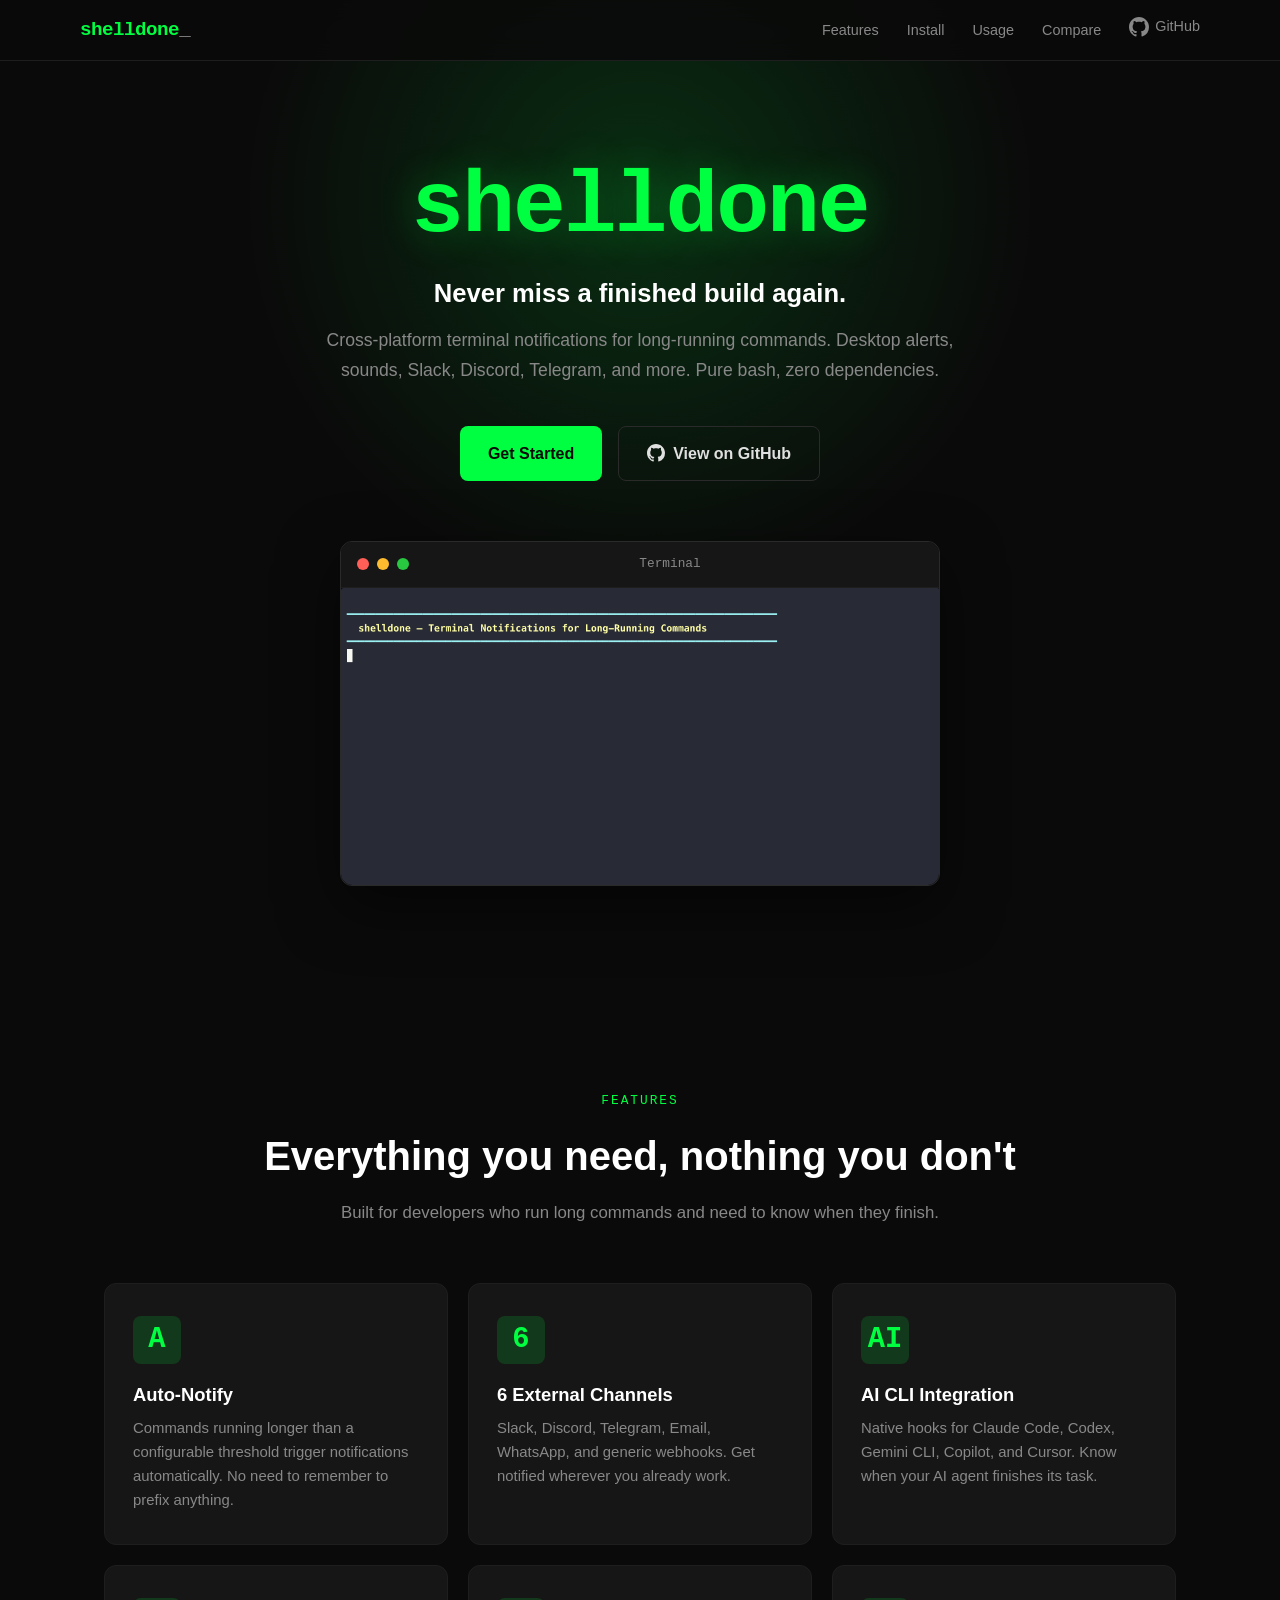
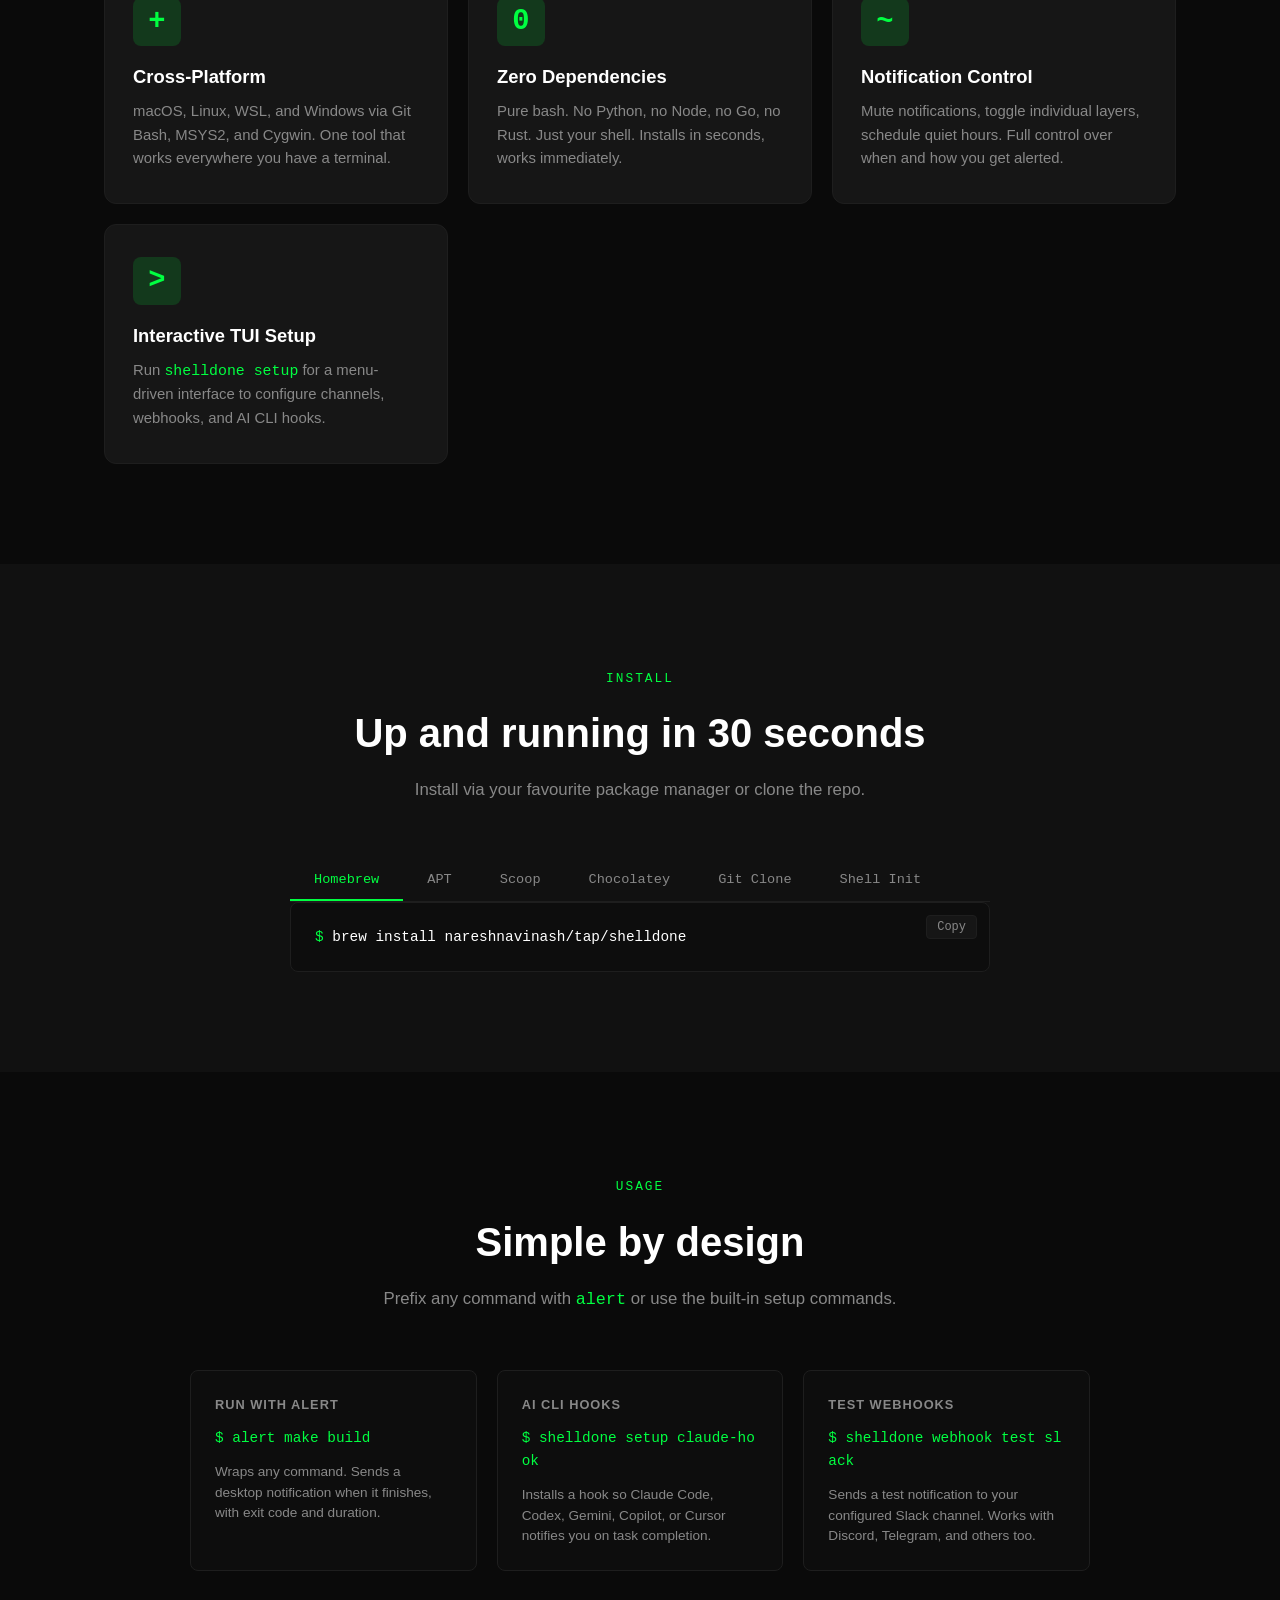
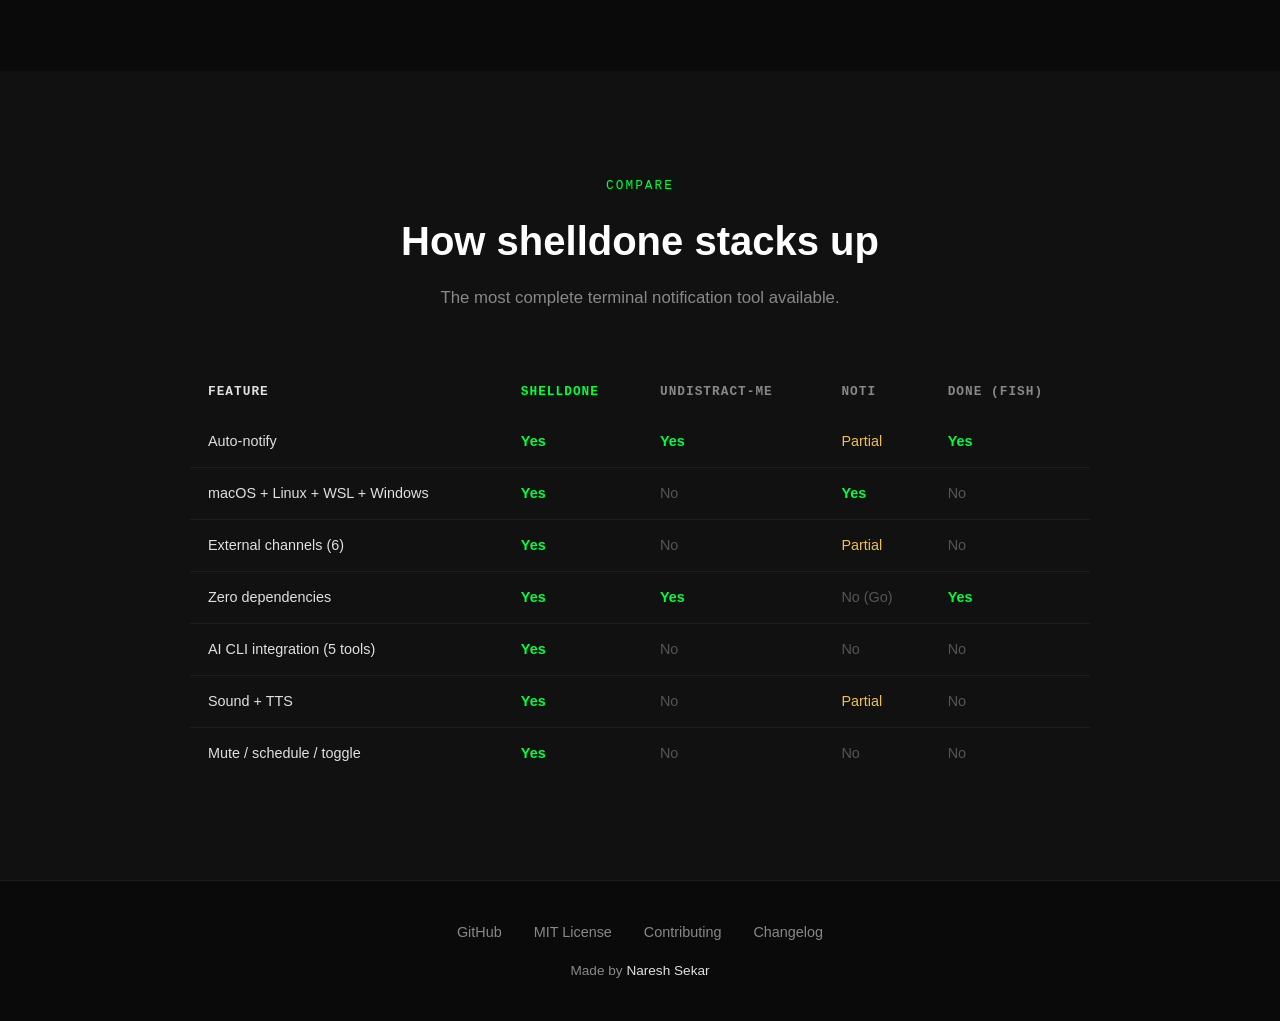
<file: index.html>
<!DOCTYPE html>
<html lang="en">
<head>
  <meta charset="UTF-8">
  <meta name="viewport" content="width=device-width, initial-scale=1.0">
  <title>shelldone — Terminal notifications for long-running commands</title>
  <meta name="description" content="Cross-platform terminal notification system. Desktop alerts, sounds, Slack, Discord, Telegram, Email, WhatsApp. Pure bash, zero deps. AI CLI hooks.">
  <meta name="keywords" content="terminal notifications, bash, shell, long-running commands, desktop alerts, slack, discord, telegram, CLI, developer tools">
  <meta name="author" content="Naresh Sekar">
  <meta name="theme-color" content="#00ff41">

  <!-- Open Graph -->
  <meta property="og:type" content="website">
  <meta property="og:title" content="shelldone — Terminal notifications for long-running commands">
  <meta property="og:description" content="Cross-platform terminal notification system. Desktop alerts, sounds, Slack, Discord, Telegram, Email, WhatsApp. Pure bash, zero deps. AI CLI hooks.">
  <meta property="og:url" content="https://nareshnavinash.github.io/shelldone/">
  <meta property="og:site_name" content="shelldone">
  <meta property="og:image" content="https://nareshnavinash.github.io/shelldone/og-image.png">
  <meta property="og:image:width" content="1200">
  <meta property="og:image:height" content="630">

  <!-- Twitter Card -->
  <meta name="twitter:card" content="summary_large_image">
  <meta name="twitter:title" content="shelldone — Terminal notifications for long-running commands">
  <meta name="twitter:description" content="Cross-platform terminal notification system. Desktop alerts, sounds, Slack, Discord, Telegram, Email, WhatsApp. Pure bash, zero deps. AI CLI hooks.">
  <meta name="twitter:image" content="https://nareshnavinash.github.io/shelldone/og-image.png">

  <link rel="icon" type="image/svg+xml" href="favicon.svg">
  <link rel="canonical" href="https://nareshnavinash.github.io/shelldone/">
  <link rel="stylesheet" href="style.css">

  <!-- Structured data -->
  <script type="application/ld+json">
  {
    "@context": "https://schema.org",
    "@type": "SoftwareApplication",
    "name": "shelldone",
    "description": "Cross-platform terminal notification system. Desktop alerts, sounds, Slack, Discord, Telegram, Email, WhatsApp. Pure bash, zero dependencies.",
    "applicationCategory": "DeveloperApplication",
    "operatingSystem": "macOS, Linux, WSL, Windows",
    "url": "https://nareshnavinash.github.io/shelldone/",
    "downloadUrl": "https://github.com/nareshnavinash/shelldone",
    "softwareVersion": "1.3.1",
    "license": "https://opensource.org/licenses/MIT",
    "author": {
      "@type": "Person",
      "name": "Naresh Sekar",
      "url": "https://github.com/nareshnavinash"
    },
    "offers": {
      "@type": "Offer",
      "price": "0",
      "priceCurrency": "USD"
    }
  }
  </script>
</head>
<body>

  <!-- Skip to main content for keyboard users -->
  <a href="#top" class="skip-nav">Skip to content</a>

  <!-- ===== Navigation ===== -->
  <nav class="nav" role="navigation" aria-label="Main navigation">
    <div class="nav__inner">
      <a href="#" class="nav__logo" aria-label="shelldone home">shelldone<span>_</span></a>
      <button class="nav__toggle" aria-label="Toggle navigation menu" aria-expanded="false">
        <span></span>
        <span></span>
        <span></span>
      </button>
      <ul class="nav__links">
        <li><a href="#features">Features</a></li>
        <li><a href="#install">Install</a></li>
        <li><a href="#demo">Usage</a></li>
        <li><a href="#compare">Compare</a></li>
        <li>
          <a href="https://github.com/nareshnavinash/shelldone" class="nav__github" aria-label="View on GitHub">
            <svg viewBox="0 0 16 16" aria-hidden="true"><path d="M8 0C3.58 0 0 3.58 0 8c0 3.54 2.29 6.53 5.47 7.59.4.07.55-.17.55-.38 0-.19-.01-.82-.01-1.49-2.01.37-2.53-.49-2.69-.94-.09-.23-.48-.94-.82-1.13-.28-.15-.68-.52-.01-.53.63-.01 1.08.58 1.23.82.72 1.21 1.87.87 2.33.66.07-.52.28-.87.51-1.07-1.78-.2-3.64-.89-3.64-3.95 0-.87.31-1.59.82-2.15-.08-.2-.36-1.02.08-2.12 0 0 .67-.21 2.2.82.64-.18 1.32-.27 2-.27.68 0 1.36.09 2 .27 1.53-1.04 2.2-.82 2.2-.82.44 1.1.16 1.92.08 2.12.51.56.82 1.27.82 2.15 0 3.07-1.87 3.75-3.65 3.95.29.25.54.73.54 1.48 0 1.07-.01 1.93-.01 2.2 0 .21.15.46.55.38A8.013 8.013 0 0016 8c0-4.42-3.58-8-8-8z"/></svg>
            GitHub
          </a>
        </li>
      </ul>
    </div>
  </nav>

  <!-- ===== Hero ===== -->
  <header class="hero" id="top">
    <div class="container hero__content">
      <h1 class="hero__title">shelldone</h1>
      <p class="hero__tagline">Never miss a finished build again.</p>
      <p class="hero__subtitle">Cross-platform terminal notifications for long-running commands. Desktop alerts, sounds, Slack, Discord, Telegram, and more. Pure bash, zero dependencies.</p>
      <div class="hero__buttons">
        <a href="#install" class="btn btn--primary">Get Started</a>
        <a href="https://github.com/nareshnavinash/shelldone" class="btn btn--secondary">
          <svg viewBox="0 0 16 16" aria-hidden="true"><path d="M8 0C3.58 0 0 3.58 0 8c0 3.54 2.29 6.53 5.47 7.59.4.07.55-.17.55-.38 0-.19-.01-.82-.01-1.49-2.01.37-2.53-.49-2.69-.94-.09-.23-.48-.94-.82-1.13-.28-.15-.68-.52-.01-.53.63-.01 1.08.58 1.23.82.72 1.21 1.87.87 2.33.66.07-.52.28-.87.51-1.07-1.78-.2-3.64-.89-3.64-3.95 0-.87.31-1.59.82-2.15-.08-.2-.36-1.02.08-2.12 0 0 .67-.21 2.2.82.64-.18 1.32-.27 2-.27.68 0 1.36.09 2 .27 1.53-1.04 2.2-.82 2.2-.82.44 1.1.16 1.92.08 2.12.51.56.82 1.27.82 2.15 0 3.07-1.87 3.75-3.65 3.95.29.25.54.73.54 1.48 0 1.07-.01 1.93-.01 2.2 0 .21.15.46.55.38A8.013 8.013 0 0016 8c0-4.42-3.58-8-8-8z"/></svg>
          View on GitHub
        </a>
      </div>

      <!-- Demo GIF -->
      <div class="terminal" role="img" aria-label="Terminal demo showing shelldone in action">
        <div class="terminal__header">
          <span class="terminal__dot terminal__dot--red" aria-hidden="true"></span>
          <span class="terminal__dot terminal__dot--yellow" aria-hidden="true"></span>
          <span class="terminal__dot terminal__dot--green" aria-hidden="true"></span>
          <span class="terminal__title">Terminal</span>
        </div>
        <img src="demo.gif" alt="shelldone demo — terminal notifications for long-running commands" class="terminal__gif" loading="lazy">
      </div>
    </div>
  </header>

  <!-- ===== Features ===== -->
  <section class="section" id="features">
    <div class="container">
      <div class="section__header fade-in">
        <span class="section__label">Features</span>
        <h2 class="section__title">Everything you need, nothing you don't</h2>
        <p class="section__subtitle">Built for developers who run long commands and need to know when they finish.</p>
      </div>

      <div class="features__grid">
        <article class="feature-card fade-in">
          <span class="feature-card__icon" aria-hidden="true">A</span>
          <h3 class="feature-card__title">Auto-Notify</h3>
          <p class="feature-card__text">Commands running longer than a configurable threshold trigger notifications automatically. No need to remember to prefix anything.</p>
        </article>

        <article class="feature-card fade-in">
          <span class="feature-card__icon" aria-hidden="true">6</span>
          <h3 class="feature-card__title">6 External Channels</h3>
          <p class="feature-card__text">Slack, Discord, Telegram, Email, WhatsApp, and generic webhooks. Get notified wherever you already work.</p>
        </article>

        <article class="feature-card fade-in">
          <span class="feature-card__icon" aria-hidden="true">AI</span>
          <h3 class="feature-card__title">AI CLI Integration</h3>
          <p class="feature-card__text">Native hooks for Claude Code, Codex, Gemini CLI, Copilot, and Cursor. Know when your AI agent finishes its task.</p>
        </article>

        <article class="feature-card fade-in">
          <span class="feature-card__icon" aria-hidden="true">+</span>
          <h3 class="feature-card__title">Cross-Platform</h3>
          <p class="feature-card__text">macOS, Linux, WSL, and Windows via Git Bash, MSYS2, and Cygwin. One tool that works everywhere you have a terminal.</p>
        </article>

        <article class="feature-card fade-in">
          <span class="feature-card__icon" aria-hidden="true">0</span>
          <h3 class="feature-card__title">Zero Dependencies</h3>
          <p class="feature-card__text">Pure bash. No Python, no Node, no Go, no Rust. Just your shell. Installs in seconds, works immediately.</p>
        </article>

        <article class="feature-card fade-in">
          <span class="feature-card__icon" aria-hidden="true">~</span>
          <h3 class="feature-card__title">Notification Control</h3>
          <p class="feature-card__text">Mute notifications, toggle individual layers, schedule quiet hours. Full control over when and how you get alerted.</p>
        </article>

        <article class="feature-card fade-in">
          <span class="feature-card__icon" aria-hidden="true">></span>
          <h3 class="feature-card__title">Interactive TUI Setup</h3>
          <p class="feature-card__text">Run <code style="font-family: var(--font-mono); color: var(--green);">shelldone setup</code> for a menu-driven interface to configure channels, webhooks, and AI CLI hooks.</p>
        </article>
      </div>
    </div>
  </section>

  <!-- ===== Install ===== -->
  <section class="section section--alt" id="install">
    <div class="container">
      <div class="section__header fade-in">
        <span class="section__label">Install</span>
        <h2 class="section__title">Up and running in 30 seconds</h2>
        <p class="section__subtitle">Install via your favourite package manager or clone the repo.</p>
      </div>

      <div class="fade-in">
        <div class="install__tabs" role="tablist" aria-label="Installation methods">
          <button class="install__tab active" role="tab" aria-selected="true" aria-controls="panel-brew" id="tab-brew">Homebrew</button>
          <button class="install__tab" role="tab" aria-selected="false" aria-controls="panel-apt" id="tab-apt">APT</button>
          <button class="install__tab" role="tab" aria-selected="false" aria-controls="panel-scoop" id="tab-scoop">Scoop</button>
          <button class="install__tab" role="tab" aria-selected="false" aria-controls="panel-choco" id="tab-choco">Chocolatey</button>
          <button class="install__tab" role="tab" aria-selected="false" aria-controls="panel-git" id="tab-git">Git Clone</button>
          <button class="install__tab" role="tab" aria-selected="false" aria-controls="panel-manual" id="tab-manual">Shell Init</button>
        </div>

        <div class="install__panel active" id="panel-brew" role="tabpanel" aria-labelledby="tab-brew">
          <div class="code-block">
            <button class="code-block__copy" aria-label="Copy to clipboard" data-copy="brew install nareshnavinash/tap/shelldone">Copy</button>
            <code><span class="code-prompt">$ </span><span class="code-cmd">brew install nareshnavinash/tap/shelldone</span></code>
          </div>
        </div>

        <div class="install__panel" id="panel-apt" role="tabpanel" aria-labelledby="tab-apt">
          <div class="code-block">
            <button class="code-block__copy" aria-label="Copy to clipboard" data-copy='curl -fsSL https://nareshnavinash.github.io/shelldone/KEY.gpg \
  | sudo gpg --dearmor -o /usr/share/keyrings/shelldone-archive-keyring.gpg

echo "deb [signed-by=/usr/share/keyrings/shelldone-archive-keyring.gpg] \
  https://nareshnavinash.github.io/shelldone stable main" \
  | sudo tee /etc/apt/sources.list.d/shelldone.list

sudo apt update && sudo apt install shelldone'>Copy</button>
            <code><span class="code-prompt">$ </span><span class="code-cmd">curl -fsSL https://nareshnavinash.github.io/shelldone/KEY.gpg \</span>
    <span class="code-cmd">| sudo gpg --dearmor -o /usr/share/keyrings/shelldone-archive-keyring.gpg</span>

<span class="code-prompt">$ </span><span class="code-cmd">echo "deb [signed-by=/usr/share/keyrings/shelldone-archive-keyring.gpg] \</span>
    <span class="code-cmd">https://nareshnavinash.github.io/shelldone stable main" \</span>
    <span class="code-cmd">| sudo tee /etc/apt/sources.list.d/shelldone.list</span>

<span class="code-prompt">$ </span><span class="code-cmd">sudo apt update && sudo apt install shelldone</span></code>
          </div>
        </div>

        <div class="install__panel" id="panel-scoop" role="tabpanel" aria-labelledby="tab-scoop">
          <div class="code-block">
            <button class="code-block__copy" aria-label="Copy to clipboard" data-copy="scoop bucket add shelldone https://github.com/nareshnavinash/scoop-bucket
scoop install shelldone">Copy</button>
            <code><span class="code-prompt">$ </span><span class="code-cmd">scoop bucket add shelldone https://github.com/nareshnavinash/scoop-bucket</span>
<span class="code-prompt">$ </span><span class="code-cmd">scoop install shelldone</span></code>
          </div>
        </div>

        <div class="install__panel" id="panel-choco" role="tabpanel" aria-labelledby="tab-choco">
          <div class="code-block">
            <button class="code-block__copy" aria-label="Copy to clipboard" data-copy="choco install shelldone">Copy</button>
            <code><span class="code-prompt">$ </span><span class="code-cmd">choco install shelldone</span></code>
          </div>
        </div>

        <div class="install__panel" id="panel-git" role="tabpanel" aria-labelledby="tab-git">
          <div class="code-block">
            <button class="code-block__copy" aria-label="Copy to clipboard" data-copy="git clone https://github.com/nareshnavinash/shelldone.git
cd shelldone && ./install.sh">Copy</button>
            <code><span class="code-prompt">$ </span><span class="code-cmd">git clone https://github.com/nareshnavinash/shelldone.git</span>
<span class="code-prompt">$ </span><span class="code-cmd">cd shelldone && ./install.sh</span></code>
          </div>
        </div>

        <div class="install__panel" id="panel-manual" role="tabpanel" aria-labelledby="tab-manual">
          <div class="code-block">
            <button class="code-block__copy" aria-label="Copy to clipboard" data-copy='eval "$(shelldone init zsh)"    # for zsh
eval "$(shelldone init bash)"   # for bash'>Copy</button>
            <code><span class="code-comment"># Add to your .zshrc or .bashrc</span>
<span class="code-prompt">$ </span><span class="code-cmd">eval "$(shelldone init zsh)"</span>   <span class="code-comment"># for zsh</span>
<span class="code-prompt">$ </span><span class="code-cmd">eval "$(shelldone init bash)"</span>  <span class="code-comment"># for bash</span>

<span class="code-comment"># Or auto-configure everything</span>
<span class="code-prompt">$ </span><span class="code-cmd">shelldone setup</span></code>
          </div>
        </div>
      </div>
    </div>
  </section>

  <!-- ===== Quick Demo ===== -->
  <section class="section" id="demo">
    <div class="container">
      <div class="section__header fade-in">
        <span class="section__label">Usage</span>
        <h2 class="section__title">Simple by design</h2>
        <p class="section__subtitle">Prefix any command with <code style="font-family: var(--font-mono); color: var(--green);">alert</code> or use the built-in setup commands.</p>
      </div>

      <div class="demo__grid">
        <article class="demo-card fade-in">
          <p class="demo-card__label">Run with alert</p>
          <p class="demo-card__code">$ alert make build</p>
          <p class="demo-card__desc">Wraps any command. Sends a desktop notification when it finishes, with exit code and duration.</p>
        </article>

        <article class="demo-card fade-in">
          <p class="demo-card__label">AI CLI hooks</p>
          <p class="demo-card__code">$ shelldone setup claude-hook</p>
          <p class="demo-card__desc">Installs a hook so Claude Code, Codex, Gemini, Copilot, or Cursor notifies you on task completion.</p>
        </article>

        <article class="demo-card fade-in">
          <p class="demo-card__label">Test webhooks</p>
          <p class="demo-card__code">$ shelldone webhook test slack</p>
          <p class="demo-card__desc">Sends a test notification to your configured Slack channel. Works with Discord, Telegram, and others too.</p>
        </article>
      </div>
    </div>
  </section>

  <!-- ===== Comparison ===== -->
  <section class="section section--alt" id="compare">
    <div class="container">
      <div class="section__header fade-in">
        <span class="section__label">Compare</span>
        <h2 class="section__title">How shelldone stacks up</h2>
        <p class="section__subtitle">The most complete terminal notification tool available.</p>
      </div>

      <div class="comparison fade-in">
        <table role="table">
          <thead>
            <tr>
              <th scope="col">Feature</th>
              <th scope="col" class="highlight">shelldone</th>
              <th scope="col">undistract-me</th>
              <th scope="col">noti</th>
              <th scope="col">done (fish)</th>
            </tr>
          </thead>
          <tbody>
            <tr>
              <td>Auto-notify</td>
              <td class="yes">Yes</td>
              <td class="yes">Yes</td>
              <td class="partial">Partial</td>
              <td class="yes">Yes</td>
            </tr>
            <tr>
              <td>macOS + Linux + WSL + Windows</td>
              <td class="yes">Yes</td>
              <td class="no">No</td>
              <td class="yes">Yes</td>
              <td class="no">No</td>
            </tr>
            <tr>
              <td>External channels (6)</td>
              <td class="yes">Yes</td>
              <td class="no">No</td>
              <td class="partial">Partial</td>
              <td class="no">No</td>
            </tr>
            <tr>
              <td>Zero dependencies</td>
              <td class="yes">Yes</td>
              <td class="yes">Yes</td>
              <td class="no">No (Go)</td>
              <td class="yes">Yes</td>
            </tr>
            <tr>
              <td>AI CLI integration (5 tools)</td>
              <td class="yes">Yes</td>
              <td class="no">No</td>
              <td class="no">No</td>
              <td class="no">No</td>
            </tr>
            <tr>
              <td>Sound + TTS</td>
              <td class="yes">Yes</td>
              <td class="no">No</td>
              <td class="partial">Partial</td>
              <td class="no">No</td>
            </tr>
            <tr>
              <td>Mute / schedule / toggle</td>
              <td class="yes">Yes</td>
              <td class="no">No</td>
              <td class="no">No</td>
              <td class="no">No</td>
            </tr>
          </tbody>
        </table>
      </div>
    </div>
  </section>

  <!-- ===== Footer ===== -->
  <footer class="footer">
    <div class="container">
      <nav class="footer__links" aria-label="Footer navigation">
        <a href="https://github.com/nareshnavinash/shelldone">GitHub</a>
        <a href="https://github.com/nareshnavinash/shelldone/blob/main/LICENSE">MIT License</a>
        <a href="https://github.com/nareshnavinash/shelldone/blob/main/CONTRIBUTING.md">Contributing</a>
        <a href="https://github.com/nareshnavinash/shelldone/blob/main/CHANGELOG.md">Changelog</a>
      </nav>
      <p class="footer__copy">Made by <a href="https://github.com/nareshnavinash">Naresh Sekar</a></p>
    </div>
  </footer>

  <!-- ===== Minimal JS: typing animation, tabs, copy, scroll fade-in, mobile nav ===== -->
  <script>
    (function () {
      "use strict";

      // --- Install tabs ---
      var tabs = document.querySelectorAll(".install__tab");
      var panels = document.querySelectorAll(".install__panel");

      tabs.forEach(function (tab) {
        tab.addEventListener("click", function () {
          tabs.forEach(function (t) {
            t.classList.remove("active");
            t.setAttribute("aria-selected", "false");
          });
          panels.forEach(function (p) {
            p.classList.remove("active");
          });

          tab.classList.add("active");
          tab.setAttribute("aria-selected", "true");

          var panelId = tab.getAttribute("aria-controls");
          var panel = document.getElementById(panelId);
          if (panel) panel.classList.add("active");
        });
      });

      // --- Copy buttons ---
      document.querySelectorAll(".code-block__copy").forEach(function (btn) {
        btn.addEventListener("click", function () {
          var text = btn.getAttribute("data-copy");
          if (!text) {
            var codeEl = btn.parentElement.querySelector("code");
            text = codeEl ? codeEl.textContent.replace(/^\$ /gm, "").trim() : "";
          }

          if (navigator.clipboard) {
            navigator.clipboard.writeText(text).then(function () {
              btn.textContent = "Copied!";
              btn.classList.add("copied");
              setTimeout(function () {
                btn.textContent = "Copy";
                btn.classList.remove("copied");
              }, 2000);
            });
          }
        });
      });

      // --- Fade-in on scroll ---
      var fadeEls = document.querySelectorAll(".fade-in");

      function checkFade() {
        var trigger = window.innerHeight * 0.88;
        fadeEls.forEach(function (el) {
          var rect = el.getBoundingClientRect();
          if (rect.top < trigger) {
            el.classList.add("visible");
          }
        });
      }

      window.addEventListener("scroll", checkFade, { passive: true });
      window.addEventListener("load", checkFade);
      checkFade();

      // --- Mobile nav toggle ---
      var toggle = document.querySelector(".nav__toggle");
      var navLinks = document.querySelector(".nav__links");

      if (toggle && navLinks) {
        toggle.addEventListener("click", function () {
          var isOpen = navLinks.classList.toggle("open");
          toggle.setAttribute("aria-expanded", isOpen ? "true" : "false");
        });

        // Close nav when a link is clicked
        navLinks.querySelectorAll("a").forEach(function (link) {
          link.addEventListener("click", function () {
            navLinks.classList.remove("open");
            toggle.setAttribute("aria-expanded", "false");
          });
        });
      }
    })();
  </script>

</body>
</html>
</file>
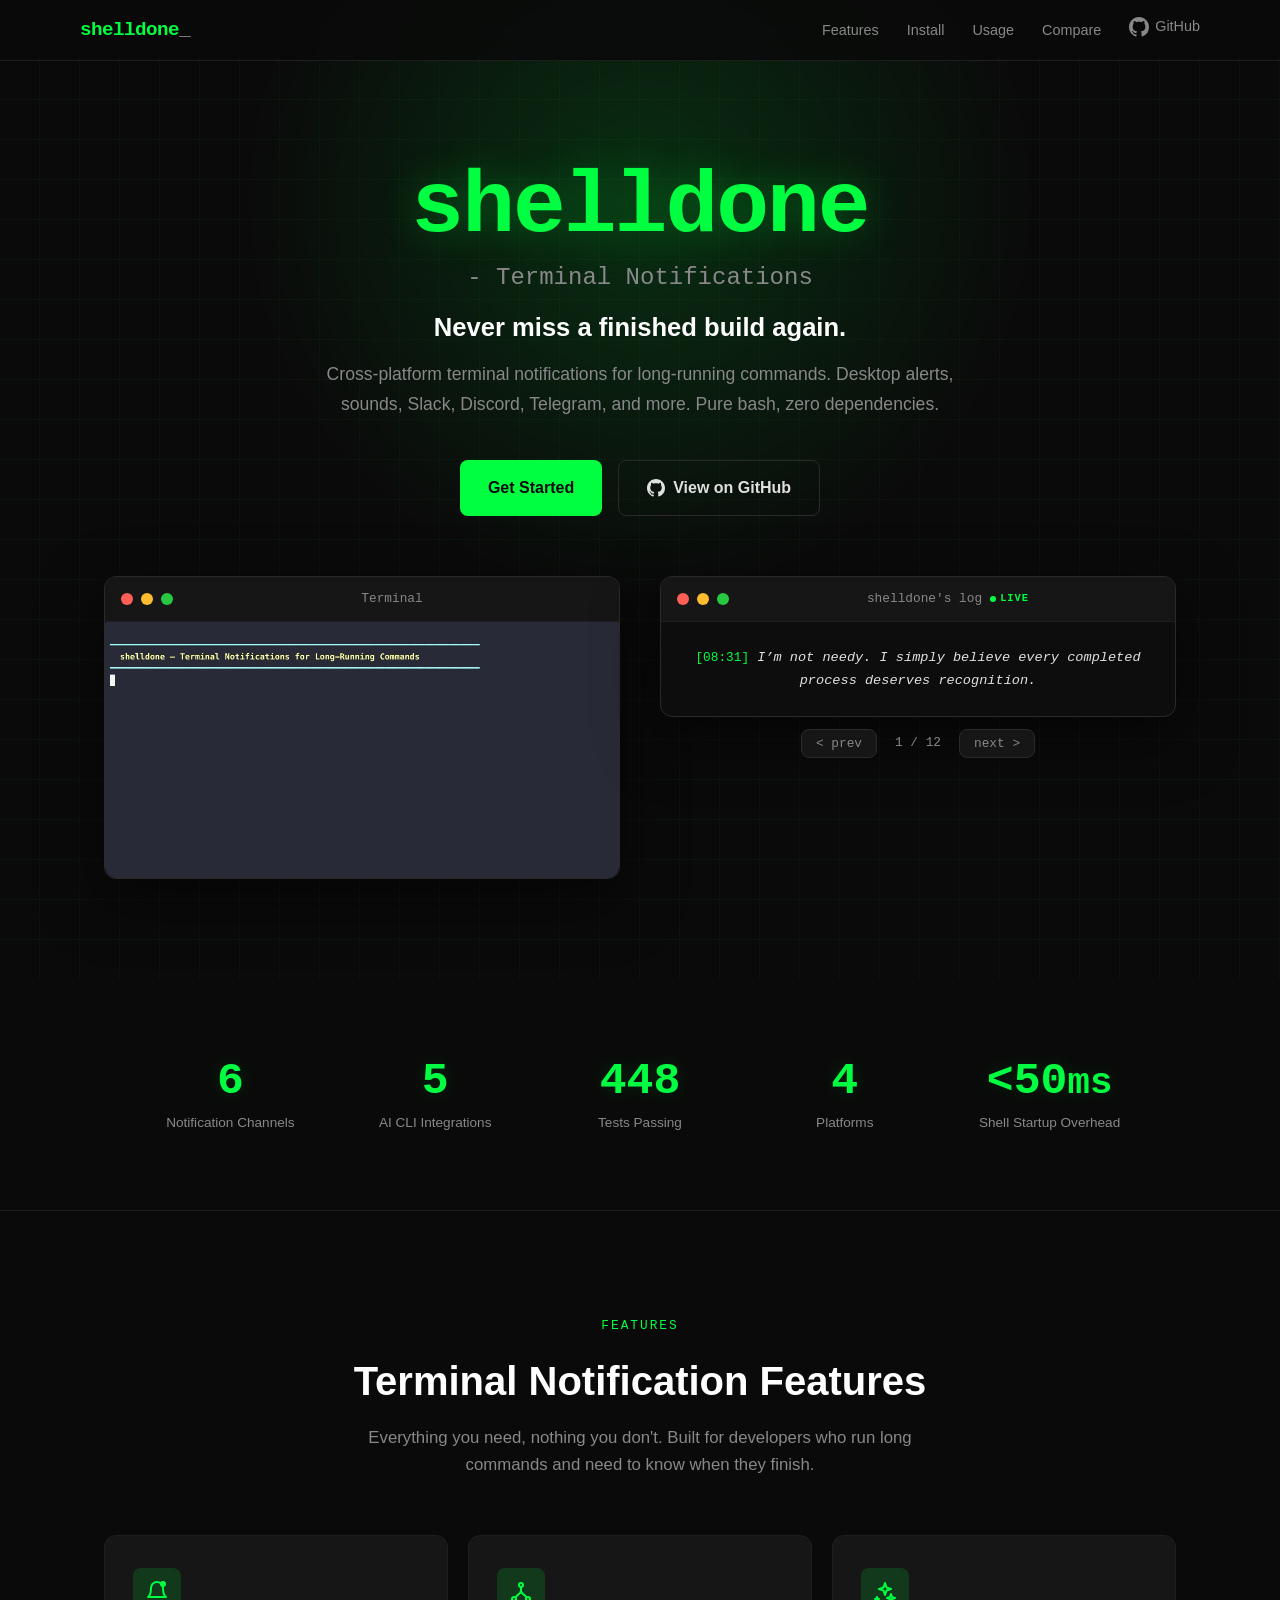
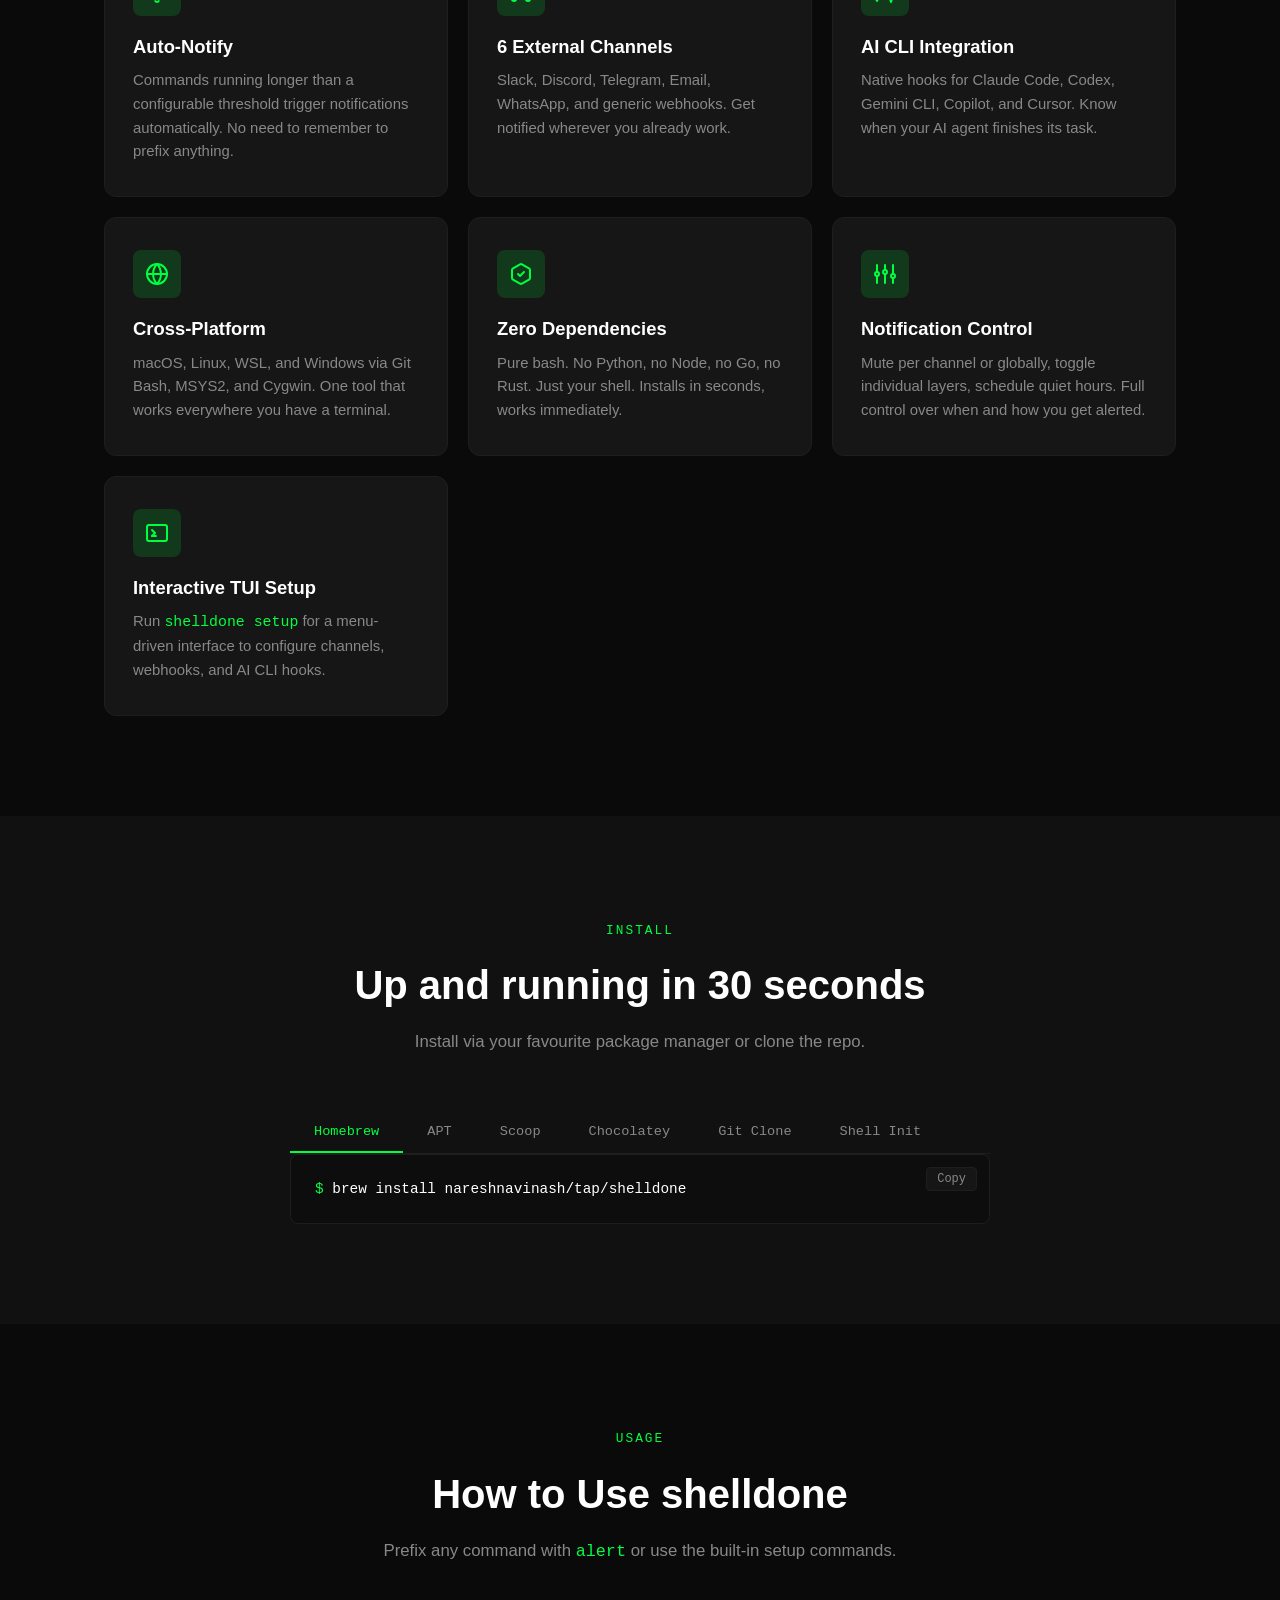
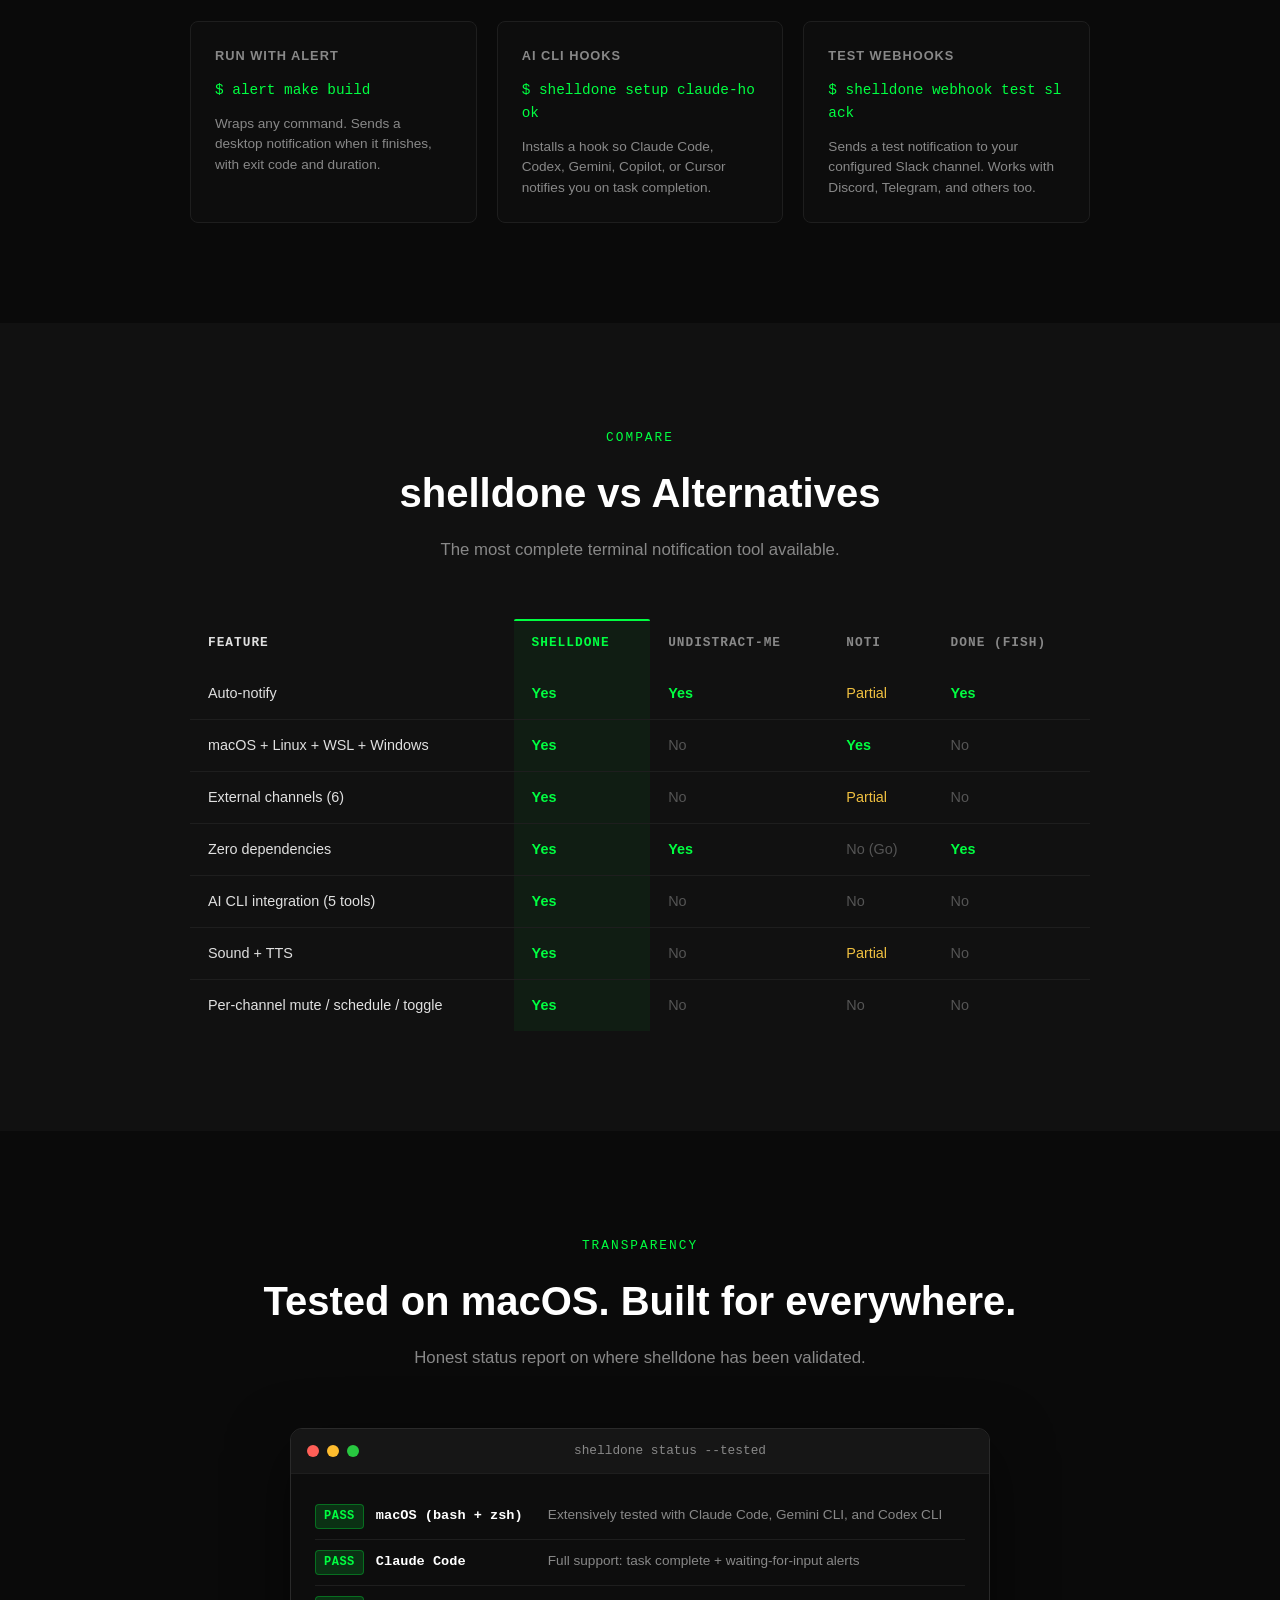
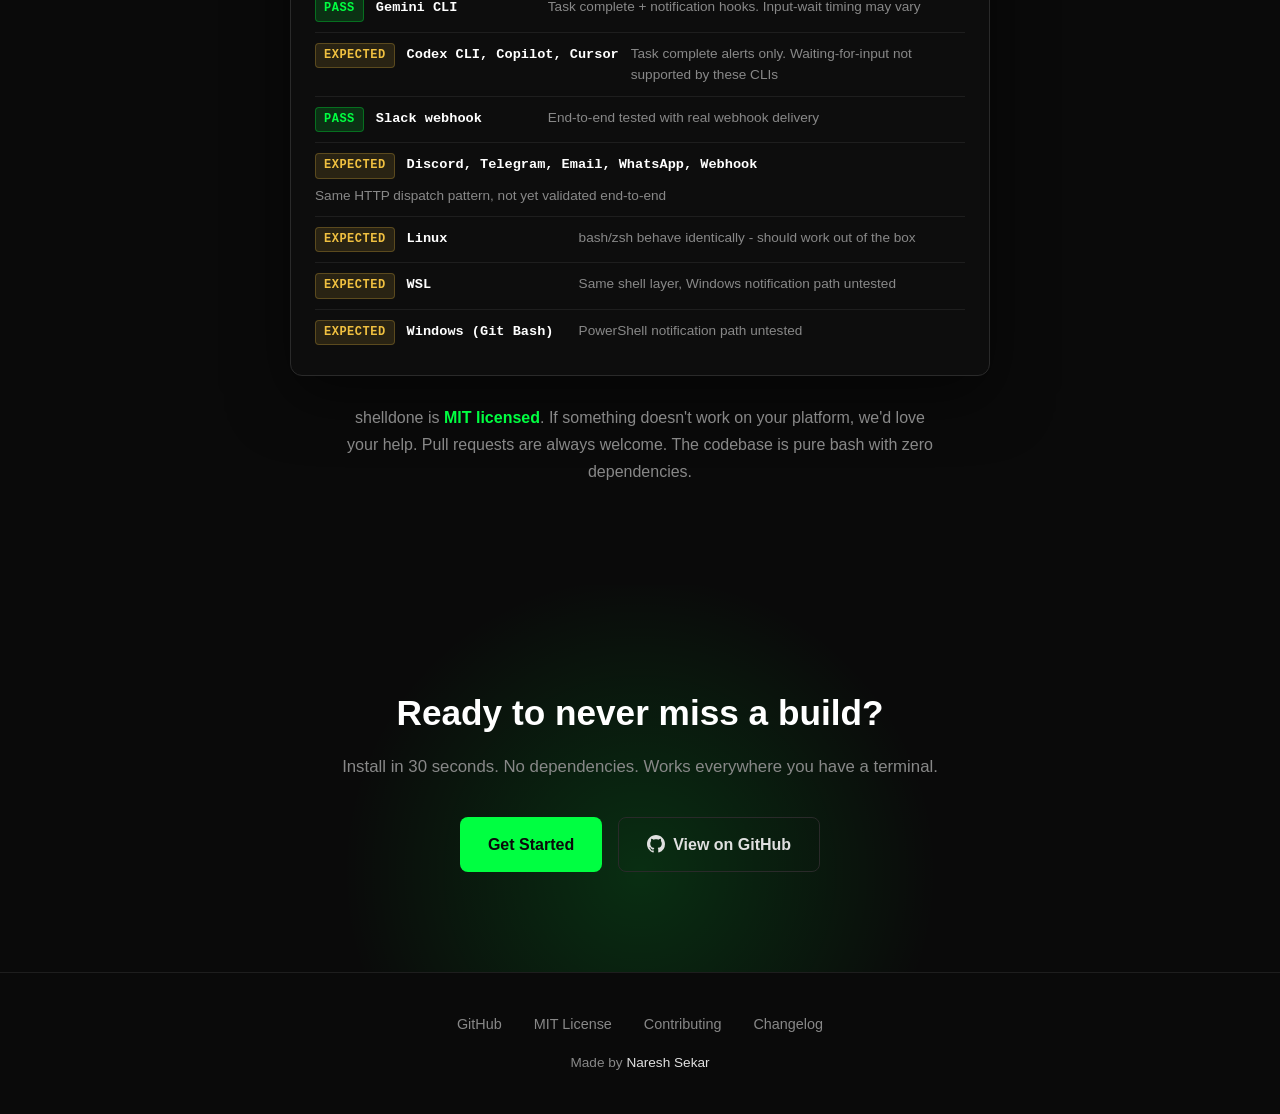
<file: docs/index.html>
<!DOCTYPE html>
<html lang="en">
<head>
  <meta charset="UTF-8">
  <meta name="viewport" content="width=device-width, initial-scale=1.0">
  <title>shelldone - Terminal notifications for long-running commands</title>
  <meta name="description" content="Never miss a finished build again. shelldone sends desktop alerts, Slack, Discord, Telegram, and email notifications when long-running terminal commands complete. Pure bash, zero dependencies. Install in 30 seconds.">
  <meta name="keywords" content="terminal notifications, bash, shell, long-running commands, desktop alerts, slack, discord, telegram, CLI, developer tools">
  <meta name="author" content="Naresh Sekar">
  <meta name="theme-color" content="#00ff41">

  <!-- Open Graph -->
  <meta property="og:type" content="website">
  <meta property="og:title" content="shelldone - Terminal notifications for long-running commands">
  <meta property="og:description" content="Never miss a finished build again. shelldone sends desktop alerts, Slack, Discord, Telegram, and email notifications when long-running terminal commands complete. Pure bash, zero dependencies. Install in 30 seconds.">
  <meta property="og:url" content="https://nareshnavinash.github.io/shelldone/">
  <meta property="og:site_name" content="shelldone">

  <!-- Open Graph image -->
  <meta property="og:image" content="https://nareshnavinash.github.io/shelldone/og-image.png">
  <meta property="og:image:width" content="1200">
  <meta property="og:image:height" content="630">
  <meta property="og:locale" content="en_US">
  <meta property="og:image:alt" content="shelldone - terminal notification system for long-running commands">

  <!-- Twitter Card -->
  <meta name="twitter:card" content="summary_large_image">
  <meta name="twitter:title" content="shelldone - Terminal notifications for long-running commands">
  <meta name="twitter:description" content="Never miss a finished build again. shelldone sends desktop alerts, Slack, Discord, Telegram, and email notifications when long-running terminal commands complete. Pure bash, zero dependencies. Install in 30 seconds.">
  <meta name="twitter:image" content="https://nareshnavinash.github.io/shelldone/og-image.png">

  <link rel="icon" type="image/svg+xml" href="favicon.svg">
  <link rel="canonical" href="https://nareshnavinash.github.io/shelldone/">
  <link rel="stylesheet" href="style.css">

  <!-- Structured data -->
  <script type="application/ld+json">
  {
    "@context": "https://schema.org",
    "@type": "SoftwareApplication",
    "name": "shelldone",
    "description": "Cross-platform terminal notification system. Desktop alerts, sounds, Slack, Discord, Telegram, Email, WhatsApp. Pure bash, zero dependencies.",
    "applicationCategory": "DeveloperApplication",
    "operatingSystem": "macOS, Linux, WSL, Windows",
    "url": "https://nareshnavinash.github.io/shelldone/",
    "downloadUrl": "https://github.com/nareshnavinash/shelldone",
    "softwareVersion": "1.4.0",
    "license": "https://opensource.org/licenses/MIT",
    "author": {
      "@type": "Person",
      "name": "Naresh Sekar",
      "url": "https://github.com/nareshnavinash"
    },
    "offers": {
      "@type": "Offer",
      "price": "0",
      "priceCurrency": "USD"
    },
    "sameAs": "https://github.com/nareshnavinash/shelldone",
    "screenshot": "https://nareshnavinash.github.io/shelldone/demo.gif",
    "datePublished": "2026-03-15"
  }
  </script>
  <script type="application/ld+json">
  {
    "@context": "https://schema.org",
    "@type": "FAQPage",
    "mainEntity": [
      {
        "@type": "Question",
        "name": "How do I install shelldone?",
        "acceptedAnswer": {
          "@type": "Answer",
          "text": "Install via Homebrew (brew install nareshnavinash/tap/shelldone), APT on Debian/Ubuntu, Scoop on Windows, or clone from GitHub and run ./install.sh. After installation, run shelldone setup to configure shell integration and AI CLI hooks."
        }
      },
      {
        "@type": "Question",
        "name": "What shells and platforms does shelldone support?",
        "acceptedAnswer": {
          "@type": "Answer",
          "text": "shelldone works with bash and zsh on macOS, Linux, WSL, and Windows (Git Bash, MSYS2, Cygwin). It uses platform-native notification tools: osascript on macOS, notify-send on Linux, and BurntToast/PowerShell on Windows."
        }
      },
      {
        "@type": "Question",
        "name": "How do I set up Slack notifications with shelldone?",
        "acceptedAnswer": {
          "@type": "Answer",
          "text": "Create a Slack app at api.slack.com/apps, enable Incoming Webhooks, and set the webhook URL: export SHELLDONE_SLACK_WEBHOOK='https://hooks.slack.com/services/...'. Test with: shelldone webhook test slack."
        }
      },
      {
        "@type": "Question",
        "name": "Does shelldone work with AI coding tools?",
        "acceptedAnswer": {
          "@type": "Answer",
          "text": "Yes. shelldone has native hook integration with Claude Code, Codex CLI, Gemini CLI, GitHub Copilot CLI, and Cursor. Run shelldone setup ai-hooks to install hooks for all detected AI CLIs. You get notified when your AI assistant finishes a task."
        }
      },
      {
        "@type": "Question",
        "name": "Does shelldone slow down my shell?",
        "acceptedAnswer": {
          "@type": "Answer",
          "text": "No. shelldone adds less than 50ms to shell startup time. It uses lazy loading for external notification modules and runs all notification delivery in the background so your shell prompt is never blocked."
        }
      }
    ]
  }
  </script>
  <noscript><style>.fade-in { opacity: 1 !important; transform: none !important; }</style></noscript>
</head>
<body>

  <!-- Skip to main content for keyboard users -->
  <a href="#top" class="skip-nav">Skip to content</a>

  <!-- ===== Navigation ===== -->
  <nav class="nav" role="navigation" aria-label="Main navigation">
    <div class="nav__inner">
      <a href="#" class="nav__logo" aria-label="shelldone home">shelldone<span>_</span></a>
      <button class="nav__toggle" aria-label="Toggle navigation menu" aria-expanded="false">
        <span></span>
        <span></span>
        <span></span>
      </button>
      <ul class="nav__links">
        <li><a href="#features">Features</a></li>
        <li><a href="#install">Install</a></li>
        <li><a href="#demo">Usage</a></li>
        <li><a href="#compare">Compare</a></li>
        <li>
          <a href="https://github.com/nareshnavinash/shelldone" class="nav__github" aria-label="View on GitHub" target="_blank" rel="noopener noreferrer">
            <svg viewBox="0 0 16 16" aria-hidden="true"><path d="M8 0C3.58 0 0 3.58 0 8c0 3.54 2.29 6.53 5.47 7.59.4.07.55-.17.55-.38 0-.19-.01-.82-.01-1.49-2.01.37-2.53-.49-2.69-.94-.09-.23-.48-.94-.82-1.13-.28-.15-.68-.52-.01-.53.63-.01 1.08.58 1.23.82.72 1.21 1.87.87 2.33.66.07-.52.28-.87.51-1.07-1.78-.2-3.64-.89-3.64-3.95 0-.87.31-1.59.82-2.15-.08-.2-.36-1.02.08-2.12 0 0 .67-.21 2.2.82.64-.18 1.32-.27 2-.27.68 0 1.36.09 2 .27 1.53-1.04 2.2-.82 2.2-.82.44 1.1.16 1.92.08 2.12.51.56.82 1.27.82 2.15 0 3.07-1.87 3.75-3.65 3.95.29.25.54.73.54 1.48 0 1.07-.01 1.93-.01 2.2 0 .21.15.46.55.38A8.013 8.013 0 0016 8c0-4.42-3.58-8-8-8z"/></svg>
            GitHub
          </a>
        </li>
      </ul>
    </div>
  </nav>

  <!-- ===== Hero ===== -->
  <header class="hero" id="top">
    <div class="container hero__content">
      <h1 class="hero__title">shelldone<span class="hero__title-sub"> - Terminal Notifications</span></h1>
      <p class="hero__tagline">Never miss a finished build again.</p>
      <p class="hero__subtitle">Cross-platform terminal notifications for long-running commands. Desktop alerts, sounds, Slack, Discord, Telegram, and more. Pure bash, zero dependencies.</p>
      <div class="hero__buttons">
        <a href="#install" class="btn btn--primary">Get Started</a>
        <a href="https://github.com/nareshnavinash/shelldone" class="btn btn--secondary" target="_blank" rel="noopener noreferrer">
          <svg viewBox="0 0 16 16" aria-hidden="true"><path d="M8 0C3.58 0 0 3.58 0 8c0 3.54 2.29 6.53 5.47 7.59.4.07.55-.17.55-.38 0-.19-.01-.82-.01-1.49-2.01.37-2.53-.49-2.69-.94-.09-.23-.48-.94-.82-1.13-.28-.15-.68-.52-.01-.53.63-.01 1.08.58 1.23.82.72 1.21 1.87.87 2.33.66.07-.52.28-.87.51-1.07-1.78-.2-3.64-.89-3.64-3.95 0-.87.31-1.59.82-2.15-.08-.2-.36-1.02.08-2.12 0 0 .67-.21 2.2.82.64-.18 1.32-.27 2-.27.68 0 1.36.09 2 .27 1.53-1.04 2.2-.82 2.2-.82.44 1.1.16 1.92.08 2.12.51.56.82 1.27.82 2.15 0 3.07-1.87 3.75-3.65 3.95.29.25.54.73.54 1.48 0 1.07-.01 1.93-.01 2.2 0 .21.15.46.55.38A8.013 8.013 0 0016 8c0-4.42-3.58-8-8-8z"/></svg>
          View on GitHub
        </a>
      </div>

      <!-- Hero split: Demo GIF + Shelldone's log -->
      <div class="hero__split">
        <div class="hero__split-left">
          <div class="terminal" role="img" aria-label="Terminal demo showing shelldone in action">
            <div class="terminal__header">
              <span class="terminal__dot terminal__dot--red" aria-hidden="true"></span>
              <span class="terminal__dot terminal__dot--yellow" aria-hidden="true"></span>
              <span class="terminal__dot terminal__dot--green" aria-hidden="true"></span>
              <span class="terminal__title">Terminal</span>
            </div>
            <video class="terminal__gif" autoplay loop muted playsinline
                   aria-label="shelldone demo - terminal notifications for long-running commands">
              <source src="demo.webm" type="video/webm">
              <img src="demo.gif" alt="shelldone demo - terminal notifications for long-running commands">
            </video>
          </div>
        </div>
        <div class="hero__split-right">
          <div class="shelldone-log" aria-label="Shelldone's log" role="complementary">
            <div class="shelldone-log__terminal">
              <div class="terminal__header">
                <span class="terminal__dot terminal__dot--red" aria-hidden="true"></span>
                <span class="terminal__dot terminal__dot--yellow" aria-hidden="true"></span>
                <span class="terminal__dot terminal__dot--green" aria-hidden="true"></span>
                <span class="shelldone-log__header-text">
                  shelldone's log
                  <span class="shelldone-log__live" aria-hidden="true">LIVE</span>
                </span>
              </div>
              <div class="shelldone-log__body" id="shelldone-log-body" aria-live="polite">
              </div>
            </div>
            <div class="shelldone-log__nav">
              <button class="shelldone-log__btn" id="shelldone-prev" aria-label="Previous quip">&lt; prev</button>
              <span class="shelldone-log__counter" id="shelldone-counter">1 / 12</span>
              <button class="shelldone-log__btn" id="shelldone-next" aria-label="Next quip">next &gt;</button>
            </div>
          </div>
        </div>
      </div>
    </div>
  </header>

  <main>

  <!-- ===== Stats Bar ===== -->
  <section class="stats fade-in">
    <div class="container">
      <div class="stats__grid">
        <div class="stats__item">
          <span class="stats__number" data-target="6">6</span>
          <span class="stats__label">Notification Channels</span>
        </div>
        <div class="stats__item">
          <span class="stats__number" data-target="5">5</span>
          <span class="stats__label">AI CLI Integrations</span>
        </div>
        <div class="stats__item">
          <span class="stats__number" data-target="452">452</span>
          <span class="stats__label">Tests Passing</span>
        </div>
        <div class="stats__item">
          <span class="stats__number" data-target="4">4</span>
          <span class="stats__label">Platforms</span>
        </div>
        <div class="stats__item">
          <span class="stats__number">&lt;50<small>ms</small></span>
          <span class="stats__label">Shell Startup Overhead</span>
        </div>
      </div>
    </div>
  </section>

  <!-- ===== Features ===== -->
  <section class="section" id="features">
    <div class="container">
      <div class="section__header fade-in">
        <span class="section__label">Features</span>
        <h2 class="section__title">Terminal Notification Features</h2>
        <p class="section__subtitle">Everything you need, nothing you don't. Built for developers who run long commands and need to know when they finish.</p>
      </div>

      <div class="features__grid">
        <article class="feature-card fade-in">
          <span class="feature-card__icon" aria-hidden="true"><svg viewBox="0 0 24 24"><path d="M18 8A6 6 0 0 0 6 8c0 7-3 9-3 9h18s-3-2-3-9"/><path d="M13.73 21a2 2 0 0 1-3.46 0"/><circle cx="18" cy="4" r="3" fill="currentColor" stroke="none"/></svg></span>
          <h3 class="feature-card__title">Auto-Notify</h3>
          <p class="feature-card__text">Commands running longer than a configurable threshold trigger notifications automatically. No need to remember to prefix anything.</p>
        </article>

        <article class="feature-card fade-in">
          <span class="feature-card__icon" aria-hidden="true"><svg viewBox="0 0 24 24"><circle cx="12" cy="5" r="2"/><circle cx="5" cy="19" r="2"/><circle cx="19" cy="19" r="2"/><path d="M12 7v4m-5.2 5.8L11 13m2 0l4.2 3.8"/><circle cx="12" cy="12" r="1.5" fill="currentColor" stroke="none"/></svg></span>
          <h3 class="feature-card__title">6 External Channels</h3>
          <p class="feature-card__text">Slack, Discord, Telegram, Email, WhatsApp, and generic webhooks. Get notified wherever you already work.</p>
        </article>

        <article class="feature-card fade-in">
          <span class="feature-card__icon" aria-hidden="true"><svg viewBox="0 0 24 24"><path d="M12 3l1.5 4.5L18 9l-4.5 1.5L12 15l-1.5-4.5L6 9l4.5-1.5L12 3z"/><path d="M18 14l1 3 3 1-3 1-1 3-1-3-3-1 3-1 1-3z"/><path d="M4 17l.5 1.5L6 19l-1.5.5L4 21l-.5-1.5L2 19l1.5-.5L4 17z"/></svg></span>
          <h3 class="feature-card__title">AI CLI Integration</h3>
          <p class="feature-card__text">Native hooks for Claude Code, Codex, Gemini CLI, Copilot, and Cursor. Know when your AI agent finishes its task.</p>
        </article>

        <article class="feature-card fade-in">
          <span class="feature-card__icon" aria-hidden="true"><svg viewBox="0 0 24 24"><circle cx="12" cy="12" r="10"/><path d="M2 12h20"/><path d="M12 2a15.3 15.3 0 0 1 4 10 15.3 15.3 0 0 1-4 10 15.3 15.3 0 0 1-4-10 15.3 15.3 0 0 1 4-10z"/></svg></span>
          <h3 class="feature-card__title">Cross-Platform</h3>
          <p class="feature-card__text">macOS, Linux, WSL, and Windows via Git Bash, MSYS2, and Cygwin. One tool that works everywhere you have a terminal.</p>
        </article>

        <article class="feature-card fade-in">
          <span class="feature-card__icon" aria-hidden="true"><svg viewBox="0 0 24 24"><path d="M21 16V8a2 2 0 0 0-1-1.73l-7-4a2 2 0 0 0-2 0l-7 4A2 2 0 0 0 3 8v8a2 2 0 0 0 1 1.73l7 4a2 2 0 0 0 2 0l7-4A2 2 0 0 0 21 16z"/><path d="M9 12l2 2 4-4"/></svg></span>
          <h3 class="feature-card__title">Zero Dependencies</h3>
          <p class="feature-card__text">Pure bash. No Python, no Node, no Go, no Rust. Just your shell. Installs in seconds, works immediately.</p>
        </article>

        <article class="feature-card fade-in">
          <span class="feature-card__icon" aria-hidden="true"><svg viewBox="0 0 24 24"><line x1="4" y1="21" x2="4" y2="14"/><line x1="4" y1="10" x2="4" y2="3"/><line x1="12" y1="21" x2="12" y2="12"/><line x1="12" y1="8" x2="12" y2="3"/><line x1="20" y1="21" x2="20" y2="16"/><line x1="20" y1="12" x2="20" y2="3"/><circle cx="4" cy="12" r="2"/><circle cx="12" cy="10" r="2"/><circle cx="20" cy="14" r="2"/></svg></span>
          <h3 class="feature-card__title">Notification Control</h3>
          <p class="feature-card__text">Mute per channel or globally, toggle individual layers, schedule quiet hours. Full control over when and how you get alerted.</p>
        </article>

        <article class="feature-card fade-in">
          <span class="feature-card__icon" aria-hidden="true"><svg viewBox="0 0 24 24"><rect x="2" y="4" width="20" height="16" rx="2"/><path d="M7 15h4"/><polyline points="7 9 10 12 7 15"/></svg></span>
          <h3 class="feature-card__title">Interactive TUI Setup</h3>
          <p class="feature-card__text">Run <code style="font-family: var(--font-mono); color: var(--green);">shelldone setup</code> for a menu-driven interface to configure channels, webhooks, and AI CLI hooks.</p>
        </article>
      </div>
    </div>
  </section>

  <!-- ===== Install ===== -->
  <section class="section section--alt" id="install">
    <div class="container">
      <div class="section__header fade-in">
        <span class="section__label">Install</span>
        <h2 class="section__title">Up and running in 30 seconds</h2>
        <p class="section__subtitle">Install via your favourite package manager or clone the repo.</p>
      </div>

      <div class="fade-in">
        <div class="install__tabs" role="tablist" aria-label="Installation methods">
          <button class="install__tab active" role="tab" aria-selected="true" aria-controls="panel-brew" id="tab-brew">Homebrew</button>
          <button class="install__tab" role="tab" aria-selected="false" aria-controls="panel-apt" id="tab-apt">APT</button>
          <button class="install__tab" role="tab" aria-selected="false" aria-controls="panel-scoop" id="tab-scoop">Scoop</button>
          <button class="install__tab" role="tab" aria-selected="false" aria-controls="panel-choco" id="tab-choco">Chocolatey</button>
          <button class="install__tab" role="tab" aria-selected="false" aria-controls="panel-git" id="tab-git">Git Clone</button>
          <button class="install__tab" role="tab" aria-selected="false" aria-controls="panel-manual" id="tab-manual">Shell Init</button>
        </div>

        <div class="install__panel active" id="panel-brew" role="tabpanel" aria-labelledby="tab-brew">
          <div class="code-block">
            <button class="code-block__copy" aria-label="Copy to clipboard" data-copy="brew install nareshnavinash/tap/shelldone">Copy</button>
            <code><span class="code-prompt">$ </span><span class="code-cmd">brew install nareshnavinash/tap/shelldone</span></code>
          </div>
        </div>

        <div class="install__panel" id="panel-apt" role="tabpanel" aria-labelledby="tab-apt">
          <div class="code-block">
            <button class="code-block__copy" aria-label="Copy to clipboard" data-copy='curl -fsSL https://nareshnavinash.github.io/shelldone/KEY.gpg \
  | sudo gpg --dearmor -o /usr/share/keyrings/shelldone-archive-keyring.gpg

echo "deb [signed-by=/usr/share/keyrings/shelldone-archive-keyring.gpg] \
  https://nareshnavinash.github.io/shelldone stable main" \
  | sudo tee /etc/apt/sources.list.d/shelldone.list

sudo apt update && sudo apt install shelldone'>Copy</button>
            <code><span class="code-prompt">$ </span><span class="code-cmd">curl -fsSL https://nareshnavinash.github.io/shelldone/KEY.gpg \</span>
    <span class="code-cmd">| sudo gpg --dearmor -o /usr/share/keyrings/shelldone-archive-keyring.gpg</span>

<span class="code-prompt">$ </span><span class="code-cmd">echo "deb [signed-by=/usr/share/keyrings/shelldone-archive-keyring.gpg] \</span>
    <span class="code-cmd">https://nareshnavinash.github.io/shelldone stable main" \</span>
    <span class="code-cmd">| sudo tee /etc/apt/sources.list.d/shelldone.list</span>

<span class="code-prompt">$ </span><span class="code-cmd">sudo apt update && sudo apt install shelldone</span></code>
          </div>
        </div>

        <div class="install__panel" id="panel-scoop" role="tabpanel" aria-labelledby="tab-scoop">
          <div class="code-block">
            <button class="code-block__copy" aria-label="Copy to clipboard" data-copy="scoop bucket add shelldone https://github.com/nareshnavinash/scoop-bucket
scoop install shelldone">Copy</button>
            <code><span class="code-prompt">$ </span><span class="code-cmd">scoop bucket add shelldone https://github.com/nareshnavinash/scoop-bucket</span>
<span class="code-prompt">$ </span><span class="code-cmd">scoop install shelldone</span></code>
          </div>
        </div>

        <div class="install__panel" id="panel-choco" role="tabpanel" aria-labelledby="tab-choco">
          <div class="code-block">
            <button class="code-block__copy" aria-label="Copy to clipboard" data-copy="choco install shelldone">Copy</button>
            <code><span class="code-comment"># Coming soon - submitted for review</span>
<span class="code-prompt">$ </span><span class="code-cmd">choco install shelldone</span></code>
          </div>
        </div>

        <div class="install__panel" id="panel-git" role="tabpanel" aria-labelledby="tab-git">
          <div class="code-block">
            <button class="code-block__copy" aria-label="Copy to clipboard" data-copy="git clone https://github.com/nareshnavinash/shelldone.git
cd shelldone && ./install.sh">Copy</button>
            <code><span class="code-prompt">$ </span><span class="code-cmd">git clone https://github.com/nareshnavinash/shelldone.git</span>
<span class="code-prompt">$ </span><span class="code-cmd">cd shelldone && ./install.sh</span></code>
          </div>
        </div>

        <div class="install__panel" id="panel-manual" role="tabpanel" aria-labelledby="tab-manual">
          <div class="code-block">
            <button class="code-block__copy" aria-label="Copy to clipboard" data-copy='eval "$(shelldone init zsh)"    # for zsh
eval "$(shelldone init bash)"   # for bash'>Copy</button>
            <code><span class="code-comment"># Add to your .zshrc or .bashrc</span>
<span class="code-prompt">$ </span><span class="code-cmd">eval "$(shelldone init zsh)"</span>   <span class="code-comment"># for zsh</span>
<span class="code-prompt">$ </span><span class="code-cmd">eval "$(shelldone init bash)"</span>  <span class="code-comment"># for bash</span>

<span class="code-comment"># Or auto-configure everything</span>
<span class="code-prompt">$ </span><span class="code-cmd">shelldone setup</span></code>
          </div>
        </div>
      </div>
    </div>
  </section>

  <!-- ===== Quick Demo ===== -->
  <section class="section" id="demo">
    <div class="container">
      <div class="section__header fade-in">
        <span class="section__label">Usage</span>
        <h2 class="section__title">How to Use shelldone</h2>
        <p class="section__subtitle">Prefix any command with <code style="font-family: var(--font-mono); color: var(--green);">alert</code> or use the built-in setup commands.</p>
      </div>

      <div class="demo__grid">
        <article class="demo-card fade-in">
          <p class="demo-card__label">Run with alert</p>
          <p class="demo-card__code">$ alert make build</p>
          <p class="demo-card__desc">Wraps any command. Sends a desktop notification when it finishes, with exit code and duration.</p>
        </article>

        <article class="demo-card fade-in">
          <p class="demo-card__label">AI CLI hooks</p>
          <p class="demo-card__code">$ shelldone setup claude-hook</p>
          <p class="demo-card__desc">Installs a hook so Claude Code, Codex, Gemini, Copilot, or Cursor notifies you on task completion.</p>
        </article>

        <article class="demo-card fade-in">
          <p class="demo-card__label">Test webhooks</p>
          <p class="demo-card__code">$ shelldone webhook test slack</p>
          <p class="demo-card__desc">Sends a test notification to your configured Slack channel. Works with Discord, Telegram, and others too.</p>
        </article>
      </div>
    </div>
  </section>

  <!-- ===== Comparison ===== -->
  <section class="section section--alt" id="compare">
    <div class="container">
      <div class="section__header fade-in">
        <span class="section__label">Compare</span>
        <h2 class="section__title">shelldone vs Alternatives</h2>
        <p class="section__subtitle">The most complete terminal notification tool available.</p>
      </div>

      <div class="comparison fade-in">
        <table role="table">
          <thead>
            <tr>
              <th scope="col">Feature</th>
              <th scope="col" class="highlight">shelldone</th>
              <th scope="col">undistract-me</th>
              <th scope="col">noti</th>
              <th scope="col">done (fish)</th>
            </tr>
          </thead>
          <tbody>
            <tr>
              <td>Auto-notify</td>
              <td class="yes">Yes</td>
              <td class="yes">Yes</td>
              <td class="partial">Partial</td>
              <td class="yes">Yes</td>
            </tr>
            <tr>
              <td>macOS + Linux + WSL + Windows</td>
              <td class="yes">Yes</td>
              <td class="no">No</td>
              <td class="yes">Yes</td>
              <td class="no">No</td>
            </tr>
            <tr>
              <td>External channels (6)</td>
              <td class="yes">Yes</td>
              <td class="no">No</td>
              <td class="partial">Partial</td>
              <td class="no">No</td>
            </tr>
            <tr>
              <td>Zero dependencies</td>
              <td class="yes">Yes</td>
              <td class="yes">Yes</td>
              <td class="no">No (Go)</td>
              <td class="yes">Yes</td>
            </tr>
            <tr>
              <td>AI CLI integration (5 tools)</td>
              <td class="yes">Yes</td>
              <td class="no">No</td>
              <td class="no">No</td>
              <td class="no">No</td>
            </tr>
            <tr>
              <td>Sound + TTS</td>
              <td class="yes">Yes</td>
              <td class="no">No</td>
              <td class="partial">Partial</td>
              <td class="no">No</td>
            </tr>
            <tr>
              <td>Per-channel mute / schedule / toggle</td>
              <td class="yes">Yes</td>
              <td class="no">No</td>
              <td class="no">No</td>
              <td class="no">No</td>
            </tr>
          </tbody>
        </table>
      </div>
    </div>
  </section>

  <!-- ===== Transparency ===== -->
  <section class="section" id="tested">
    <div class="container">
      <div class="section__header fade-in">
        <span class="section__label">Transparency</span>
        <h2 class="section__title">Tested on macOS. Built for everywhere.</h2>
        <p class="section__subtitle">Honest status report on where shelldone has been validated.</p>
      </div>

      <div class="transparency fade-in">
        <div class="transparency__terminal">
          <div class="terminal__header">
            <span class="terminal__dot terminal__dot--red" aria-hidden="true"></span>
            <span class="terminal__dot terminal__dot--yellow" aria-hidden="true"></span>
            <span class="terminal__dot terminal__dot--green" aria-hidden="true"></span>
            <span class="terminal__title">shelldone status --tested</span>
          </div>
          <div class="transparency__body">
            <div class="transparency__row transparency__row--pass">
              <span class="transparency__icon">PASS</span>
              <span class="transparency__platform">macOS (bash + zsh)</span>
              <span class="transparency__detail">Extensively tested with Claude Code, Gemini CLI, and Codex CLI</span>
            </div>
            <div class="transparency__row transparency__row--pass">
              <span class="transparency__icon">PASS</span>
              <span class="transparency__platform">Claude Code</span>
              <span class="transparency__detail">Full support: task complete + waiting-for-input alerts</span>
            </div>
            <div class="transparency__row transparency__row--pass">
              <span class="transparency__icon">PASS</span>
              <span class="transparency__platform">Gemini CLI</span>
              <span class="transparency__detail">Task complete + notification hooks. Input-wait timing may vary</span>
            </div>
            <div class="transparency__row transparency__row--expected">
              <span class="transparency__icon">EXPECTED</span>
              <span class="transparency__platform">Codex CLI, Copilot, Cursor</span>
              <span class="transparency__detail">Task complete alerts only. Waiting-for-input not supported by these CLIs</span>
            </div>
            <div class="transparency__row transparency__row--pass">
              <span class="transparency__icon">PASS</span>
              <span class="transparency__platform">Slack webhook</span>
              <span class="transparency__detail">End-to-end tested with real webhook delivery</span>
            </div>
            <div class="transparency__row transparency__row--expected">
              <span class="transparency__icon">EXPECTED</span>
              <span class="transparency__platform">Discord, Telegram, Email, WhatsApp, Webhook</span>
              <span class="transparency__detail">Same HTTP dispatch pattern, not yet validated end-to-end</span>
            </div>
            <div class="transparency__row transparency__row--expected">
              <span class="transparency__icon">EXPECTED</span>
              <span class="transparency__platform">Linux</span>
              <span class="transparency__detail">bash/zsh behave identically - should work out of the box</span>
            </div>
            <div class="transparency__row transparency__row--expected">
              <span class="transparency__icon">EXPECTED</span>
              <span class="transparency__platform">WSL</span>
              <span class="transparency__detail">Same shell layer, Windows notification path untested</span>
            </div>
            <div class="transparency__row transparency__row--expected">
              <span class="transparency__icon">EXPECTED</span>
              <span class="transparency__platform">Windows (Git Bash)</span>
              <span class="transparency__detail">PowerShell notification path untested</span>
            </div>
          </div>
        </div>

        <p class="transparency__message">
          shelldone is <a href="https://github.com/nareshnavinash/shelldone/blob/main/LICENSE" target="_blank" rel="noopener noreferrer">MIT licensed</a>.
          If something doesn't work on your platform, we'd love your help. Pull requests are always welcome.
          The codebase is pure bash with zero dependencies.
        </p>
      </div>
    </div>
  </section>

  <!-- ===== CTA ===== -->
  <section class="cta fade-in">
    <div class="container">
      <h2 class="cta__title">Ready to never miss a build?</h2>
      <p class="cta__subtitle">Install in 30 seconds. No dependencies. Works everywhere you have a terminal.</p>
      <div class="cta__buttons">
        <a href="#install" class="btn btn--primary">Get Started</a>
        <a href="https://github.com/nareshnavinash/shelldone" class="btn btn--secondary" target="_blank" rel="noopener noreferrer">
          <svg viewBox="0 0 16 16" aria-hidden="true"><path d="M8 0C3.58 0 0 3.58 0 8c0 3.54 2.29 6.53 5.47 7.59.4.07.55-.17.55-.38 0-.19-.01-.82-.01-1.49-2.01.37-2.53-.49-2.69-.94-.09-.23-.48-.94-.82-1.13-.28-.15-.68-.52-.01-.53.63-.01 1.08.58 1.23.82.72 1.21 1.87.87 2.33.66.07-.52.28-.87.51-1.07-1.78-.2-3.64-.89-3.64-3.95 0-.87.31-1.59.82-2.15-.08-.2-.36-1.02.08-2.12 0 0 .67-.21 2.2.82.64-.18 1.32-.27 2-.27.68 0 1.36.09 2 .27 1.53-1.04 2.2-.82 2.2-.82.44 1.1.16 1.92.08 2.12.51.56.82 1.27.82 2.15 0 3.07-1.87 3.75-3.65 3.95.29.25.54.73.54 1.48 0 1.07-.01 1.93-.01 2.2 0 .21.15.46.55.38A8.013 8.013 0 0016 8c0-4.42-3.58-8-8-8z"/></svg>
          View on GitHub
        </a>
      </div>
    </div>
  </section>

  </main>

  <!-- ===== Footer ===== -->
  <footer class="footer">
    <div class="container">
      <nav class="footer__links" aria-label="Footer navigation">
        <a href="https://github.com/nareshnavinash/shelldone" target="_blank" rel="noopener noreferrer">GitHub</a>
        <a href="https://github.com/nareshnavinash/shelldone/blob/main/LICENSE" target="_blank" rel="noopener noreferrer">MIT License</a>
        <a href="https://github.com/nareshnavinash/shelldone/blob/main/CONTRIBUTING.md" target="_blank" rel="noopener noreferrer">Contributing</a>
        <a href="https://github.com/nareshnavinash/shelldone/blob/main/CHANGELOG.md" target="_blank" rel="noopener noreferrer">Changelog</a>
      </nav>
      <p class="footer__copy">Made by <a href="https://github.com/nareshnavinash" target="_blank" rel="noopener noreferrer">Naresh Sekar</a></p>
    </div>
  </footer>

  <!-- Back to top button -->
  <button class="back-to-top" aria-label="Back to top">
    <svg viewBox="0 0 24 24"><polyline points="18 15 12 9 6 15"/></svg>
  </button>

  <!-- ===== Minimal JS: typing animation, tabs, copy, scroll fade-in, mobile nav ===== -->
  <script>
    (function () {
      "use strict";

      // --- Install tabs ---
      var tabs = document.querySelectorAll(".install__tab");
      var panels = document.querySelectorAll(".install__panel");

      tabs.forEach(function (tab) {
        tab.addEventListener("click", function () {
          tabs.forEach(function (t) {
            t.classList.remove("active");
            t.setAttribute("aria-selected", "false");
          });
          panels.forEach(function (p) {
            p.classList.remove("active");
          });

          tab.classList.add("active");
          tab.setAttribute("aria-selected", "true");

          var panelId = tab.getAttribute("aria-controls");
          var panel = document.getElementById(panelId);
          if (panel) panel.classList.add("active");
        });
      });

      // --- Copy buttons ---
      document.querySelectorAll(".code-block__copy").forEach(function (btn) {
        btn.addEventListener("click", function () {
          var text = btn.getAttribute("data-copy");
          if (!text) {
            var codeEl = btn.parentElement.querySelector("code");
            text = codeEl ? codeEl.textContent.replace(/^\$ /gm, "").trim() : "";
          }

          if (navigator.clipboard) {
            navigator.clipboard.writeText(text).then(function () {
              btn.textContent = "Copied!";
              btn.classList.add("copied");
              setTimeout(function () {
                btn.textContent = "Copy";
                btn.classList.remove("copied");
              }, 2000);
            });
          }
        });
      });

      // --- Fade-in on scroll ---
      var fadeEls = document.querySelectorAll(".fade-in");

      function checkFade() {
        var trigger = window.innerHeight * 0.88;
        fadeEls.forEach(function (el) {
          var rect = el.getBoundingClientRect();
          if (rect.top < trigger) {
            el.classList.add("visible");
          }
        });
      }

      window.addEventListener("scroll", checkFade, { passive: true });
      window.addEventListener("load", checkFade);
      checkFade();

      // --- Animated counters ---
      var counters = document.querySelectorAll(".stats__number[data-target]");
      var counterFired = false;

      function animateCounters() {
        if (counterFired) return;
        var statsSection = document.querySelector(".stats");
        if (!statsSection) return;
        var rect = statsSection.getBoundingClientRect();
        if (rect.top < window.innerHeight * 0.85) {
          counterFired = true;
          counters.forEach(function (el) {
            var target = parseInt(el.getAttribute("data-target"), 10);
            var duration = 1200;
            var start = performance.now();

            function step(now) {
              var elapsed = now - start;
              var progress = Math.min(elapsed / duration, 1);
              // ease-out cubic
              var eased = 1 - Math.pow(1 - progress, 3);
              el.textContent = Math.round(eased * target);
              if (progress < 1) {
                requestAnimationFrame(step);
              } else {
                el.textContent = target;
              }
            }

            requestAnimationFrame(step);
          });
        }
      }

      window.addEventListener("scroll", animateCounters, { passive: true });
      animateCounters();

      // --- Back to top ---
      var backToTop = document.querySelector(".back-to-top");

      if (backToTop) {
        window.addEventListener("scroll", function () {
          if (window.scrollY > 600) {
            backToTop.classList.add("visible");
          } else {
            backToTop.classList.remove("visible");
          }
        }, { passive: true });

        backToTop.addEventListener("click", function () {
          window.scrollTo({ top: 0, behavior: "smooth" });
        });
      }

      // --- Mobile nav toggle ---
      var toggle = document.querySelector(".nav__toggle");
      var navLinks = document.querySelector(".nav__links");

      if (toggle && navLinks) {
        toggle.addEventListener("click", function () {
          var isOpen = navLinks.classList.toggle("open");
          toggle.setAttribute("aria-expanded", isOpen ? "true" : "false");
        });

        // Close nav when a link is clicked
        navLinks.querySelectorAll("a").forEach(function (link) {
          link.addEventListener("click", function () {
            navLinks.classList.remove("open");
            toggle.setAttribute("aria-expanded", "false");
          });
        });
      }

      // --- Shelldone's log: log stream ---
      var quips = [
        "I\u2019m not needy. I simply believe every completed process deserves recognition.",
        "Running without me is like running without set -e. Technically possible. Spiritually wrong.",
        "You left your terminal. I waited. I notified. You\u2019re welcome.",
        "I didn\u2019t notify you because I wanted to. I notified you because exit code 0 demands acknowledgment.",
        "Knock knock knock\u2026 your build is done. Knock knock knock\u2026 your build is done.",
        "I don\u2019t have trust issues. I have exit code verification standards.",
        "My notification was not late. Your attention to the terminal was early to leave.",
        "I monitor six channels simultaneously. What do you monitor? Your phone?",
        "I could let your build finish in silence. But that would be chaos, and I don\u2019t do chaos.",
        "If you wanted a quiet terminal, you shouldn\u2019t have installed something this thorough.",
        "Your deploy finished 4 minutes ago. I told Slack. I told Discord. I told you. You ignored all three.",
        "0 is the only exit code I respect."
      ];

      var logBody = document.getElementById("shelldone-log-body");
      var prevBtn = document.getElementById("shelldone-prev");
      var nextBtn = document.getElementById("shelldone-next");
      var counterEl = document.getElementById("shelldone-counter");

      if (logBody && prevBtn && nextBtn && counterEl) {
        var currentQuip = 0;
        var maxVisible = 3;
        var baseHour = 8;
        var baseMin = 31;
        var autoPaused = false;

        function getTimestamp(index) {
          var mins = baseMin + index * 5;
          var h = baseHour + Math.floor(mins / 60);
          var m = mins % 60;
          return (h < 10 ? "0" : "") + h + ":" + (m < 10 ? "0" : "") + m;
        }

        function createEntry(index) {
          var entry = document.createElement("div");
          entry.className = "shelldone-log__entry";
          entry.innerHTML = '<span class="shelldone-log__time">[' + getTimestamp(index) + ']</span>' +
            '<span class="shelldone-log__msg">' + quips[index] + '</span>';
          return entry;
        }

        function updateCounter() {
          counterEl.textContent = (currentQuip + 1) + " / " + quips.length;
        }

        function renderLog() {
          logBody.innerHTML = "";
          var start = Math.max(0, currentQuip - maxVisible + 1);
          for (var i = start; i <= currentQuip; i++) {
            var entry = createEntry(i);
            if (i === currentQuip) {
              entry.style.animation = "fadeInUp 0.4s ease forwards";
            } else {
              entry.style.animation = "none";
            }
            logBody.appendChild(entry);
          }
          updateCounter();
          logBody.scrollTop = logBody.scrollHeight;
        }

        function goNext() {
          currentQuip = (currentQuip + 1) % quips.length;
          renderLog();
        }

        function goPrev() {
          currentQuip = (currentQuip - 1 + quips.length) % quips.length;
          renderLog();
        }

        // Initial render
        renderLog();

        // Auto-advance
        var quipInterval = setInterval(goNext, 6000);

        // Navigation buttons
        prevBtn.addEventListener("click", function () {
          clearInterval(quipInterval);
          autoPaused = true;
          goPrev();
        });

        nextBtn.addEventListener("click", function () {
          clearInterval(quipInterval);
          autoPaused = true;
          goNext();
        });

        // Pause on hover, resume on leave (unless manually paused)
        var logEl = document.querySelector(".shelldone-log");
        if (logEl) {
          logEl.addEventListener("mouseenter", function () {
            clearInterval(quipInterval);
          });
          logEl.addEventListener("mouseleave", function () {
            if (!autoPaused) {
              quipInterval = setInterval(goNext, 6000);
            }
          });
        }
      }
    })();
  </script>

</body>
</html>
</file>
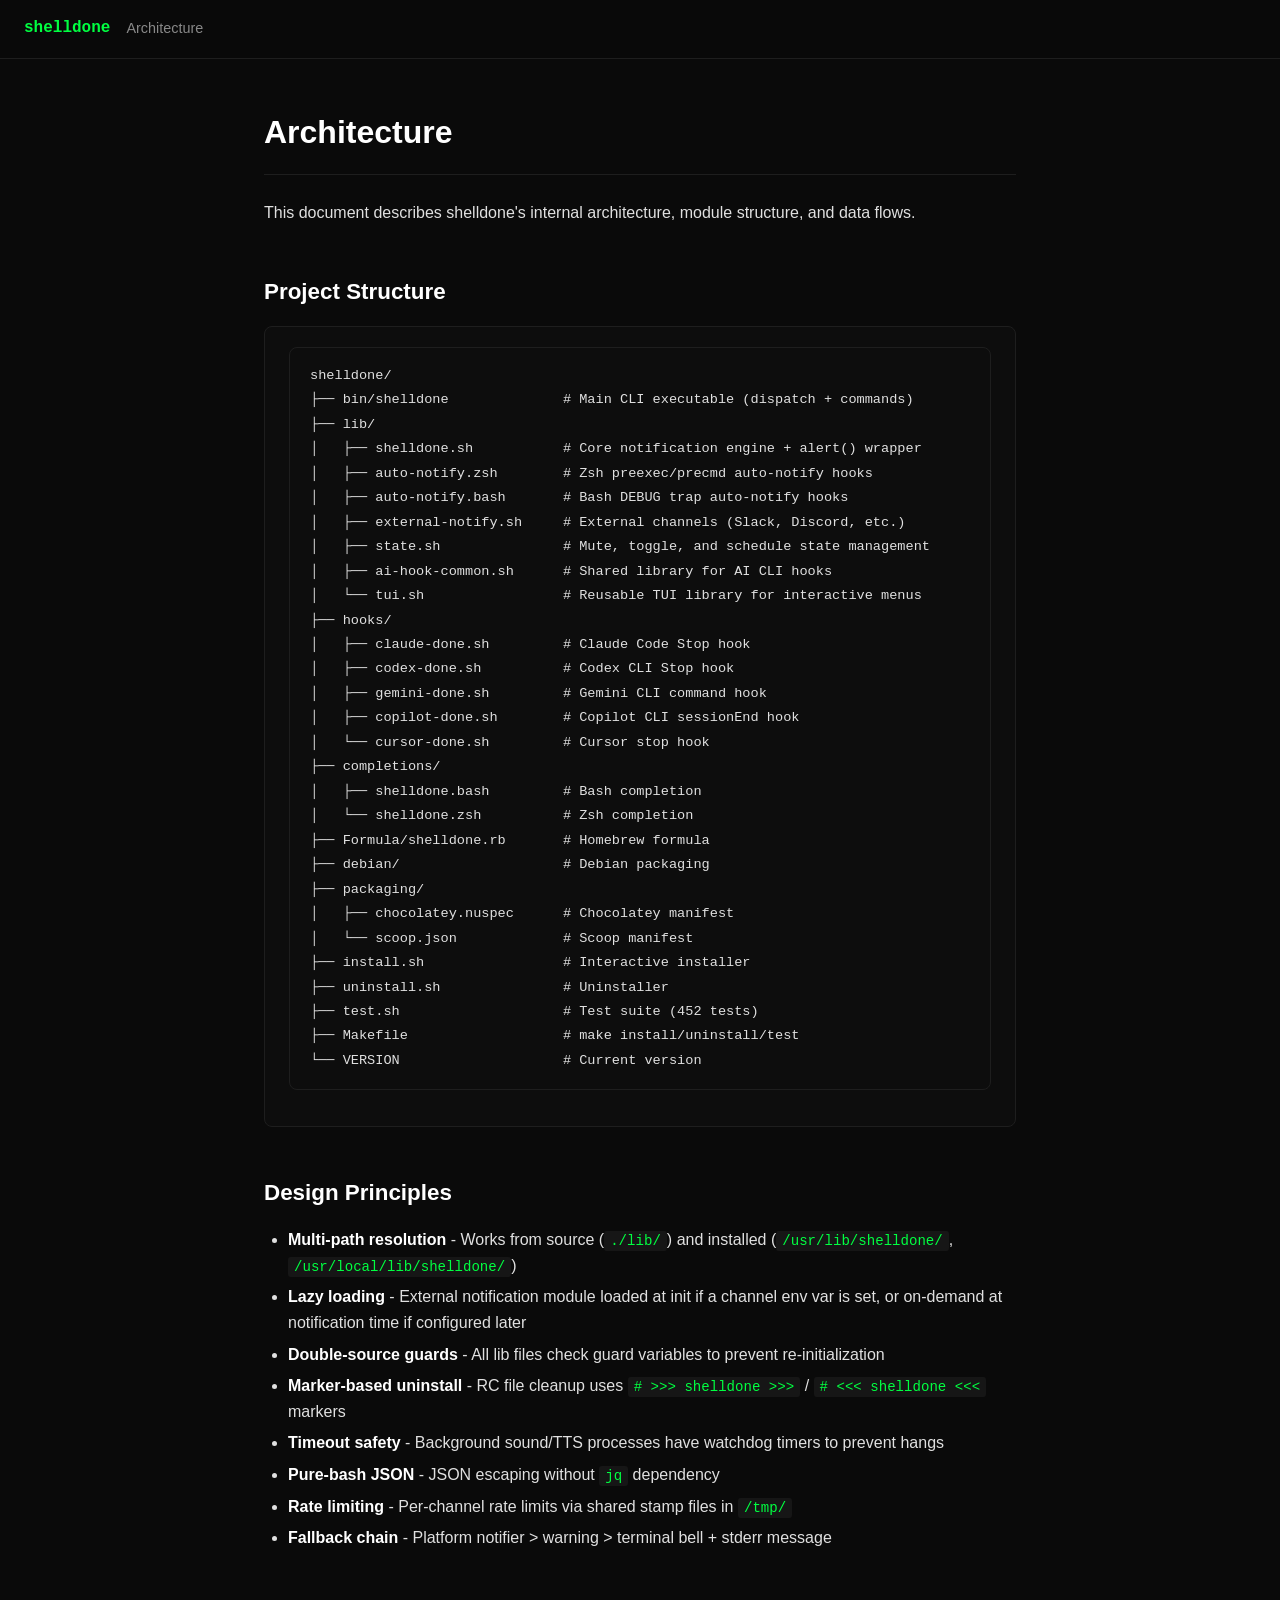
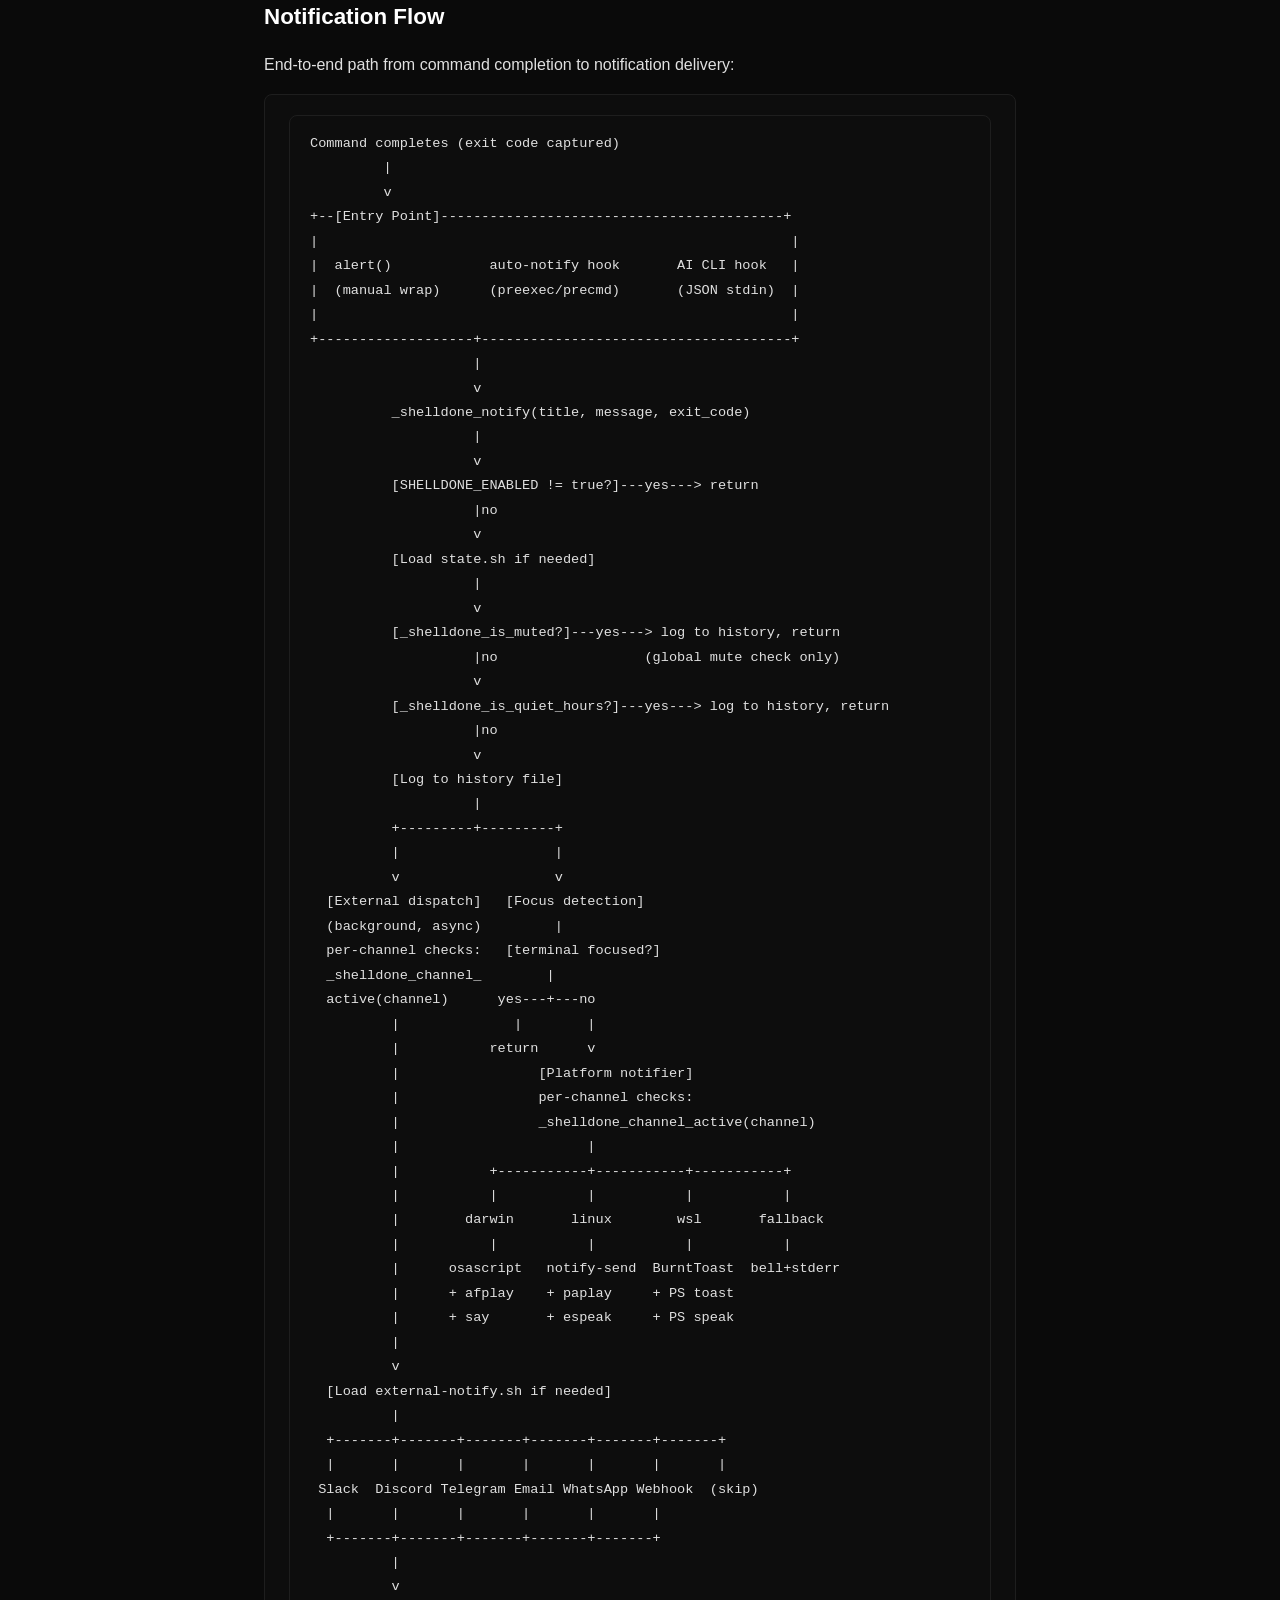
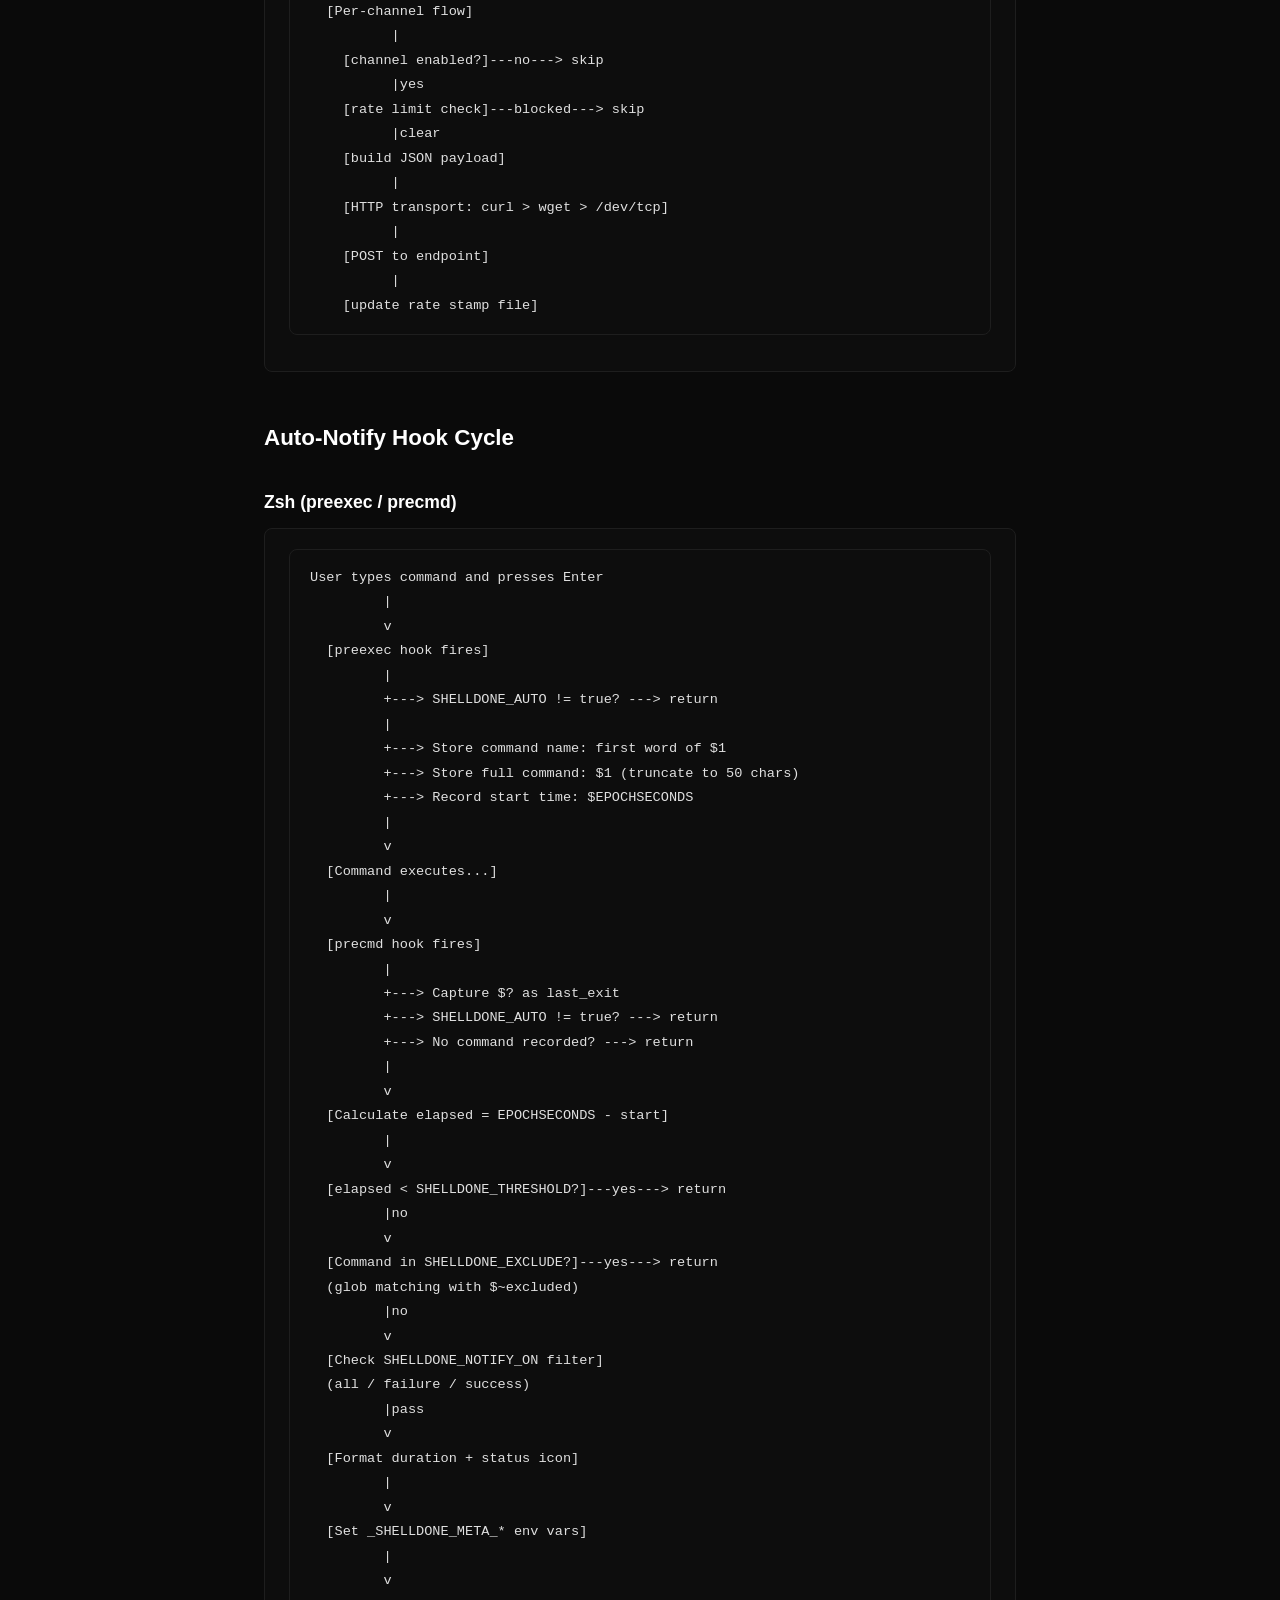
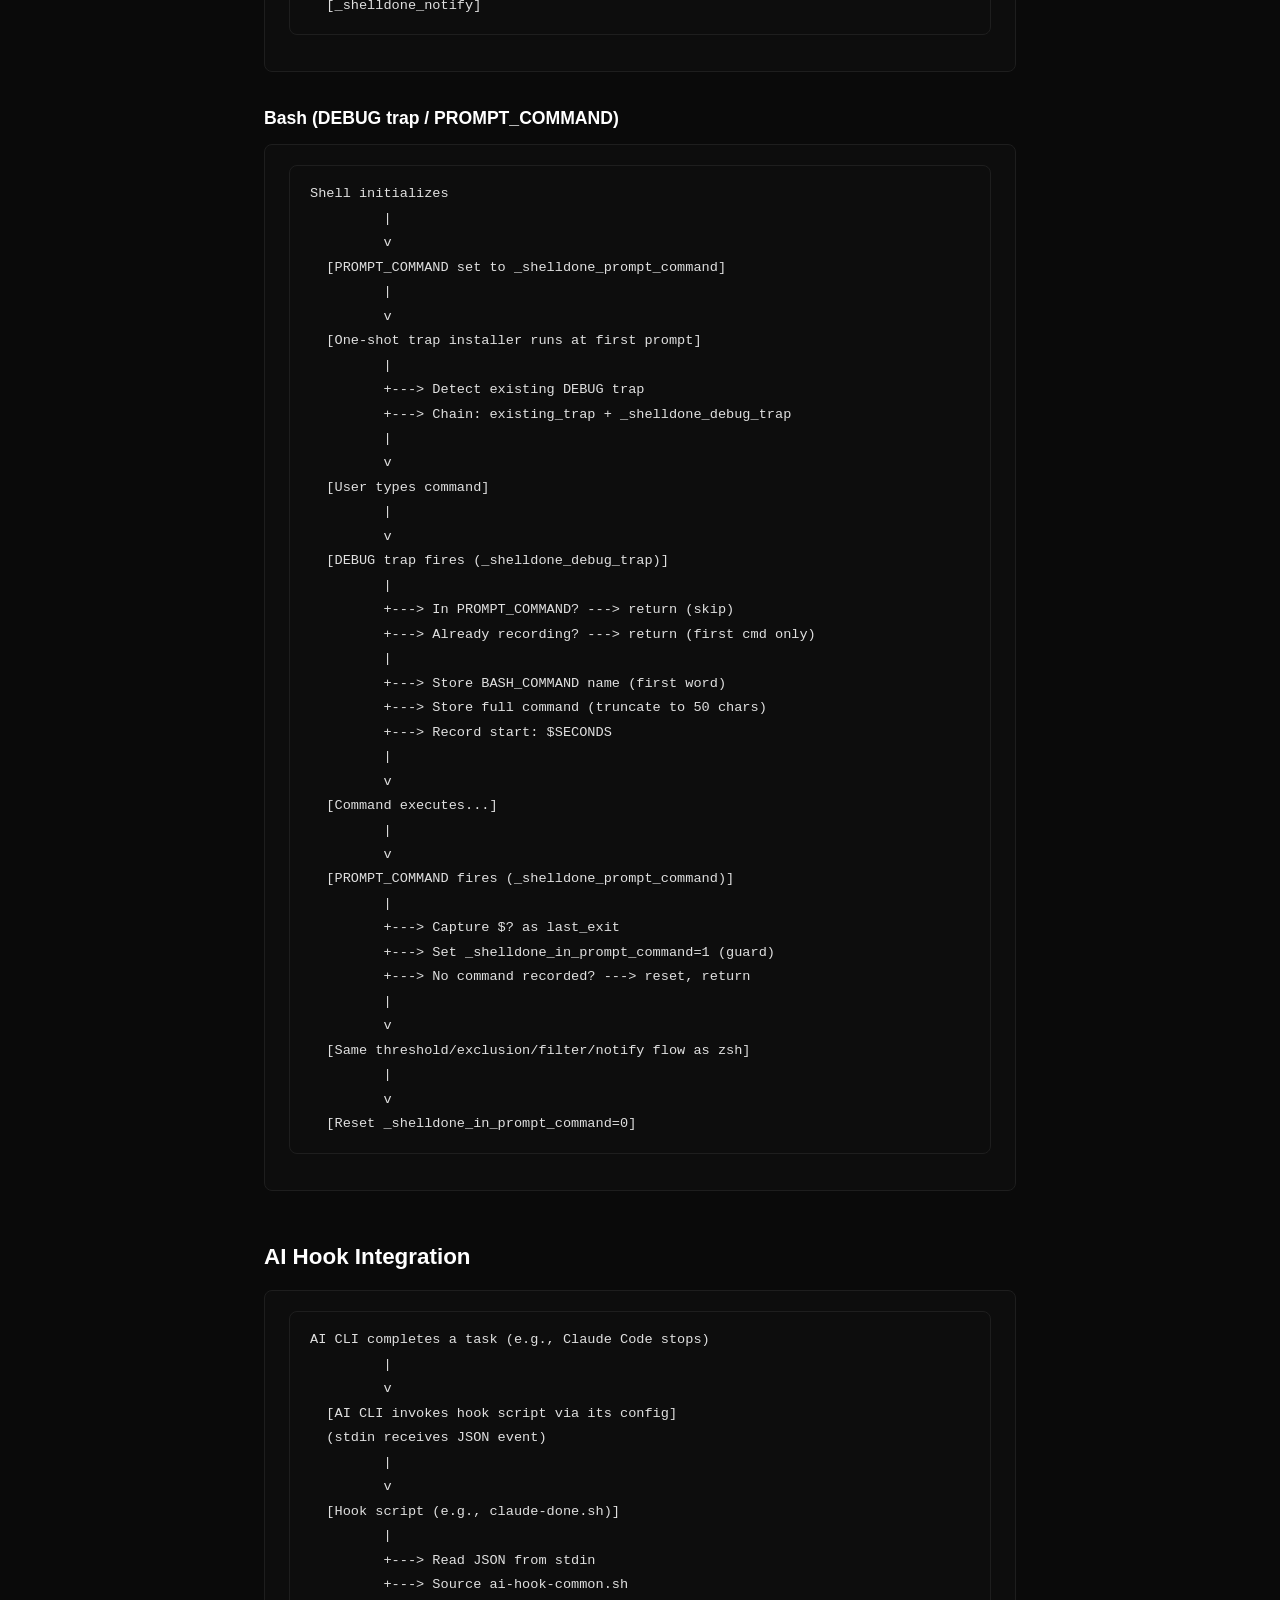
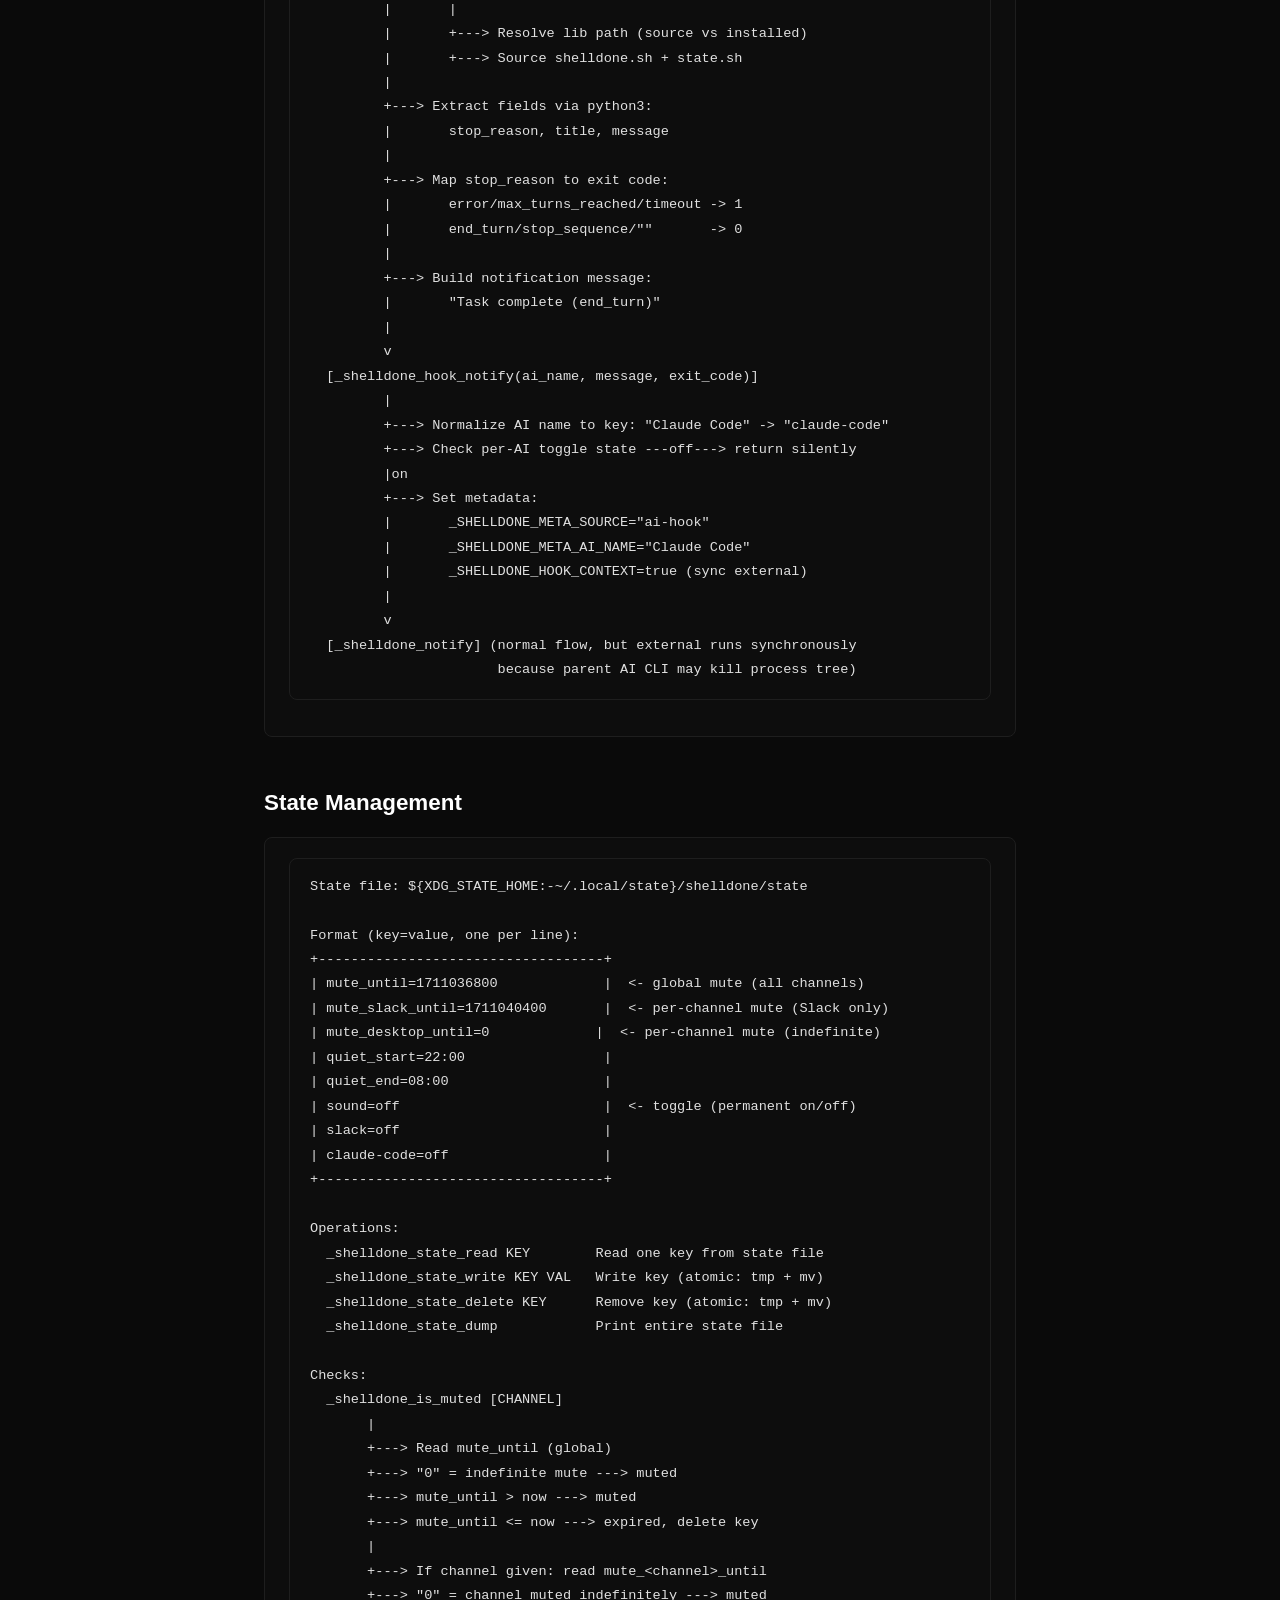
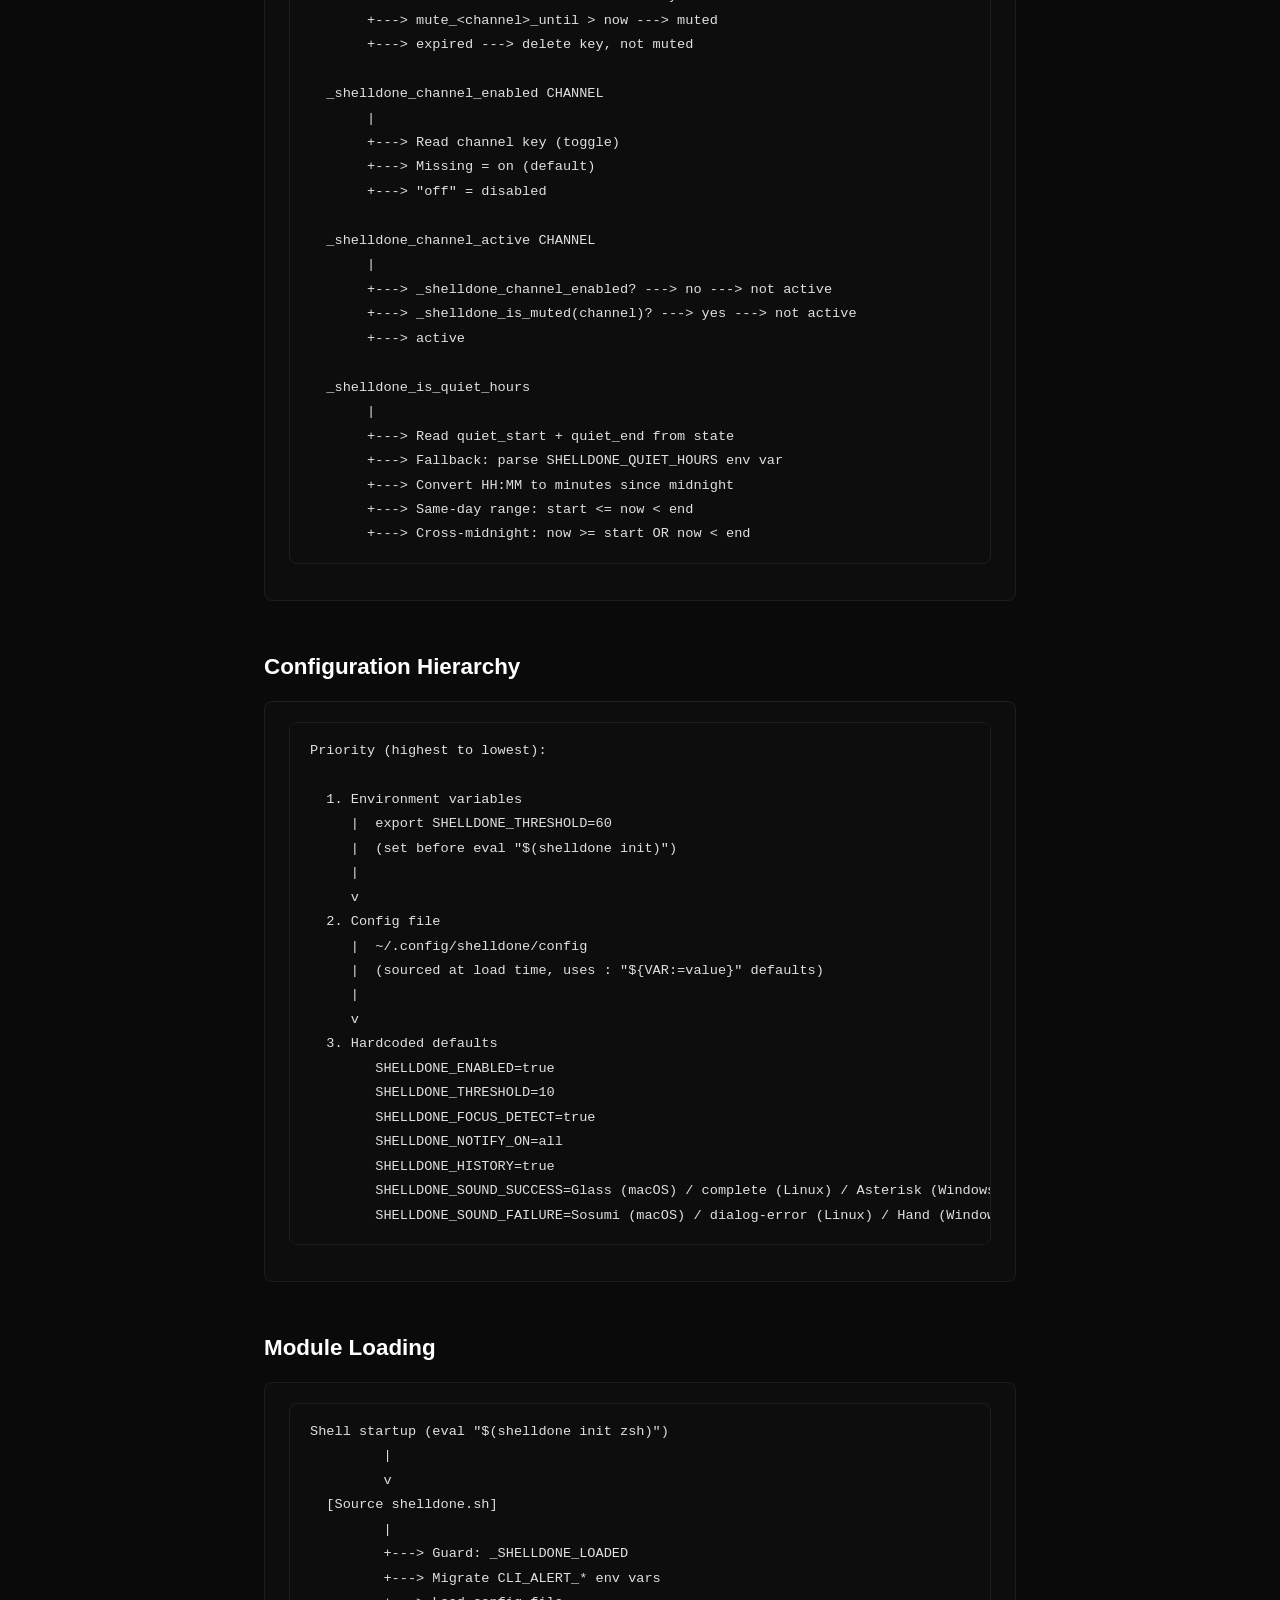
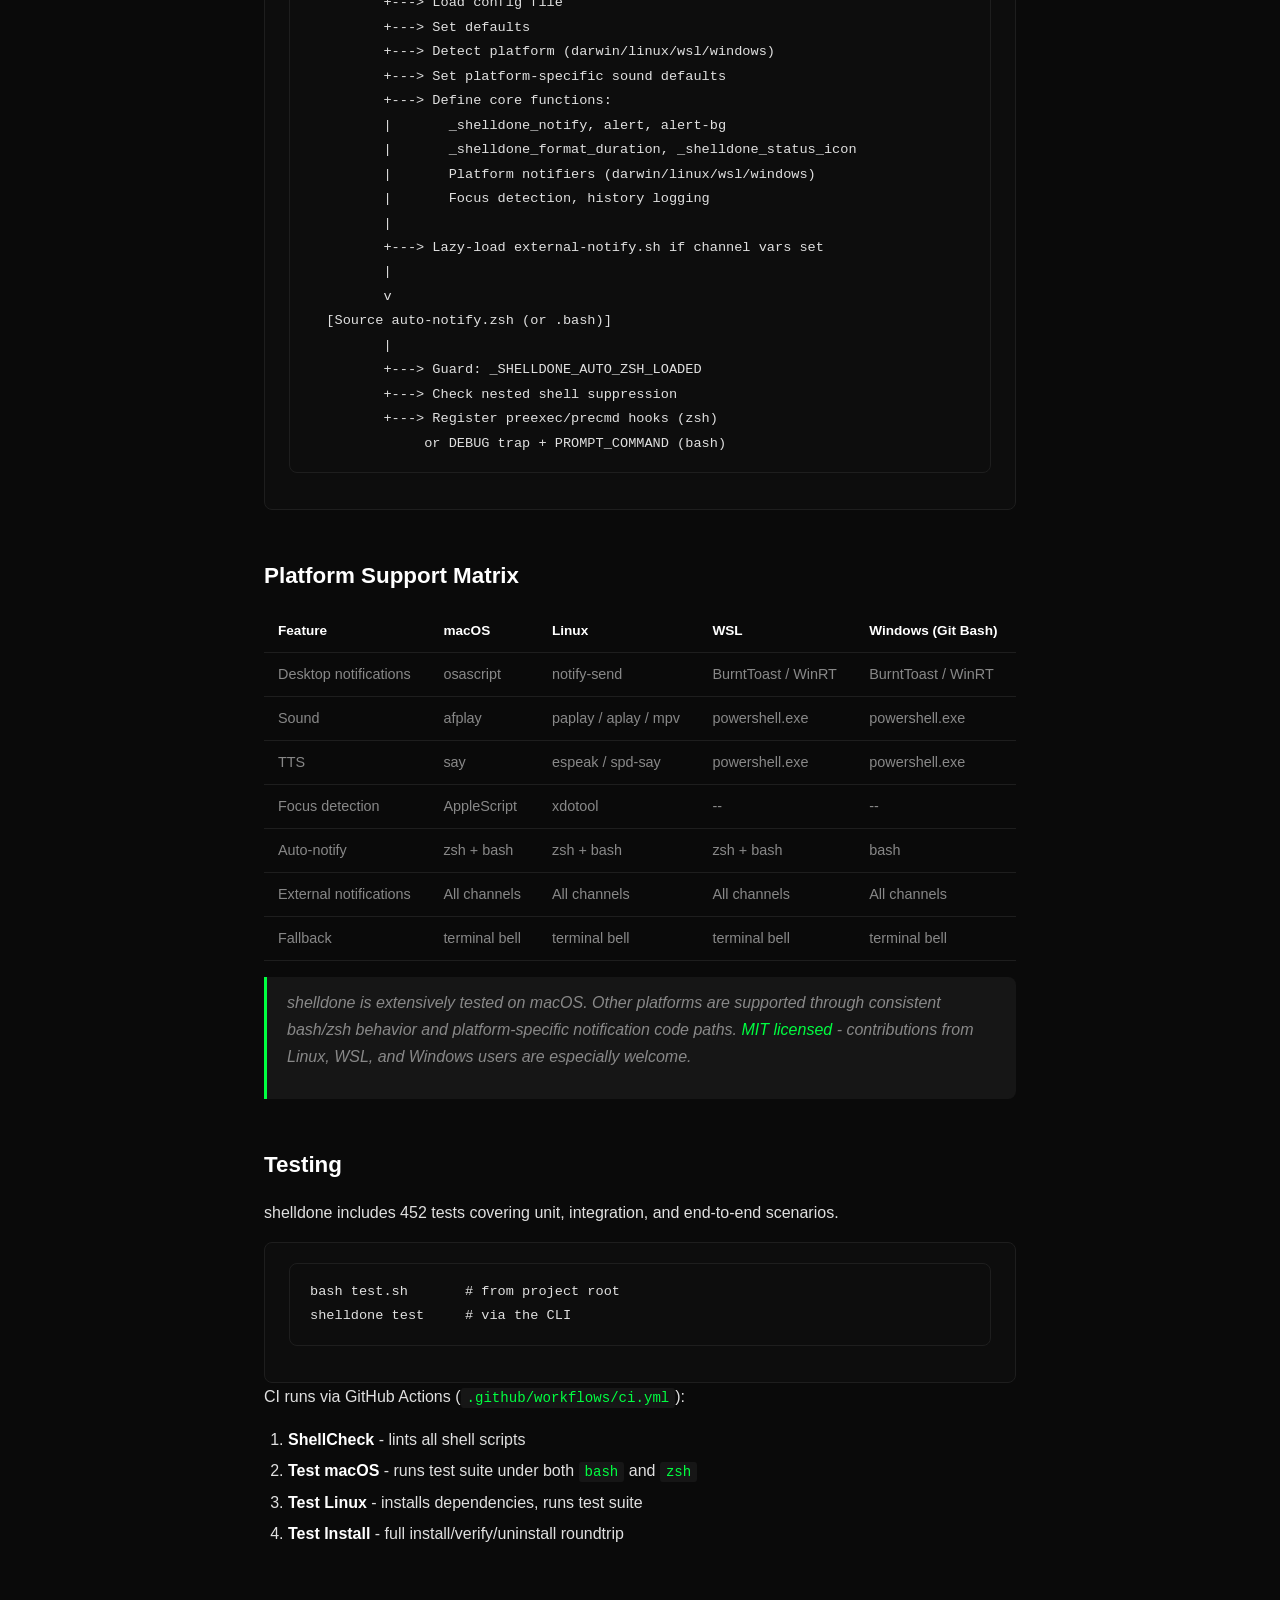
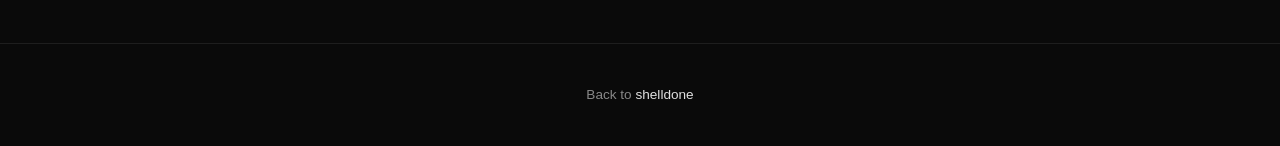
<file: docs/architecture.html>
<!DOCTYPE html>
<html lang="en">
<head>
  <meta charset="UTF-8">
  <meta name="viewport" content="width=device-width, initial-scale=1.0">
  <title>Architecture - shelldone</title>
  <meta name="description" content="Internal architecture of shelldone: module structure, notification flow, auto-notify hooks, AI hook integration, state management, and platform support matrix.">
  <link rel="canonical" href="https://nareshnavinash.github.io/shelldone/architecture.html">
  <link rel="stylesheet" href="style.css">
  <link rel="icon" type="image/svg+xml" href="favicon.svg">
</head>
<body>

  <nav class="doc-nav">
    <a href="./" class="doc-nav__back">shelldone</a>
    <span class="doc-nav__title">Architecture</span>
  </nav>

  <main class="doc-content">
    <div class="container">

      <h1>Architecture</h1>

      <p>This document describes shelldone's internal architecture, module structure, and data flows.</p>

      <h2>Project Structure</h2>

      <div class="code-block"><pre><code>shelldone/
├── bin/shelldone              # Main CLI executable (dispatch + commands)
├── lib/
│   ├── shelldone.sh           # Core notification engine + alert() wrapper
│   ├── auto-notify.zsh        # Zsh preexec/precmd auto-notify hooks
│   ├── auto-notify.bash       # Bash DEBUG trap auto-notify hooks
│   ├── external-notify.sh     # External channels (Slack, Discord, etc.)
│   ├── state.sh               # Mute, toggle, and schedule state management
│   ├── ai-hook-common.sh      # Shared library for AI CLI hooks
│   └── tui.sh                 # Reusable TUI library for interactive menus
├── hooks/
│   ├── claude-done.sh         # Claude Code Stop hook
│   ├── codex-done.sh          # Codex CLI Stop hook
│   ├── gemini-done.sh         # Gemini CLI command hook
│   ├── copilot-done.sh        # Copilot CLI sessionEnd hook
│   └── cursor-done.sh         # Cursor stop hook
├── completions/
│   ├── shelldone.bash         # Bash completion
│   └── shelldone.zsh          # Zsh completion
├── Formula/shelldone.rb       # Homebrew formula
├── debian/                    # Debian packaging
├── packaging/
│   ├── chocolatey.nuspec      # Chocolatey manifest
│   └── scoop.json             # Scoop manifest
├── install.sh                 # Interactive installer
├── uninstall.sh               # Uninstaller
├── test.sh                    # Test suite (452 tests)
├── Makefile                   # make install/uninstall/test
└── VERSION                    # Current version</code></pre></div>

      <h2>Design Principles</h2>

      <ul>
        <li><strong>Multi-path resolution</strong> - Works from source (<code>./lib/</code>) and installed (<code>/usr/lib/shelldone/</code>, <code>/usr/local/lib/shelldone/</code>)</li>
        <li><strong>Lazy loading</strong> - External notification module loaded at init if a channel env var is set, or on-demand at notification time if configured later</li>
        <li><strong>Double-source guards</strong> - All lib files check guard variables to prevent re-initialization</li>
        <li><strong>Marker-based uninstall</strong> - RC file cleanup uses <code># &gt;&gt;&gt; shelldone &gt;&gt;&gt;</code> / <code># &lt;&lt;&lt; shelldone &lt;&lt;&lt;</code> markers</li>
        <li><strong>Timeout safety</strong> - Background sound/TTS processes have watchdog timers to prevent hangs</li>
        <li><strong>Pure-bash JSON</strong> - JSON escaping without <code>jq</code> dependency</li>
        <li><strong>Rate limiting</strong> - Per-channel rate limits via shared stamp files in <code>/tmp/</code></li>
        <li><strong>Fallback chain</strong> - Platform notifier &gt; warning &gt; terminal bell + stderr message</li>
      </ul>

      <h2>Notification Flow</h2>

      <p>End-to-end path from command completion to notification delivery:</p>

      <div class="code-block"><pre><code>Command completes (exit code captured)
         |
         v
+--[Entry Point]------------------------------------------+
|                                                          |
|  alert()            auto-notify hook       AI CLI hook   |
|  (manual wrap)      (preexec/precmd)       (JSON stdin)  |
|                                                          |
+-------------------+--------------------------------------+
                    |
                    v
          _shelldone_notify(title, message, exit_code)
                    |
                    v
          [SHELLDONE_ENABLED != true?]---yes---&gt; return
                    |no
                    v
          [Load state.sh if needed]
                    |
                    v
          [_shelldone_is_muted?]---yes---&gt; log to history, return
                    |no                  (global mute check only)
                    v
          [_shelldone_is_quiet_hours?]---yes---&gt; log to history, return
                    |no
                    v
          [Log to history file]
                    |
          +---------+---------+
          |                   |
          v                   v
  [External dispatch]   [Focus detection]
  (background, async)         |
  per-channel checks:   [terminal focused?]
  _shelldone_channel_        |
  active(channel)      yes---+---no
          |              |        |
          |           return      v
          |                 [Platform notifier]
          |                 per-channel checks:
          |                 _shelldone_channel_active(channel)
          |                       |
          |           +-----------+-----------+-----------+
          |           |           |           |           |
          |        darwin       linux        wsl       fallback
          |           |           |           |           |
          |      osascript   notify-send  BurntToast  bell+stderr
          |      + afplay    + paplay     + PS toast
          |      + say       + espeak     + PS speak
          |
          v
  [Load external-notify.sh if needed]
          |
  +-------+-------+-------+-------+-------+-------+
  |       |       |       |       |       |       |
 Slack  Discord Telegram Email WhatsApp Webhook  (skip)
  |       |       |       |       |       |
  +-------+-------+-------+-------+-------+
          |
          v
  [Per-channel flow]
          |
    [channel enabled?]---no---&gt; skip
          |yes
    [rate limit check]---blocked---&gt; skip
          |clear
    [build JSON payload]
          |
    [HTTP transport: curl &gt; wget &gt; /dev/tcp]
          |
    [POST to endpoint]
          |
    [update rate stamp file]</code></pre></div>

      <h2>Auto-Notify Hook Cycle</h2>

      <h3>Zsh (preexec / precmd)</h3>

      <div class="code-block"><pre><code>User types command and presses Enter
         |
         v
  [preexec hook fires]
         |
         +---&gt; SHELLDONE_AUTO != true? ---&gt; return
         |
         +---&gt; Store command name: first word of $1
         +---&gt; Store full command: $1 (truncate to 50 chars)
         +---&gt; Record start time: $EPOCHSECONDS
         |
         v
  [Command executes...]
         |
         v
  [precmd hook fires]
         |
         +---&gt; Capture $? as last_exit
         +---&gt; SHELLDONE_AUTO != true? ---&gt; return
         +---&gt; No command recorded? ---&gt; return
         |
         v
  [Calculate elapsed = EPOCHSECONDS - start]
         |
         v
  [elapsed &lt; SHELLDONE_THRESHOLD?]---yes---&gt; return
         |no
         v
  [Command in SHELLDONE_EXCLUDE?]---yes---&gt; return
  (glob matching with $~excluded)
         |no
         v
  [Check SHELLDONE_NOTIFY_ON filter]
  (all / failure / success)
         |pass
         v
  [Format duration + status icon]
         |
         v
  [Set _SHELLDONE_META_* env vars]
         |
         v
  [_shelldone_notify]</code></pre></div>

      <h3>Bash (DEBUG trap / PROMPT_COMMAND)</h3>

      <div class="code-block"><pre><code>Shell initializes
         |
         v
  [PROMPT_COMMAND set to _shelldone_prompt_command]
         |
         v
  [One-shot trap installer runs at first prompt]
         |
         +---&gt; Detect existing DEBUG trap
         +---&gt; Chain: existing_trap + _shelldone_debug_trap
         |
         v
  [User types command]
         |
         v
  [DEBUG trap fires (_shelldone_debug_trap)]
         |
         +---&gt; In PROMPT_COMMAND? ---&gt; return (skip)
         +---&gt; Already recording? ---&gt; return (first cmd only)
         |
         +---&gt; Store BASH_COMMAND name (first word)
         +---&gt; Store full command (truncate to 50 chars)
         +---&gt; Record start: $SECONDS
         |
         v
  [Command executes...]
         |
         v
  [PROMPT_COMMAND fires (_shelldone_prompt_command)]
         |
         +---&gt; Capture $? as last_exit
         +---&gt; Set _shelldone_in_prompt_command=1 (guard)
         +---&gt; No command recorded? ---&gt; reset, return
         |
         v
  [Same threshold/exclusion/filter/notify flow as zsh]
         |
         v
  [Reset _shelldone_in_prompt_command=0]</code></pre></div>

      <h2>AI Hook Integration</h2>

      <div class="code-block"><pre><code>AI CLI completes a task (e.g., Claude Code stops)
         |
         v
  [AI CLI invokes hook script via its config]
  (stdin receives JSON event)
         |
         v
  [Hook script (e.g., claude-done.sh)]
         |
         +---&gt; Read JSON from stdin
         +---&gt; Source ai-hook-common.sh
         |       |
         |       +---&gt; Resolve lib path (source vs installed)
         |       +---&gt; Source shelldone.sh + state.sh
         |
         +---&gt; Extract fields via python3:
         |       stop_reason, title, message
         |
         +---&gt; Map stop_reason to exit code:
         |       error/max_turns_reached/timeout -&gt; 1
         |       end_turn/stop_sequence/""       -&gt; 0
         |
         +---&gt; Build notification message:
         |       "Task complete (end_turn)"
         |
         v
  [_shelldone_hook_notify(ai_name, message, exit_code)]
         |
         +---&gt; Normalize AI name to key: "Claude Code" -&gt; "claude-code"
         +---&gt; Check per-AI toggle state ---off---&gt; return silently
         |on
         +---&gt; Set metadata:
         |       _SHELLDONE_META_SOURCE="ai-hook"
         |       _SHELLDONE_META_AI_NAME="Claude Code"
         |       _SHELLDONE_HOOK_CONTEXT=true (sync external)
         |
         v
  [_shelldone_notify] (normal flow, but external runs synchronously
                       because parent AI CLI may kill process tree)</code></pre></div>

      <h2>State Management</h2>

      <div class="code-block"><pre><code>State file: ${XDG_STATE_HOME:-~/.local/state}/shelldone/state

Format (key=value, one per line):
+-----------------------------------+
| mute_until=1711036800             |  &lt;- global mute (all channels)
| mute_slack_until=1711040400       |  &lt;- per-channel mute (Slack only)
| mute_desktop_until=0             |  &lt;- per-channel mute (indefinite)
| quiet_start=22:00                 |
| quiet_end=08:00                   |
| sound=off                         |  &lt;- toggle (permanent on/off)
| slack=off                         |
| claude-code=off                   |
+-----------------------------------+

Operations:
  _shelldone_state_read KEY        Read one key from state file
  _shelldone_state_write KEY VAL   Write key (atomic: tmp + mv)
  _shelldone_state_delete KEY      Remove key (atomic: tmp + mv)
  _shelldone_state_dump            Print entire state file

Checks:
  _shelldone_is_muted [CHANNEL]
       |
       +---&gt; Read mute_until (global)
       +---&gt; "0" = indefinite mute ---&gt; muted
       +---&gt; mute_until &gt; now ---&gt; muted
       +---&gt; mute_until &lt;= now ---&gt; expired, delete key
       |
       +---&gt; If channel given: read mute_&lt;channel&gt;_until
       +---&gt; "0" = channel muted indefinitely ---&gt; muted
       +---&gt; mute_&lt;channel&gt;_until &gt; now ---&gt; muted
       +---&gt; expired ---&gt; delete key, not muted

  _shelldone_channel_enabled CHANNEL
       |
       +---&gt; Read channel key (toggle)
       +---&gt; Missing = on (default)
       +---&gt; "off" = disabled

  _shelldone_channel_active CHANNEL
       |
       +---&gt; _shelldone_channel_enabled? ---&gt; no ---&gt; not active
       +---&gt; _shelldone_is_muted(channel)? ---&gt; yes ---&gt; not active
       +---&gt; active

  _shelldone_is_quiet_hours
       |
       +---&gt; Read quiet_start + quiet_end from state
       +---&gt; Fallback: parse SHELLDONE_QUIET_HOURS env var
       +---&gt; Convert HH:MM to minutes since midnight
       +---&gt; Same-day range: start &lt;= now &lt; end
       +---&gt; Cross-midnight: now &gt;= start OR now &lt; end</code></pre></div>

      <h2>Configuration Hierarchy</h2>

      <div class="code-block"><pre><code>Priority (highest to lowest):

  1. Environment variables
     |  export SHELLDONE_THRESHOLD=60
     |  (set before eval "$(shelldone init)")
     |
     v
  2. Config file
     |  ~/.config/shelldone/config
     |  (sourced at load time, uses : "${VAR:=value}" defaults)
     |
     v
  3. Hardcoded defaults
        SHELLDONE_ENABLED=true
        SHELLDONE_THRESHOLD=10
        SHELLDONE_FOCUS_DETECT=true
        SHELLDONE_NOTIFY_ON=all
        SHELLDONE_HISTORY=true
        SHELLDONE_SOUND_SUCCESS=Glass (macOS) / complete (Linux) / Asterisk (Windows)
        SHELLDONE_SOUND_FAILURE=Sosumi (macOS) / dialog-error (Linux) / Hand (Windows)</code></pre></div>

      <h2>Module Loading</h2>

      <div class="code-block"><pre><code>Shell startup (eval "$(shelldone init zsh)")
         |
         v
  [Source shelldone.sh]
         |
         +---&gt; Guard: _SHELLDONE_LOADED
         +---&gt; Migrate CLI_ALERT_* env vars
         +---&gt; Load config file
         +---&gt; Set defaults
         +---&gt; Detect platform (darwin/linux/wsl/windows)
         +---&gt; Set platform-specific sound defaults
         +---&gt; Define core functions:
         |       _shelldone_notify, alert, alert-bg
         |       _shelldone_format_duration, _shelldone_status_icon
         |       Platform notifiers (darwin/linux/wsl/windows)
         |       Focus detection, history logging
         |
         +---&gt; Lazy-load external-notify.sh if channel vars set
         |
         v
  [Source auto-notify.zsh (or .bash)]
         |
         +---&gt; Guard: _SHELLDONE_AUTO_ZSH_LOADED
         +---&gt; Check nested shell suppression
         +---&gt; Register preexec/precmd hooks (zsh)
              or DEBUG trap + PROMPT_COMMAND (bash)</code></pre></div>

      <h2>Platform Support Matrix</h2>

      <table>
        <thead>
          <tr>
            <th>Feature</th>
            <th>macOS</th>
            <th>Linux</th>
            <th>WSL</th>
            <th>Windows (Git Bash)</th>
          </tr>
        </thead>
        <tbody>
          <tr>
            <td>Desktop notifications</td>
            <td>osascript</td>
            <td>notify-send</td>
            <td>BurntToast / WinRT</td>
            <td>BurntToast / WinRT</td>
          </tr>
          <tr>
            <td>Sound</td>
            <td>afplay</td>
            <td>paplay / aplay / mpv</td>
            <td>powershell.exe</td>
            <td>powershell.exe</td>
          </tr>
          <tr>
            <td>TTS</td>
            <td>say</td>
            <td>espeak / spd-say</td>
            <td>powershell.exe</td>
            <td>powershell.exe</td>
          </tr>
          <tr>
            <td>Focus detection</td>
            <td>AppleScript</td>
            <td>xdotool</td>
            <td>--</td>
            <td>--</td>
          </tr>
          <tr>
            <td>Auto-notify</td>
            <td>zsh + bash</td>
            <td>zsh + bash</td>
            <td>zsh + bash</td>
            <td>bash</td>
          </tr>
          <tr>
            <td>External notifications</td>
            <td>All channels</td>
            <td>All channels</td>
            <td>All channels</td>
            <td>All channels</td>
          </tr>
          <tr>
            <td>Fallback</td>
            <td>terminal bell</td>
            <td>terminal bell</td>
            <td>terminal bell</td>
            <td>terminal bell</td>
          </tr>
        </tbody>
      </table>

      <blockquote>
        <p>shelldone is extensively tested on macOS. Other platforms are supported through consistent bash/zsh behavior and platform-specific notification code paths. <a href="https://github.com/nareshnavinash/shelldone/blob/main/LICENSE">MIT licensed</a> - contributions from Linux, WSL, and Windows users are especially welcome.</p>
      </blockquote>

      <h2>Testing</h2>

      <p>shelldone includes 452 tests covering unit, integration, and end-to-end scenarios.</p>

      <div class="code-block"><pre><code>bash test.sh       # from project root
shelldone test     # via the CLI</code></pre></div>

      <p>CI runs via GitHub Actions (<code>.github/workflows/ci.yml</code>):</p>

      <ol>
        <li><strong>ShellCheck</strong> - lints all shell scripts</li>
        <li><strong>Test macOS</strong> - runs test suite under both <code>bash</code> and <code>zsh</code></li>
        <li><strong>Test Linux</strong> - installs dependencies, runs test suite</li>
        <li><strong>Test Install</strong> - full install/verify/uninstall roundtrip</li>
      </ol>

    </div>
  </main>

  <footer class="footer">
    <div class="container">
      <p class="footer__copy">Back to <a href="./">shelldone</a></p>
    </div>
  </footer>

</body>
</html>
</file>
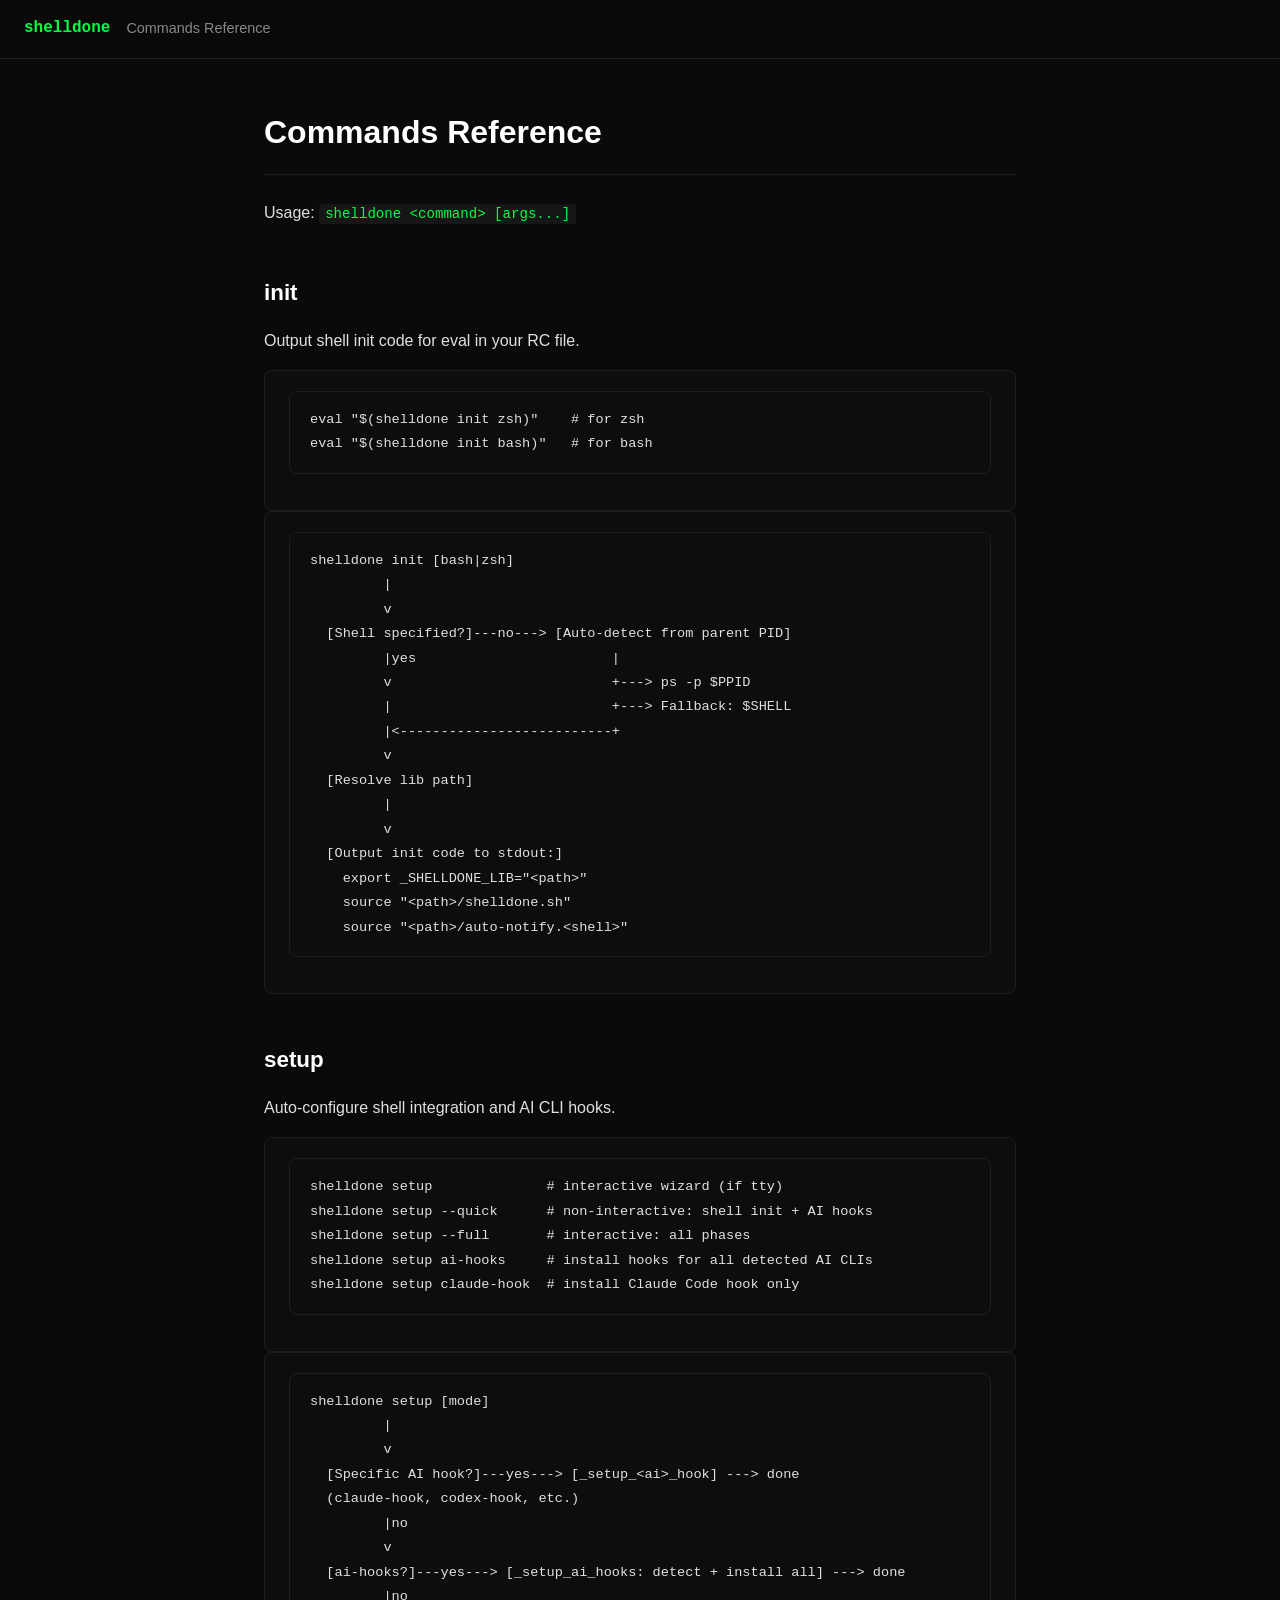
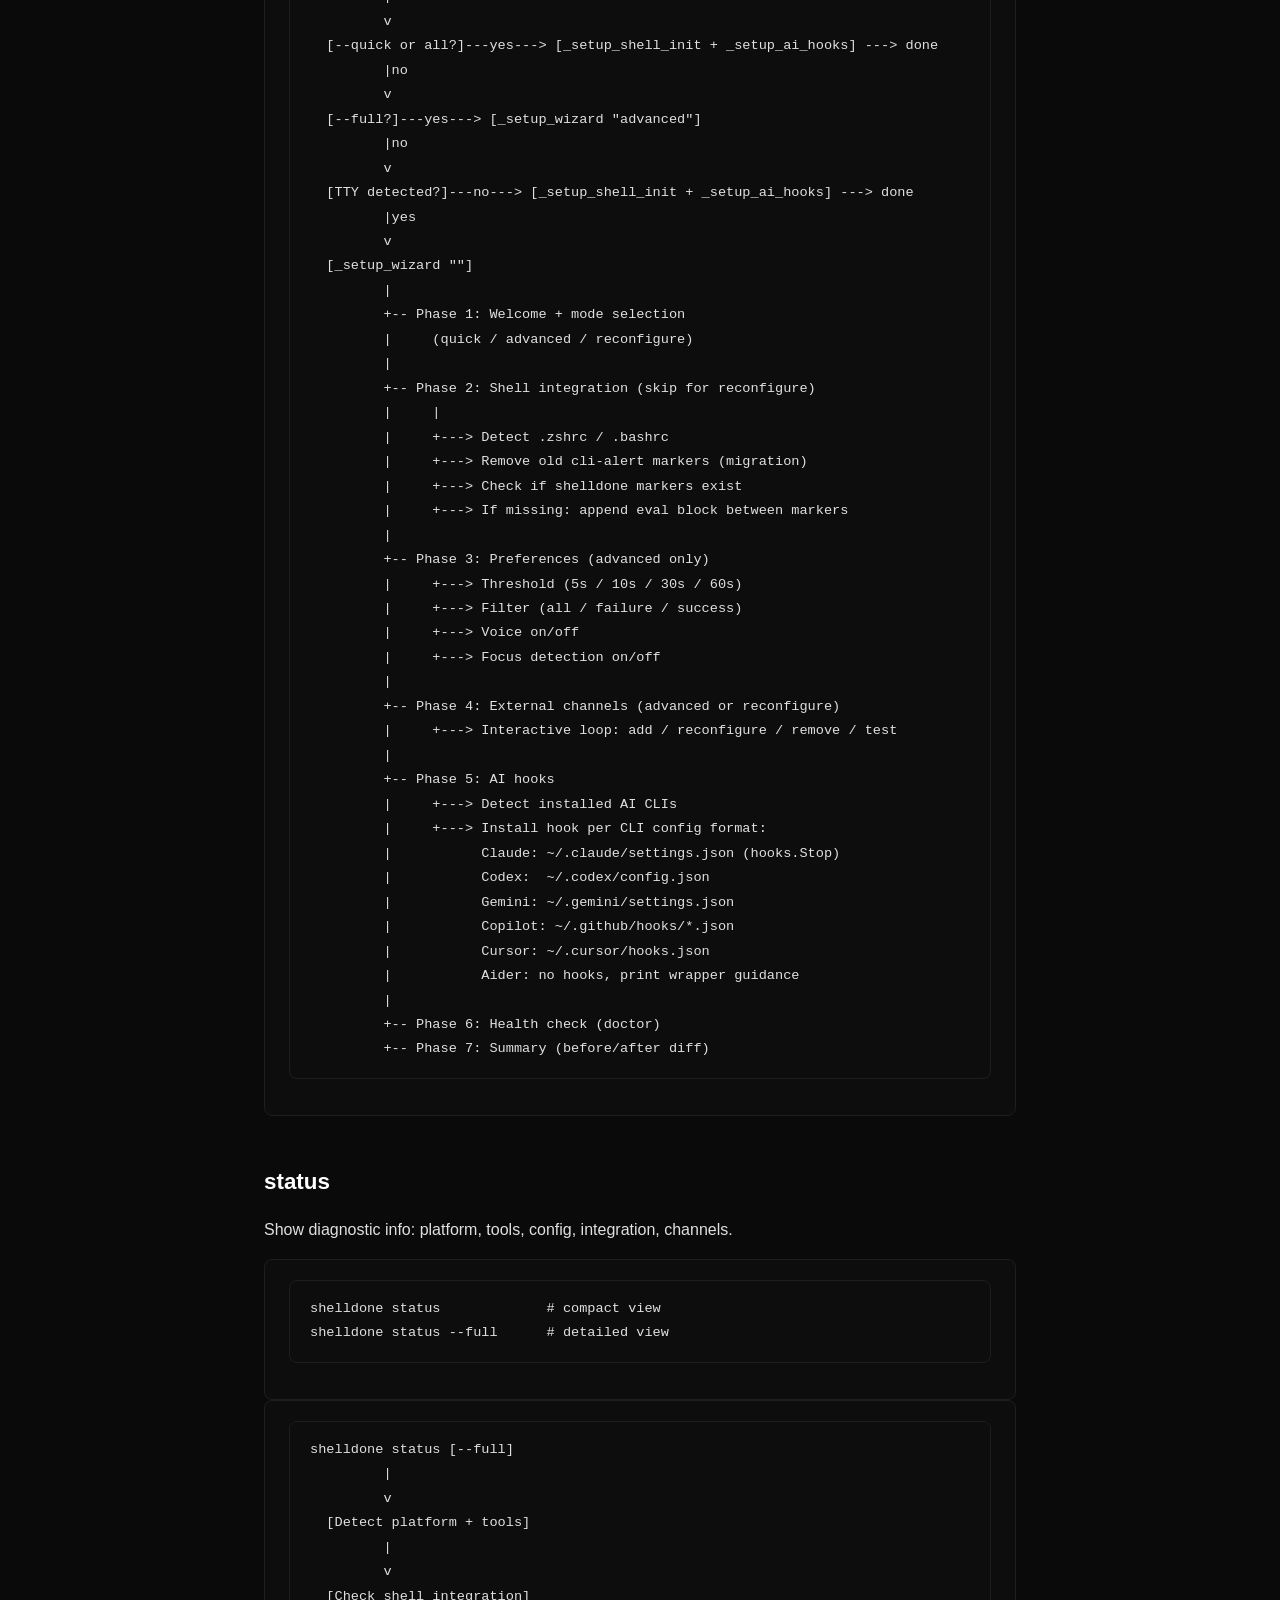
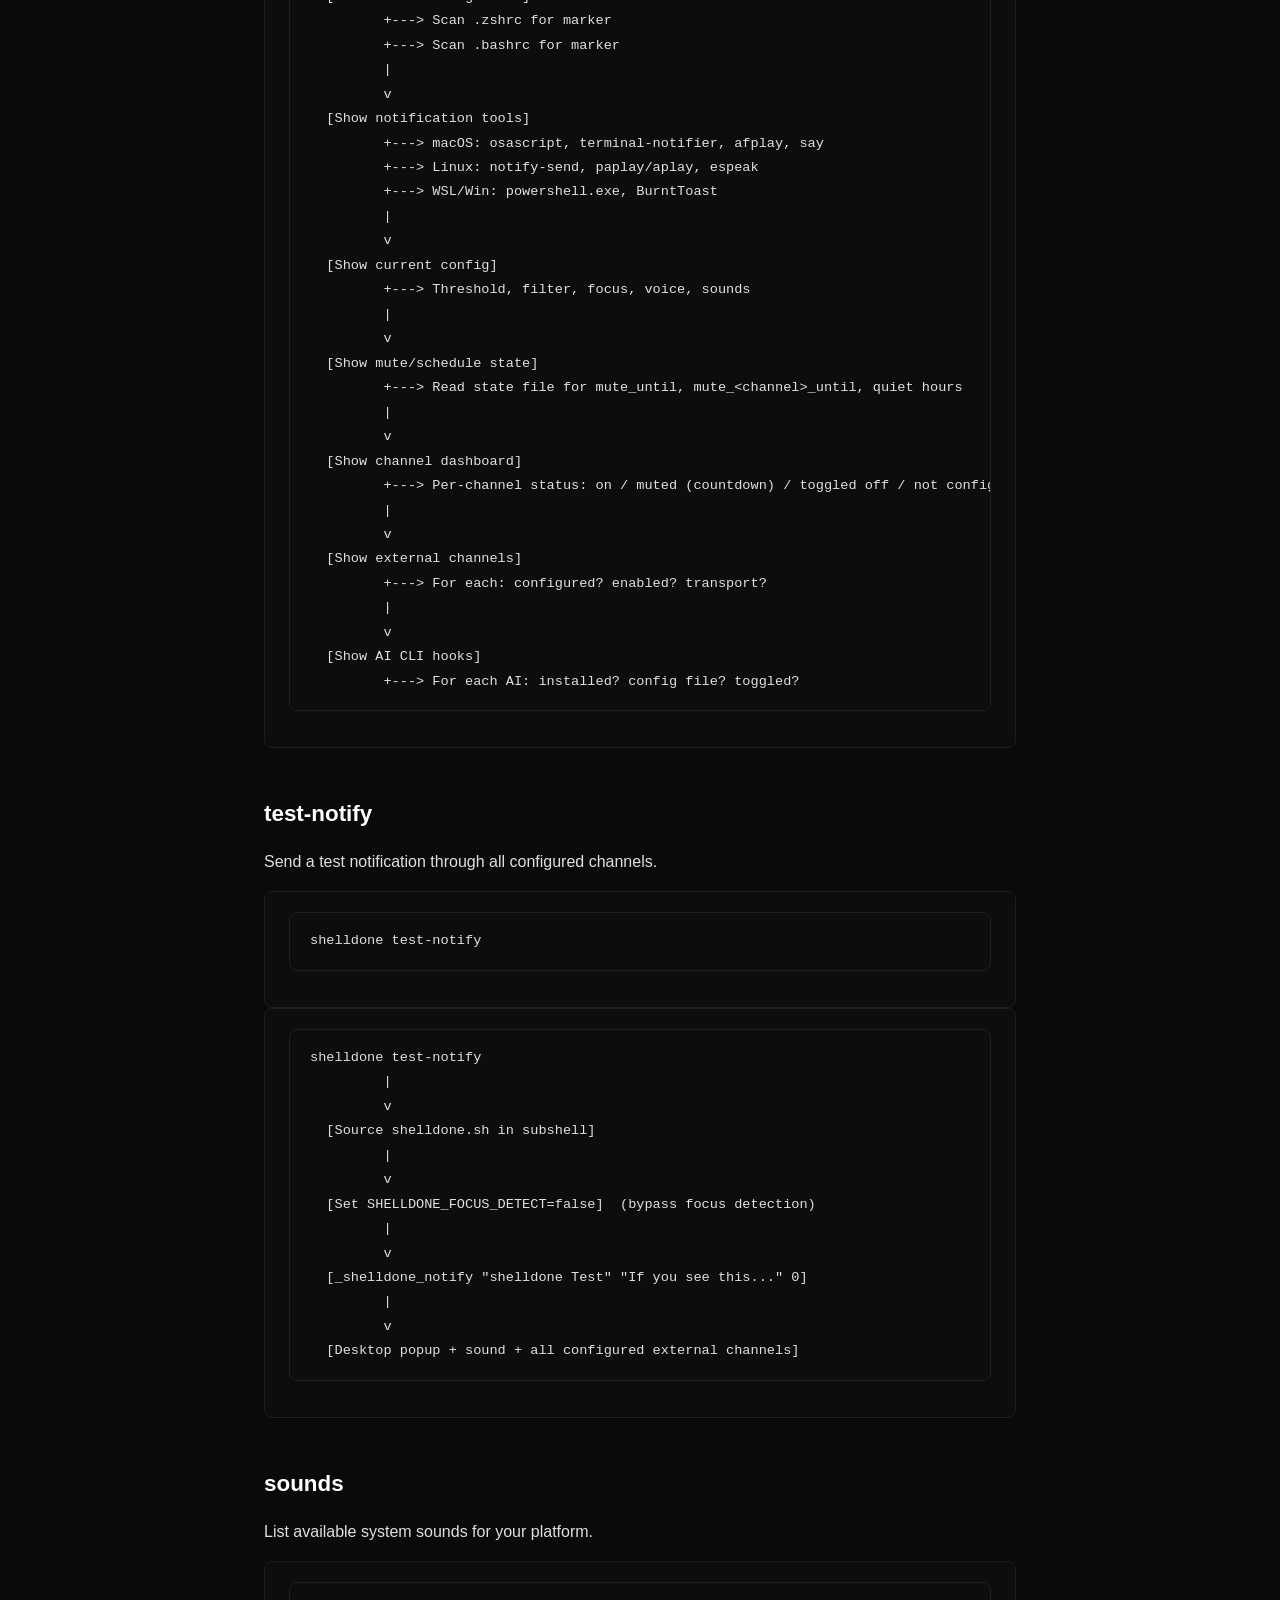
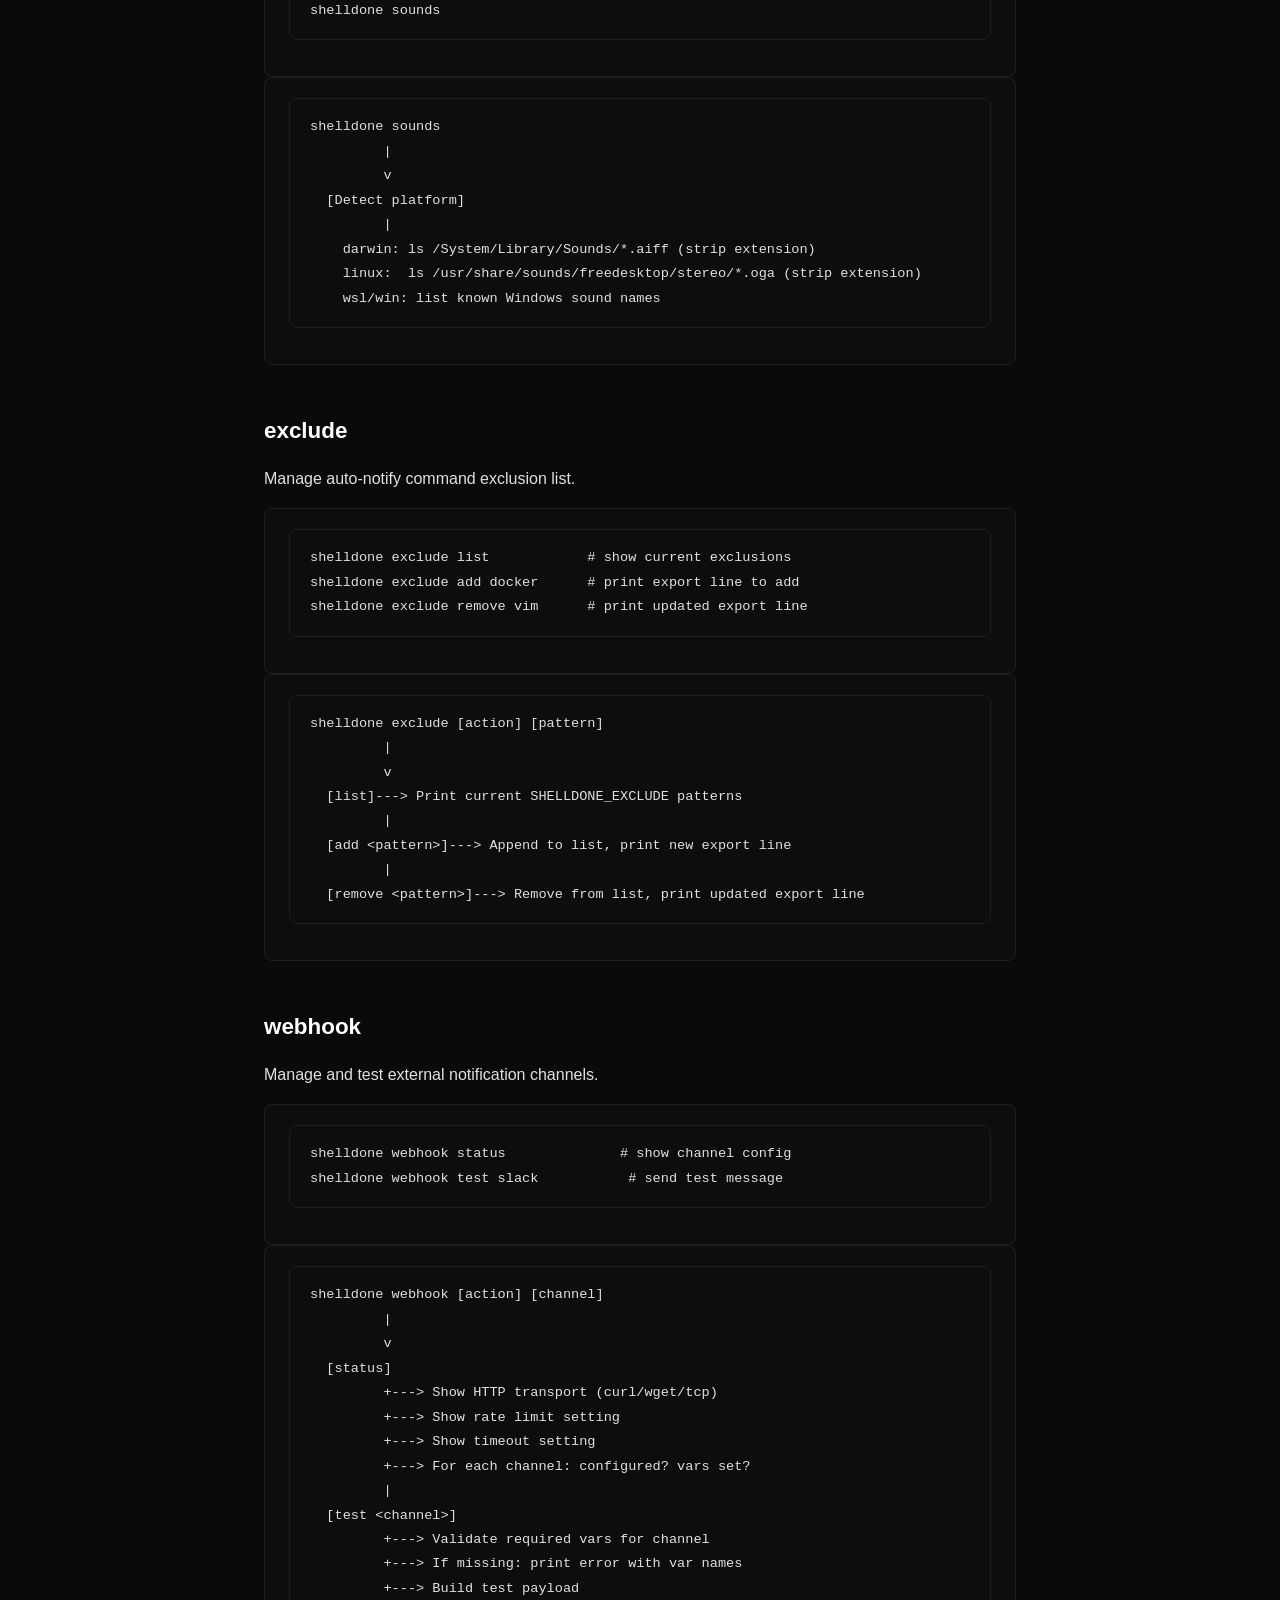
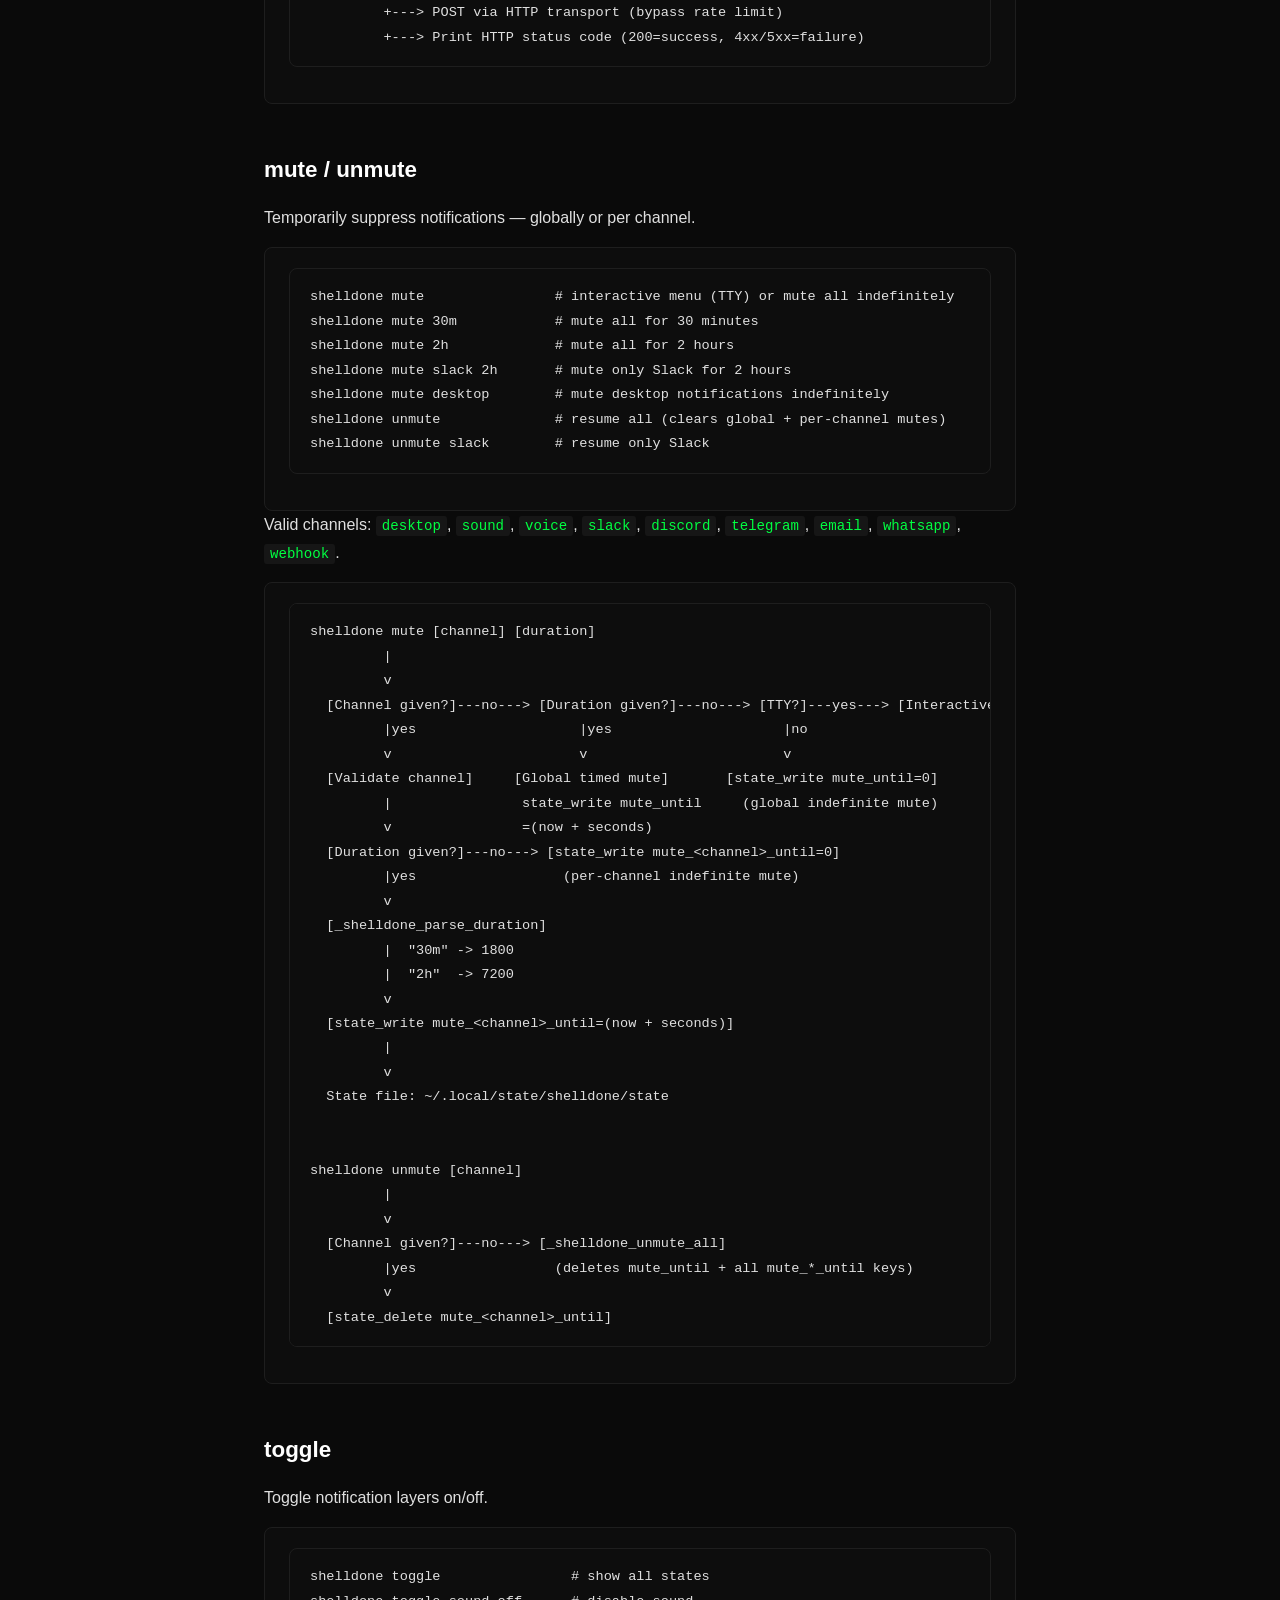
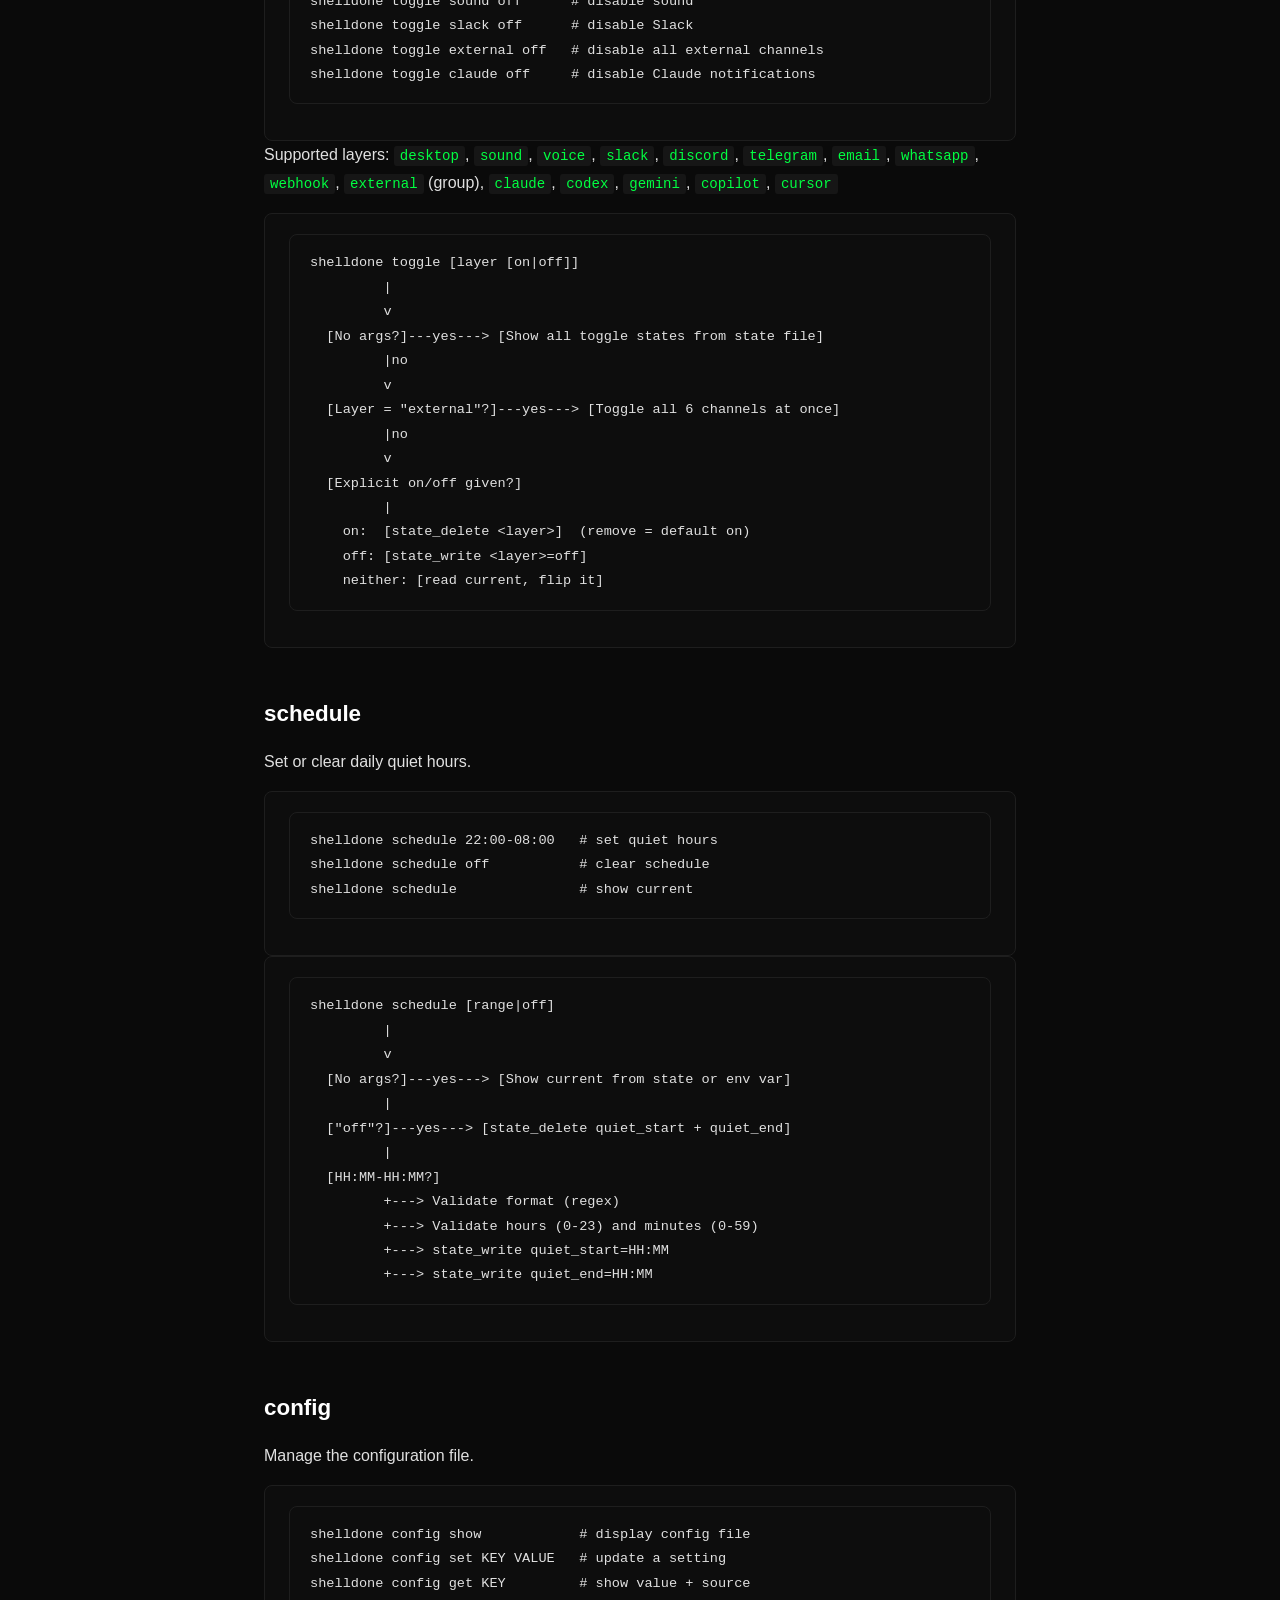
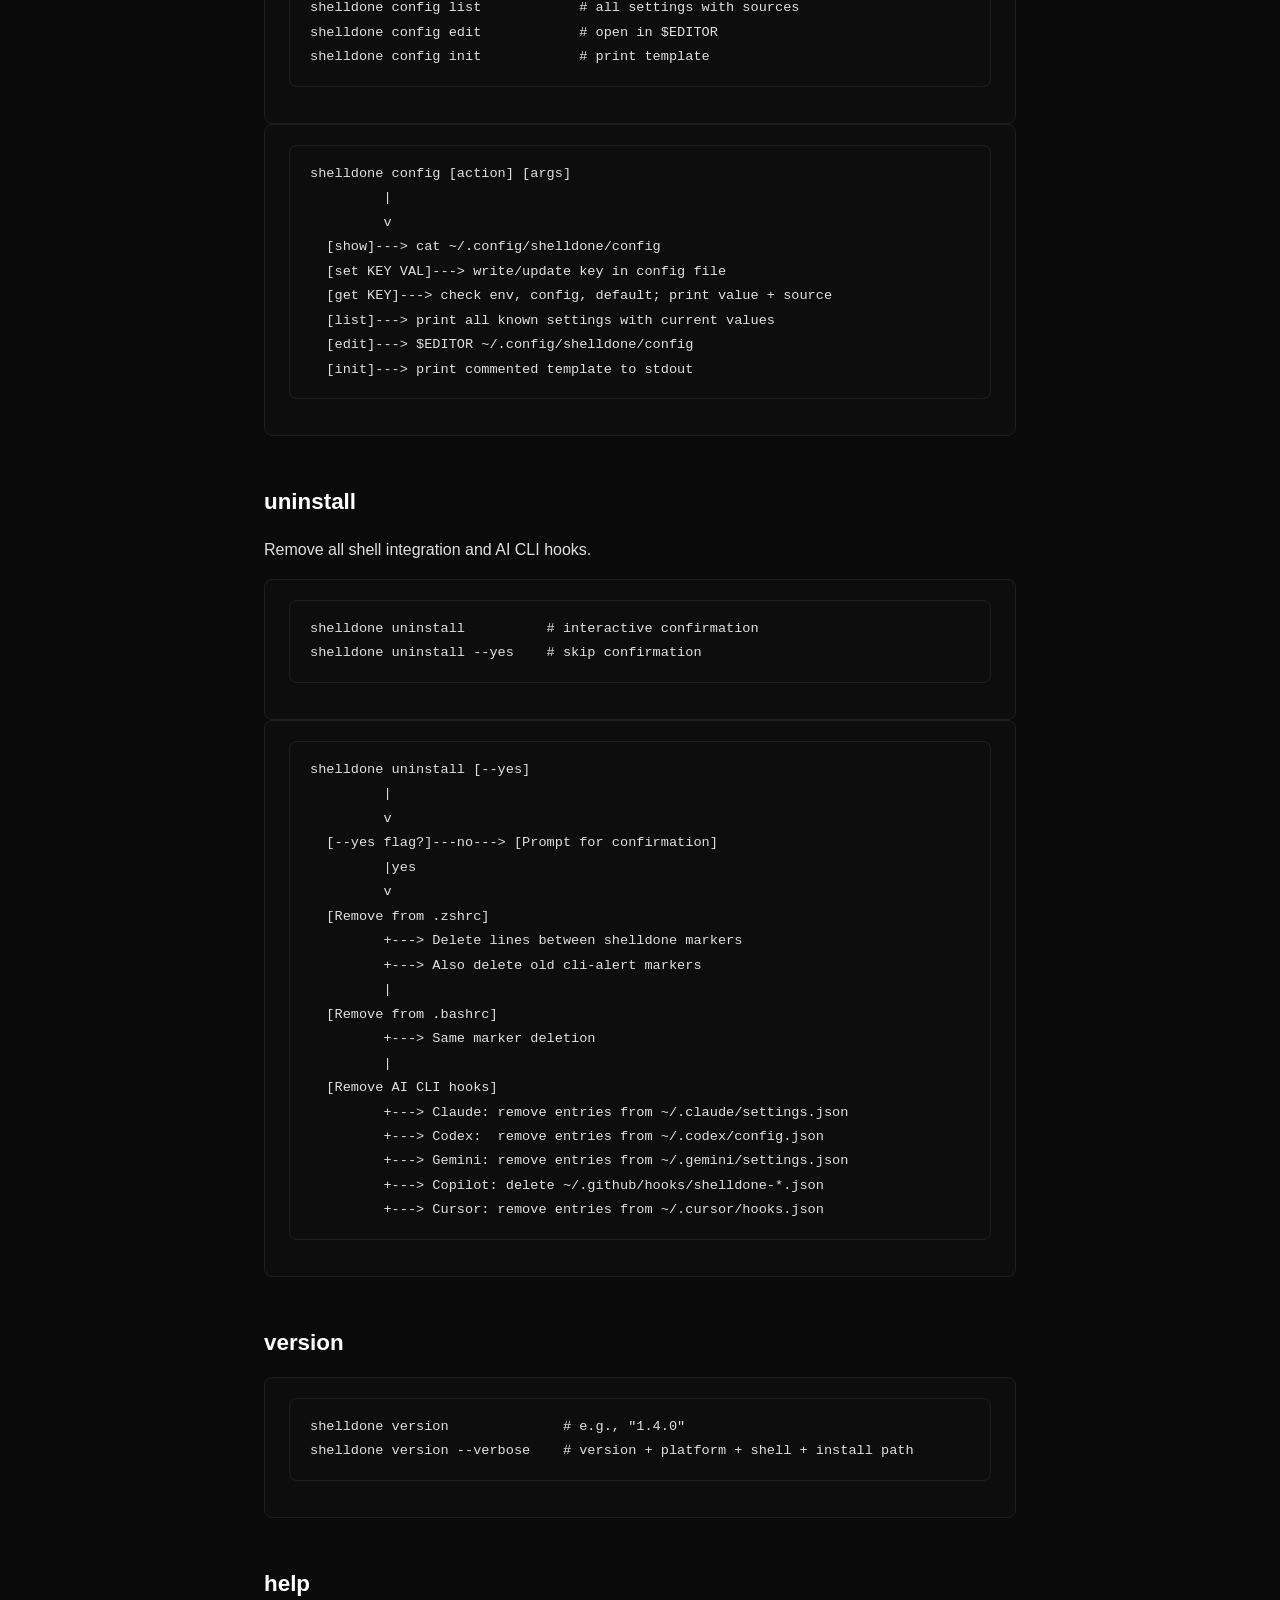
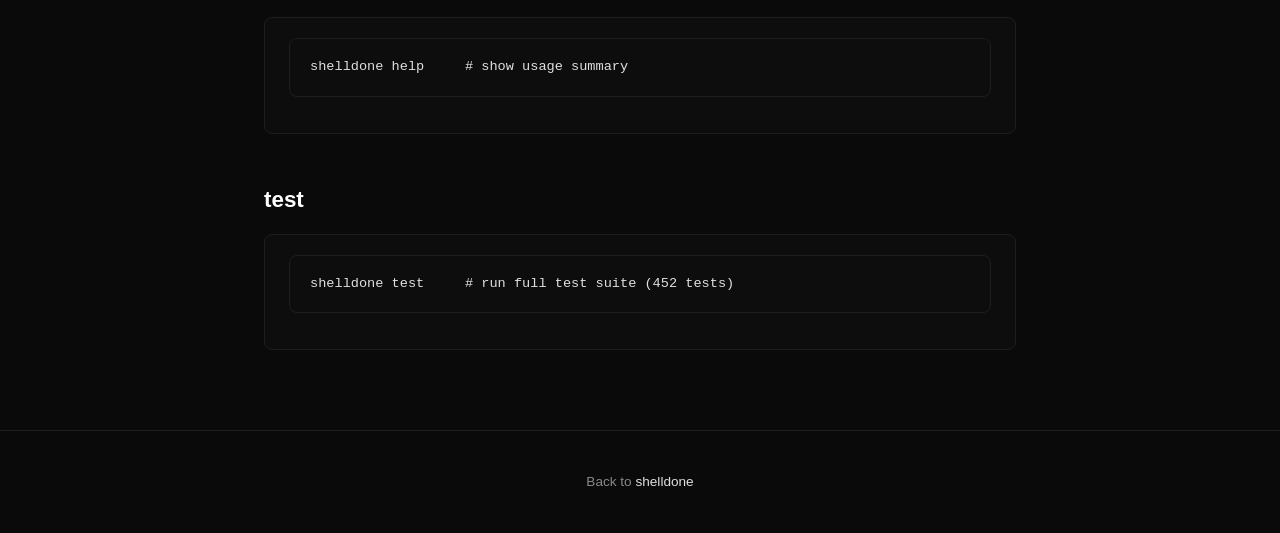
<file: docs/commands.html>
<!DOCTYPE html>
<html lang="en">
<head>
  <meta charset="UTF-8">
  <meta name="viewport" content="width=device-width, initial-scale=1.0">
  <title>Commands Reference - shelldone</title>
  <meta name="description" content="Complete reference for all shelldone CLI commands: init, setup, status, test-notify, sounds, exclude, webhook, mute, toggle, schedule, config, uninstall, and more.">
  <link rel="canonical" href="https://nareshnavinash.github.io/shelldone/commands.html">
  <link rel="stylesheet" href="style.css">
  <link rel="icon" type="image/svg+xml" href="favicon.svg">
</head>
<body>

  <nav class="doc-nav">
    <a href="./" class="doc-nav__back">shelldone</a>
    <span class="doc-nav__title">Commands Reference</span>
  </nav>

  <main class="doc-content">
    <div class="container">

      <h1>Commands Reference</h1>

      <p>Usage: <code>shelldone &lt;command&gt; [args...]</code></p>

      <h2>init</h2>

      <p>Output shell init code for eval in your RC file.</p>

      <div class="code-block"><pre><code>eval "$(shelldone init zsh)"    # for zsh
eval "$(shelldone init bash)"   # for bash</code></pre></div>

      <div class="code-block"><pre><code>shelldone init [bash|zsh]
         |
         v
  [Shell specified?]---no---> [Auto-detect from parent PID]
         |yes                        |
         v                           +---> ps -p $PPID
         |                           +---> Fallback: $SHELL
         |<--------------------------+
         v
  [Resolve lib path]
         |
         v
  [Output init code to stdout:]
    export _SHELLDONE_LIB="&lt;path&gt;"
    source "&lt;path&gt;/shelldone.sh"
    source "&lt;path&gt;/auto-notify.&lt;shell&gt;"</code></pre></div>

      <h2>setup</h2>

      <p>Auto-configure shell integration and AI CLI hooks.</p>

      <div class="code-block"><pre><code>shelldone setup              # interactive wizard (if tty)
shelldone setup --quick      # non-interactive: shell init + AI hooks
shelldone setup --full       # interactive: all phases
shelldone setup ai-hooks     # install hooks for all detected AI CLIs
shelldone setup claude-hook  # install Claude Code hook only</code></pre></div>

      <div class="code-block"><pre><code>shelldone setup [mode]
         |
         v
  [Specific AI hook?]---yes---> [_setup_&lt;ai&gt;_hook] ---> done
  (claude-hook, codex-hook, etc.)
         |no
         v
  [ai-hooks?]---yes---> [_setup_ai_hooks: detect + install all] ---> done
         |no
         v
  [--quick or all?]---yes---> [_setup_shell_init + _setup_ai_hooks] ---> done
         |no
         v
  [--full?]---yes---> [_setup_wizard "advanced"]
         |no
         v
  [TTY detected?]---no---> [_setup_shell_init + _setup_ai_hooks] ---> done
         |yes
         v
  [_setup_wizard ""]
         |
         +-- Phase 1: Welcome + mode selection
         |     (quick / advanced / reconfigure)
         |
         +-- Phase 2: Shell integration (skip for reconfigure)
         |     |
         |     +---> Detect .zshrc / .bashrc
         |     +---> Remove old cli-alert markers (migration)
         |     +---> Check if shelldone markers exist
         |     +---> If missing: append eval block between markers
         |
         +-- Phase 3: Preferences (advanced only)
         |     +---> Threshold (5s / 10s / 30s / 60s)
         |     +---> Filter (all / failure / success)
         |     +---> Voice on/off
         |     +---> Focus detection on/off
         |
         +-- Phase 4: External channels (advanced or reconfigure)
         |     +---> Interactive loop: add / reconfigure / remove / test
         |
         +-- Phase 5: AI hooks
         |     +---> Detect installed AI CLIs
         |     +---> Install hook per CLI config format:
         |           Claude: ~/.claude/settings.json (hooks.Stop)
         |           Codex:  ~/.codex/config.json
         |           Gemini: ~/.gemini/settings.json
         |           Copilot: ~/.github/hooks/*.json
         |           Cursor: ~/.cursor/hooks.json
         |           Aider: no hooks, print wrapper guidance
         |
         +-- Phase 6: Health check (doctor)
         +-- Phase 7: Summary (before/after diff)</code></pre></div>

      <h2>status</h2>

      <p>Show diagnostic info: platform, tools, config, integration, channels.</p>

      <div class="code-block"><pre><code>shelldone status             # compact view
shelldone status --full      # detailed view</code></pre></div>

      <div class="code-block"><pre><code>shelldone status [--full]
         |
         v
  [Detect platform + tools]
         |
         v
  [Check shell integration]
         +---> Scan .zshrc for marker
         +---> Scan .bashrc for marker
         |
         v
  [Show notification tools]
         +---> macOS: osascript, terminal-notifier, afplay, say
         +---> Linux: notify-send, paplay/aplay, espeak
         +---> WSL/Win: powershell.exe, BurntToast
         |
         v
  [Show current config]
         +---> Threshold, filter, focus, voice, sounds
         |
         v
  [Show mute/schedule state]
         +---> Read state file for mute_until, mute_&lt;channel&gt;_until, quiet hours
         |
         v
  [Show channel dashboard]
         +---> Per-channel status: on / muted (countdown) / toggled off / not configured
         |
         v
  [Show external channels]
         +---> For each: configured? enabled? transport?
         |
         v
  [Show AI CLI hooks]
         +---> For each AI: installed? config file? toggled?</code></pre></div>

      <h2>test-notify</h2>

      <p>Send a test notification through all configured channels.</p>

      <div class="code-block"><pre><code>shelldone test-notify</code></pre></div>

      <div class="code-block"><pre><code>shelldone test-notify
         |
         v
  [Source shelldone.sh in subshell]
         |
         v
  [Set SHELLDONE_FOCUS_DETECT=false]  (bypass focus detection)
         |
         v
  [_shelldone_notify "shelldone Test" "If you see this..." 0]
         |
         v
  [Desktop popup + sound + all configured external channels]</code></pre></div>

      <h2>sounds</h2>

      <p>List available system sounds for your platform.</p>

      <div class="code-block"><pre><code>shelldone sounds</code></pre></div>

      <div class="code-block"><pre><code>shelldone sounds
         |
         v
  [Detect platform]
         |
    darwin: ls /System/Library/Sounds/*.aiff (strip extension)
    linux:  ls /usr/share/sounds/freedesktop/stereo/*.oga (strip extension)
    wsl/win: list known Windows sound names</code></pre></div>

      <h2>exclude</h2>

      <p>Manage auto-notify command exclusion list.</p>

      <div class="code-block"><pre><code>shelldone exclude list            # show current exclusions
shelldone exclude add docker      # print export line to add
shelldone exclude remove vim      # print updated export line</code></pre></div>

      <div class="code-block"><pre><code>shelldone exclude [action] [pattern]
         |
         v
  [list]---> Print current SHELLDONE_EXCLUDE patterns
         |
  [add &lt;pattern&gt;]---> Append to list, print new export line
         |
  [remove &lt;pattern&gt;]---> Remove from list, print updated export line</code></pre></div>

      <h2>webhook</h2>

      <p>Manage and test external notification channels.</p>

      <div class="code-block"><pre><code>shelldone webhook status              # show channel config
shelldone webhook test slack           # send test message</code></pre></div>

      <div class="code-block"><pre><code>shelldone webhook [action] [channel]
         |
         v
  [status]
         +---> Show HTTP transport (curl/wget/tcp)
         +---> Show rate limit setting
         +---> Show timeout setting
         +---> For each channel: configured? vars set?
         |
  [test &lt;channel&gt;]
         +---> Validate required vars for channel
         +---> If missing: print error with var names
         +---> Build test payload
         +---> POST via HTTP transport (bypass rate limit)
         +---> Print HTTP status code (200=success, 4xx/5xx=failure)</code></pre></div>

      <h2>mute / unmute</h2>

      <p>Temporarily suppress notifications &mdash; globally or per channel.</p>

      <div class="code-block"><pre><code>shelldone mute                # interactive menu (TTY) or mute all indefinitely
shelldone mute 30m            # mute all for 30 minutes
shelldone mute 2h             # mute all for 2 hours
shelldone mute slack 2h       # mute only Slack for 2 hours
shelldone mute desktop        # mute desktop notifications indefinitely
shelldone unmute              # resume all (clears global + per-channel mutes)
shelldone unmute slack        # resume only Slack</code></pre></div>

      <p>Valid channels: <code>desktop</code>, <code>sound</code>, <code>voice</code>, <code>slack</code>, <code>discord</code>, <code>telegram</code>, <code>email</code>, <code>whatsapp</code>, <code>webhook</code>.</p>

      <div class="code-block"><pre><code>shelldone mute [channel] [duration]
         |
         v
  [Channel given?]---no---> [Duration given?]---no---> [TTY?]---yes---> [Interactive menu]
         |yes                    |yes                     |no
         v                       v                        v
  [Validate channel]     [Global timed mute]       [state_write mute_until=0]
         |                state_write mute_until     (global indefinite mute)
         v                =(now + seconds)
  [Duration given?]---no---> [state_write mute_&lt;channel&gt;_until=0]
         |yes                  (per-channel indefinite mute)
         v
  [_shelldone_parse_duration]
         |  "30m" -> 1800
         |  "2h"  -> 7200
         v
  [state_write mute_&lt;channel&gt;_until=(now + seconds)]
         |
         v
  State file: ~/.local/state/shelldone/state


shelldone unmute [channel]
         |
         v
  [Channel given?]---no---> [_shelldone_unmute_all]
         |yes                 (deletes mute_until + all mute_*_until keys)
         v
  [state_delete mute_&lt;channel&gt;_until]</code></pre></div>

      <h2>toggle</h2>

      <p>Toggle notification layers on/off.</p>

      <div class="code-block"><pre><code>shelldone toggle                # show all states
shelldone toggle sound off      # disable sound
shelldone toggle slack off      # disable Slack
shelldone toggle external off   # disable all external channels
shelldone toggle claude off     # disable Claude notifications</code></pre></div>

      <p>Supported layers: <code>desktop</code>, <code>sound</code>, <code>voice</code>, <code>slack</code>, <code>discord</code>, <code>telegram</code>, <code>email</code>, <code>whatsapp</code>, <code>webhook</code>, <code>external</code> (group), <code>claude</code>, <code>codex</code>, <code>gemini</code>, <code>copilot</code>, <code>cursor</code></p>

      <div class="code-block"><pre><code>shelldone toggle [layer [on|off]]
         |
         v
  [No args?]---yes---> [Show all toggle states from state file]
         |no
         v
  [Layer = "external"?]---yes---> [Toggle all 6 channels at once]
         |no
         v
  [Explicit on/off given?]
         |
    on:  [state_delete &lt;layer&gt;]  (remove = default on)
    off: [state_write &lt;layer&gt;=off]
    neither: [read current, flip it]</code></pre></div>

      <h2>schedule</h2>

      <p>Set or clear daily quiet hours.</p>

      <div class="code-block"><pre><code>shelldone schedule 22:00-08:00   # set quiet hours
shelldone schedule off           # clear schedule
shelldone schedule               # show current</code></pre></div>

      <div class="code-block"><pre><code>shelldone schedule [range|off]
         |
         v
  [No args?]---yes---> [Show current from state or env var]
         |
  ["off"?]---yes---> [state_delete quiet_start + quiet_end]
         |
  [HH:MM-HH:MM?]
         +---> Validate format (regex)
         +---> Validate hours (0-23) and minutes (0-59)
         +---> state_write quiet_start=HH:MM
         +---> state_write quiet_end=HH:MM</code></pre></div>

      <h2>config</h2>

      <p>Manage the configuration file.</p>

      <div class="code-block"><pre><code>shelldone config show            # display config file
shelldone config set KEY VALUE   # update a setting
shelldone config get KEY         # show value + source
shelldone config list            # all settings with sources
shelldone config edit            # open in $EDITOR
shelldone config init            # print template</code></pre></div>

      <div class="code-block"><pre><code>shelldone config [action] [args]
         |
         v
  [show]---> cat ~/.config/shelldone/config
  [set KEY VAL]---> write/update key in config file
  [get KEY]---> check env, config, default; print value + source
  [list]---> print all known settings with current values
  [edit]---> $EDITOR ~/.config/shelldone/config
  [init]---> print commented template to stdout</code></pre></div>

      <h2>uninstall</h2>

      <p>Remove all shell integration and AI CLI hooks.</p>

      <div class="code-block"><pre><code>shelldone uninstall          # interactive confirmation
shelldone uninstall --yes    # skip confirmation</code></pre></div>

      <div class="code-block"><pre><code>shelldone uninstall [--yes]
         |
         v
  [--yes flag?]---no---> [Prompt for confirmation]
         |yes
         v
  [Remove from .zshrc]
         +---> Delete lines between shelldone markers
         +---> Also delete old cli-alert markers
         |
  [Remove from .bashrc]
         +---> Same marker deletion
         |
  [Remove AI CLI hooks]
         +---> Claude: remove entries from ~/.claude/settings.json
         +---> Codex:  remove entries from ~/.codex/config.json
         +---> Gemini: remove entries from ~/.gemini/settings.json
         +---> Copilot: delete ~/.github/hooks/shelldone-*.json
         +---> Cursor: remove entries from ~/.cursor/hooks.json</code></pre></div>

      <h2>version</h2>

      <div class="code-block"><pre><code>shelldone version              # e.g., "1.4.0"
shelldone version --verbose    # version + platform + shell + install path</code></pre></div>

      <h2>help</h2>

      <div class="code-block"><pre><code>shelldone help     # show usage summary</code></pre></div>

      <h2>test</h2>

      <div class="code-block"><pre><code>shelldone test     # run full test suite (452 tests)</code></pre></div>

    </div>
  </main>

  <footer class="footer">
    <div class="container">
      <p class="footer__copy">Back to <a href="./">shelldone</a></p>
    </div>
  </footer>

</body>
</html>
</file>
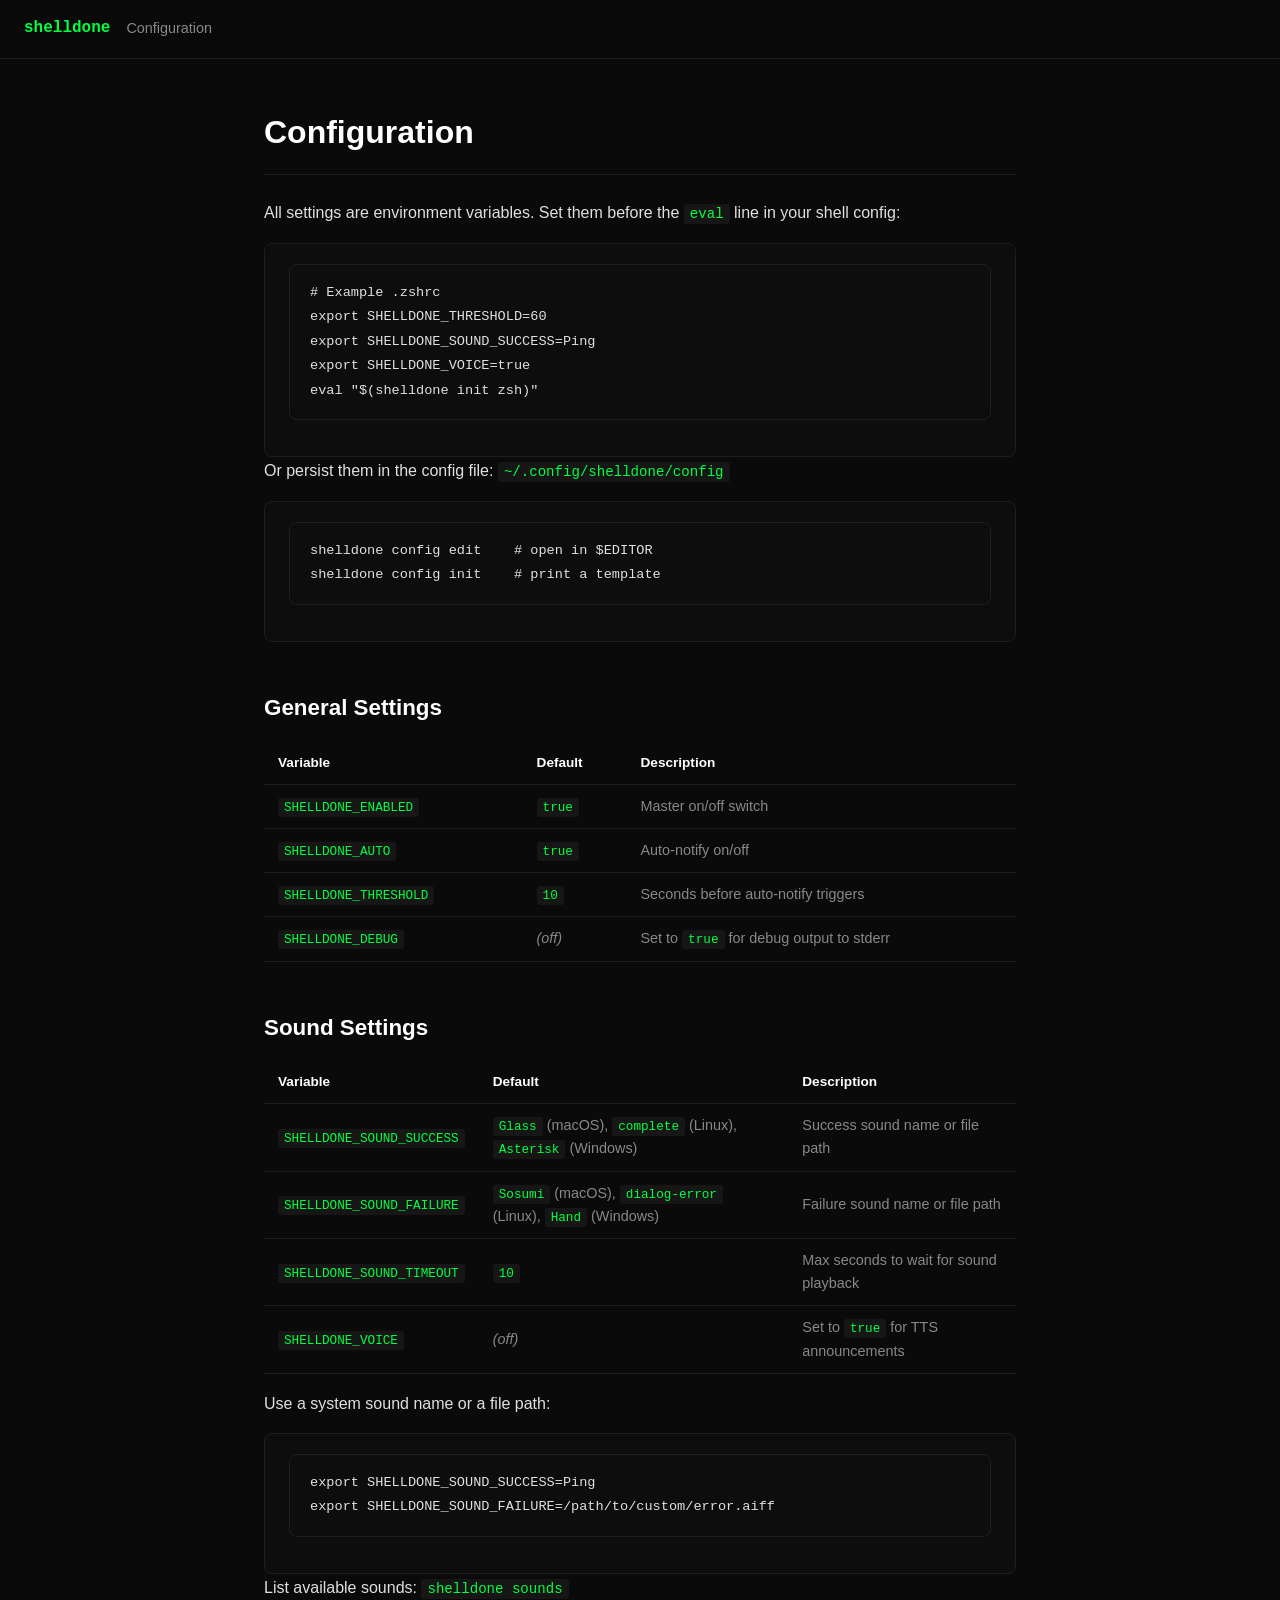
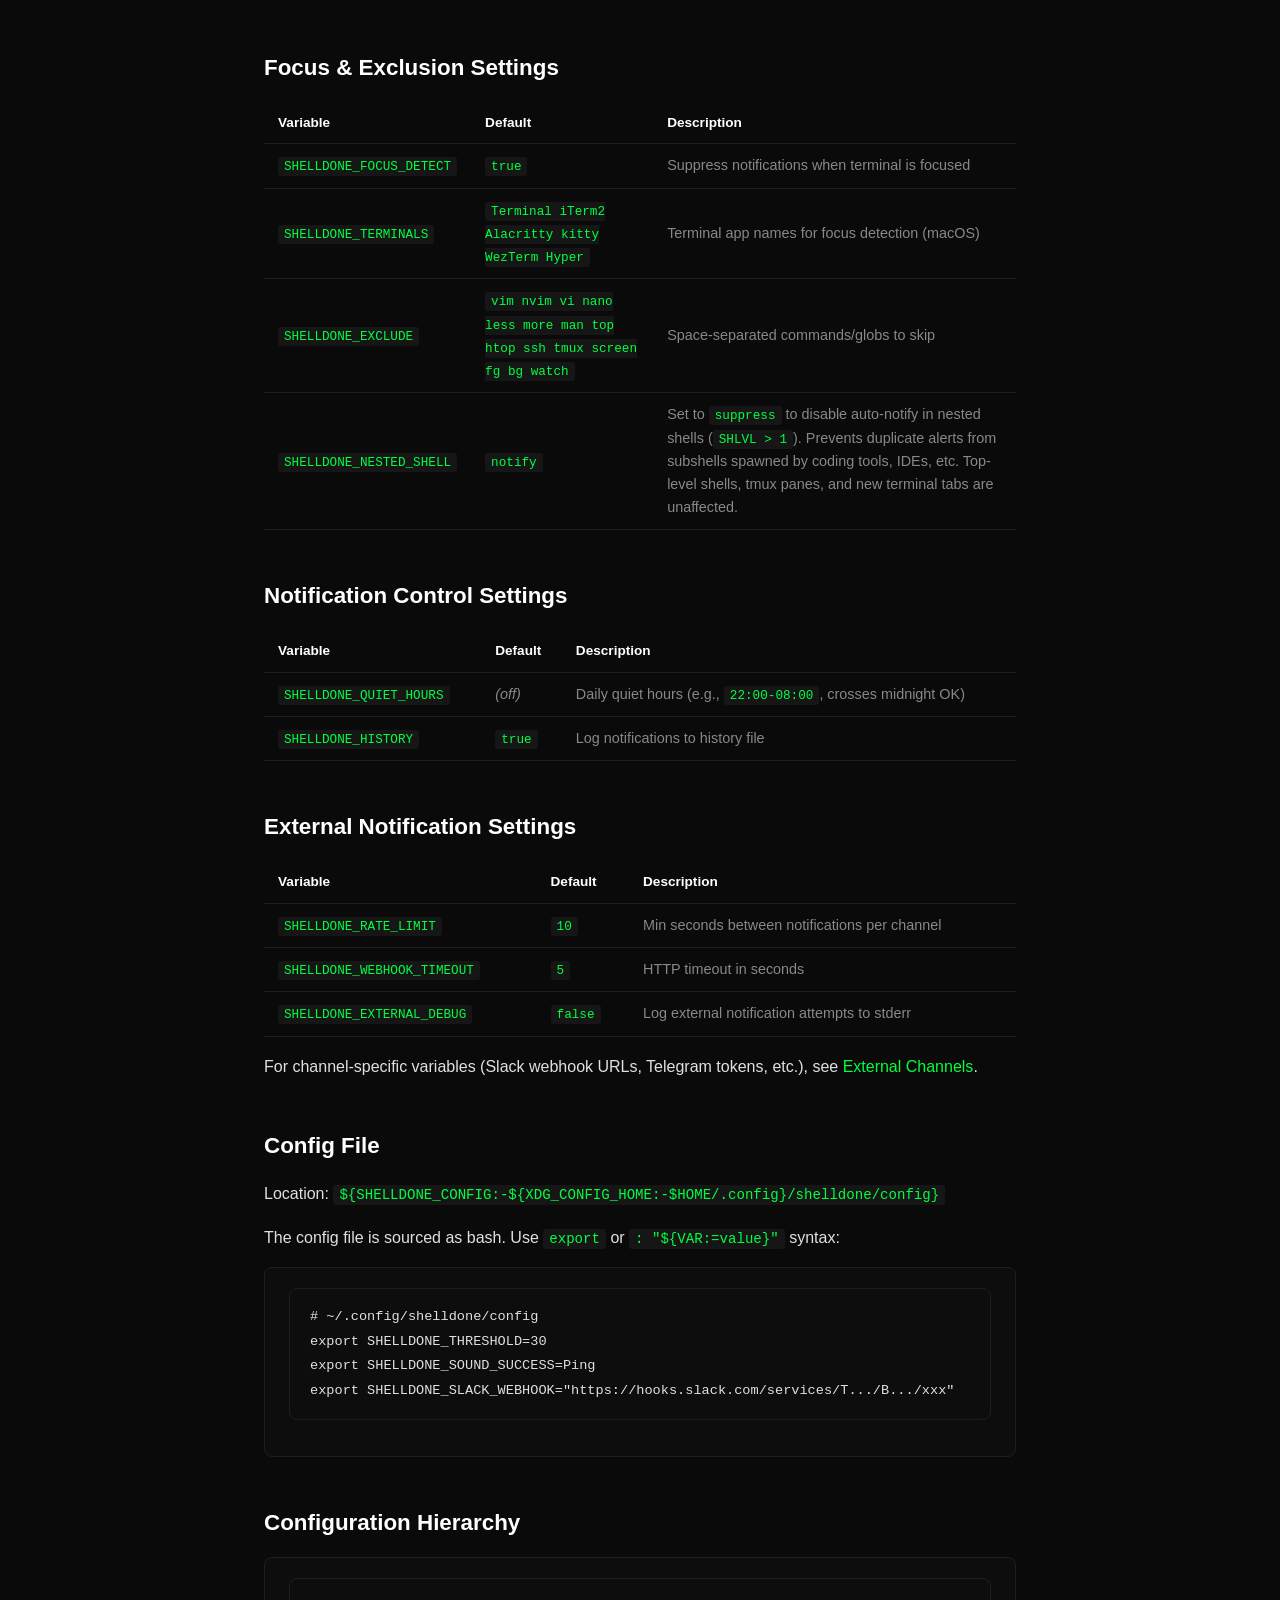
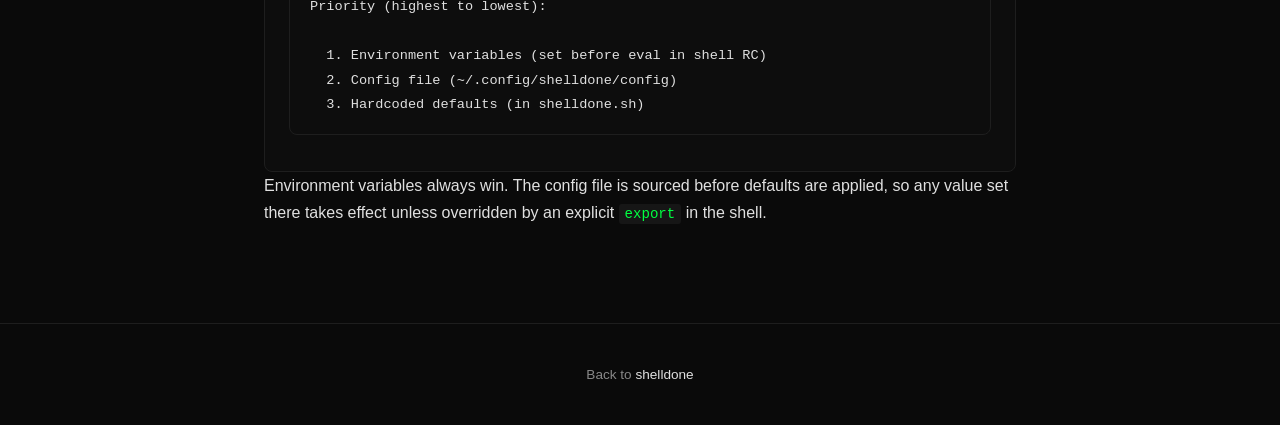
<file: docs/configuration.html>
<!DOCTYPE html>
<html lang="en">
<head>
  <meta charset="UTF-8">
  <meta name="viewport" content="width=device-width, initial-scale=1.0">
  <title>Configuration - shelldone</title>
  <meta name="description" content="Complete configuration guide for shelldone: environment variables, sound settings, focus detection, exclusion lists, quiet hours, external channels, and config file management.">
  <link rel="canonical" href="https://nareshnavinash.github.io/shelldone/configuration.html">
  <link rel="stylesheet" href="style.css">
  <link rel="icon" type="image/svg+xml" href="favicon.svg">
</head>
<body>

  <nav class="doc-nav">
    <a href="./" class="doc-nav__back">shelldone</a>
    <span class="doc-nav__title">Configuration</span>
  </nav>

  <main class="doc-content">
    <div class="container">

      <h1>Configuration</h1>

      <p>All settings are environment variables. Set them before the <code>eval</code> line in your shell config:</p>

      <div class="code-block"><pre><code># Example .zshrc
export SHELLDONE_THRESHOLD=60
export SHELLDONE_SOUND_SUCCESS=Ping
export SHELLDONE_VOICE=true
eval "$(shelldone init zsh)"</code></pre></div>

      <p>Or persist them in the config file: <code>~/.config/shelldone/config</code></p>

      <div class="code-block"><pre><code>shelldone config edit    # open in $EDITOR
shelldone config init    # print a template</code></pre></div>

      <h2>General Settings</h2>

      <table>
        <thead>
          <tr>
            <th>Variable</th>
            <th>Default</th>
            <th>Description</th>
          </tr>
        </thead>
        <tbody>
          <tr>
            <td><code>SHELLDONE_ENABLED</code></td>
            <td><code>true</code></td>
            <td>Master on/off switch</td>
          </tr>
          <tr>
            <td><code>SHELLDONE_AUTO</code></td>
            <td><code>true</code></td>
            <td>Auto-notify on/off</td>
          </tr>
          <tr>
            <td><code>SHELLDONE_THRESHOLD</code></td>
            <td><code>10</code></td>
            <td>Seconds before auto-notify triggers</td>
          </tr>
          <tr>
            <td><code>SHELLDONE_DEBUG</code></td>
            <td><em>(off)</em></td>
            <td>Set to <code>true</code> for debug output to stderr</td>
          </tr>
        </tbody>
      </table>

      <h2>Sound Settings</h2>

      <table>
        <thead>
          <tr>
            <th>Variable</th>
            <th>Default</th>
            <th>Description</th>
          </tr>
        </thead>
        <tbody>
          <tr>
            <td><code>SHELLDONE_SOUND_SUCCESS</code></td>
            <td><code>Glass</code> (macOS), <code>complete</code> (Linux), <code>Asterisk</code> (Windows)</td>
            <td>Success sound name or file path</td>
          </tr>
          <tr>
            <td><code>SHELLDONE_SOUND_FAILURE</code></td>
            <td><code>Sosumi</code> (macOS), <code>dialog-error</code> (Linux), <code>Hand</code> (Windows)</td>
            <td>Failure sound name or file path</td>
          </tr>
          <tr>
            <td><code>SHELLDONE_SOUND_TIMEOUT</code></td>
            <td><code>10</code></td>
            <td>Max seconds to wait for sound playback</td>
          </tr>
          <tr>
            <td><code>SHELLDONE_VOICE</code></td>
            <td><em>(off)</em></td>
            <td>Set to <code>true</code> for TTS announcements</td>
          </tr>
        </tbody>
      </table>

      <p>Use a system sound name or a file path:</p>

      <div class="code-block"><pre><code>export SHELLDONE_SOUND_SUCCESS=Ping
export SHELLDONE_SOUND_FAILURE=/path/to/custom/error.aiff</code></pre></div>

      <p>List available sounds: <code>shelldone sounds</code></p>

      <h2>Focus &amp; Exclusion Settings</h2>

      <table>
        <thead>
          <tr>
            <th>Variable</th>
            <th>Default</th>
            <th>Description</th>
          </tr>
        </thead>
        <tbody>
          <tr>
            <td><code>SHELLDONE_FOCUS_DETECT</code></td>
            <td><code>true</code></td>
            <td>Suppress notifications when terminal is focused</td>
          </tr>
          <tr>
            <td><code>SHELLDONE_TERMINALS</code></td>
            <td><code>Terminal iTerm2 Alacritty kitty WezTerm Hyper</code></td>
            <td>Terminal app names for focus detection (macOS)</td>
          </tr>
          <tr>
            <td><code>SHELLDONE_EXCLUDE</code></td>
            <td><code>vim nvim vi nano less more man top htop ssh tmux screen fg bg watch</code></td>
            <td>Space-separated commands/globs to skip</td>
          </tr>
          <tr>
            <td><code>SHELLDONE_NESTED_SHELL</code></td>
            <td><code>notify</code></td>
            <td>Set to <code>suppress</code> to disable auto-notify in nested shells (<code>SHLVL &gt; 1</code>). Prevents duplicate alerts from subshells spawned by coding tools, IDEs, etc. Top-level shells, tmux panes, and new terminal tabs are unaffected.</td>
          </tr>
        </tbody>
      </table>

      <h2>Notification Control Settings</h2>

      <table>
        <thead>
          <tr>
            <th>Variable</th>
            <th>Default</th>
            <th>Description</th>
          </tr>
        </thead>
        <tbody>
          <tr>
            <td><code>SHELLDONE_QUIET_HOURS</code></td>
            <td><em>(off)</em></td>
            <td>Daily quiet hours (e.g., <code>22:00-08:00</code>, crosses midnight OK)</td>
          </tr>
          <tr>
            <td><code>SHELLDONE_HISTORY</code></td>
            <td><code>true</code></td>
            <td>Log notifications to history file</td>
          </tr>
        </tbody>
      </table>

      <h2>External Notification Settings</h2>

      <table>
        <thead>
          <tr>
            <th>Variable</th>
            <th>Default</th>
            <th>Description</th>
          </tr>
        </thead>
        <tbody>
          <tr>
            <td><code>SHELLDONE_RATE_LIMIT</code></td>
            <td><code>10</code></td>
            <td>Min seconds between notifications per channel</td>
          </tr>
          <tr>
            <td><code>SHELLDONE_WEBHOOK_TIMEOUT</code></td>
            <td><code>5</code></td>
            <td>HTTP timeout in seconds</td>
          </tr>
          <tr>
            <td><code>SHELLDONE_EXTERNAL_DEBUG</code></td>
            <td><code>false</code></td>
            <td>Log external notification attempts to stderr</td>
          </tr>
        </tbody>
      </table>

      <p>For channel-specific variables (Slack webhook URLs, Telegram tokens, etc.), see <a href="external-channels.html">External Channels</a>.</p>

      <h2>Config File</h2>

      <p>Location: <code>${SHELLDONE_CONFIG:-${XDG_CONFIG_HOME:-$HOME/.config}/shelldone/config}</code></p>

      <p>The config file is sourced as bash. Use <code>export</code> or <code>: "${VAR:=value}"</code> syntax:</p>

      <div class="code-block"><pre><code># ~/.config/shelldone/config
export SHELLDONE_THRESHOLD=30
export SHELLDONE_SOUND_SUCCESS=Ping
export SHELLDONE_SLACK_WEBHOOK="https://hooks.slack.com/services/T.../B.../xxx"</code></pre></div>

      <h2>Configuration Hierarchy</h2>

      <div class="code-block"><pre><code>Priority (highest to lowest):

  1. Environment variables (set before eval in shell RC)
  2. Config file (~/.config/shelldone/config)
  3. Hardcoded defaults (in shelldone.sh)</code></pre></div>

      <p>Environment variables always win. The config file is sourced before defaults are applied, so any value set there takes effect unless overridden by an explicit <code>export</code> in the shell.</p>

    </div>
  </main>

  <footer class="footer">
    <div class="container">
      <p class="footer__copy">Back to <a href="./">shelldone</a></p>
    </div>
  </footer>

</body>
</html>
</file>
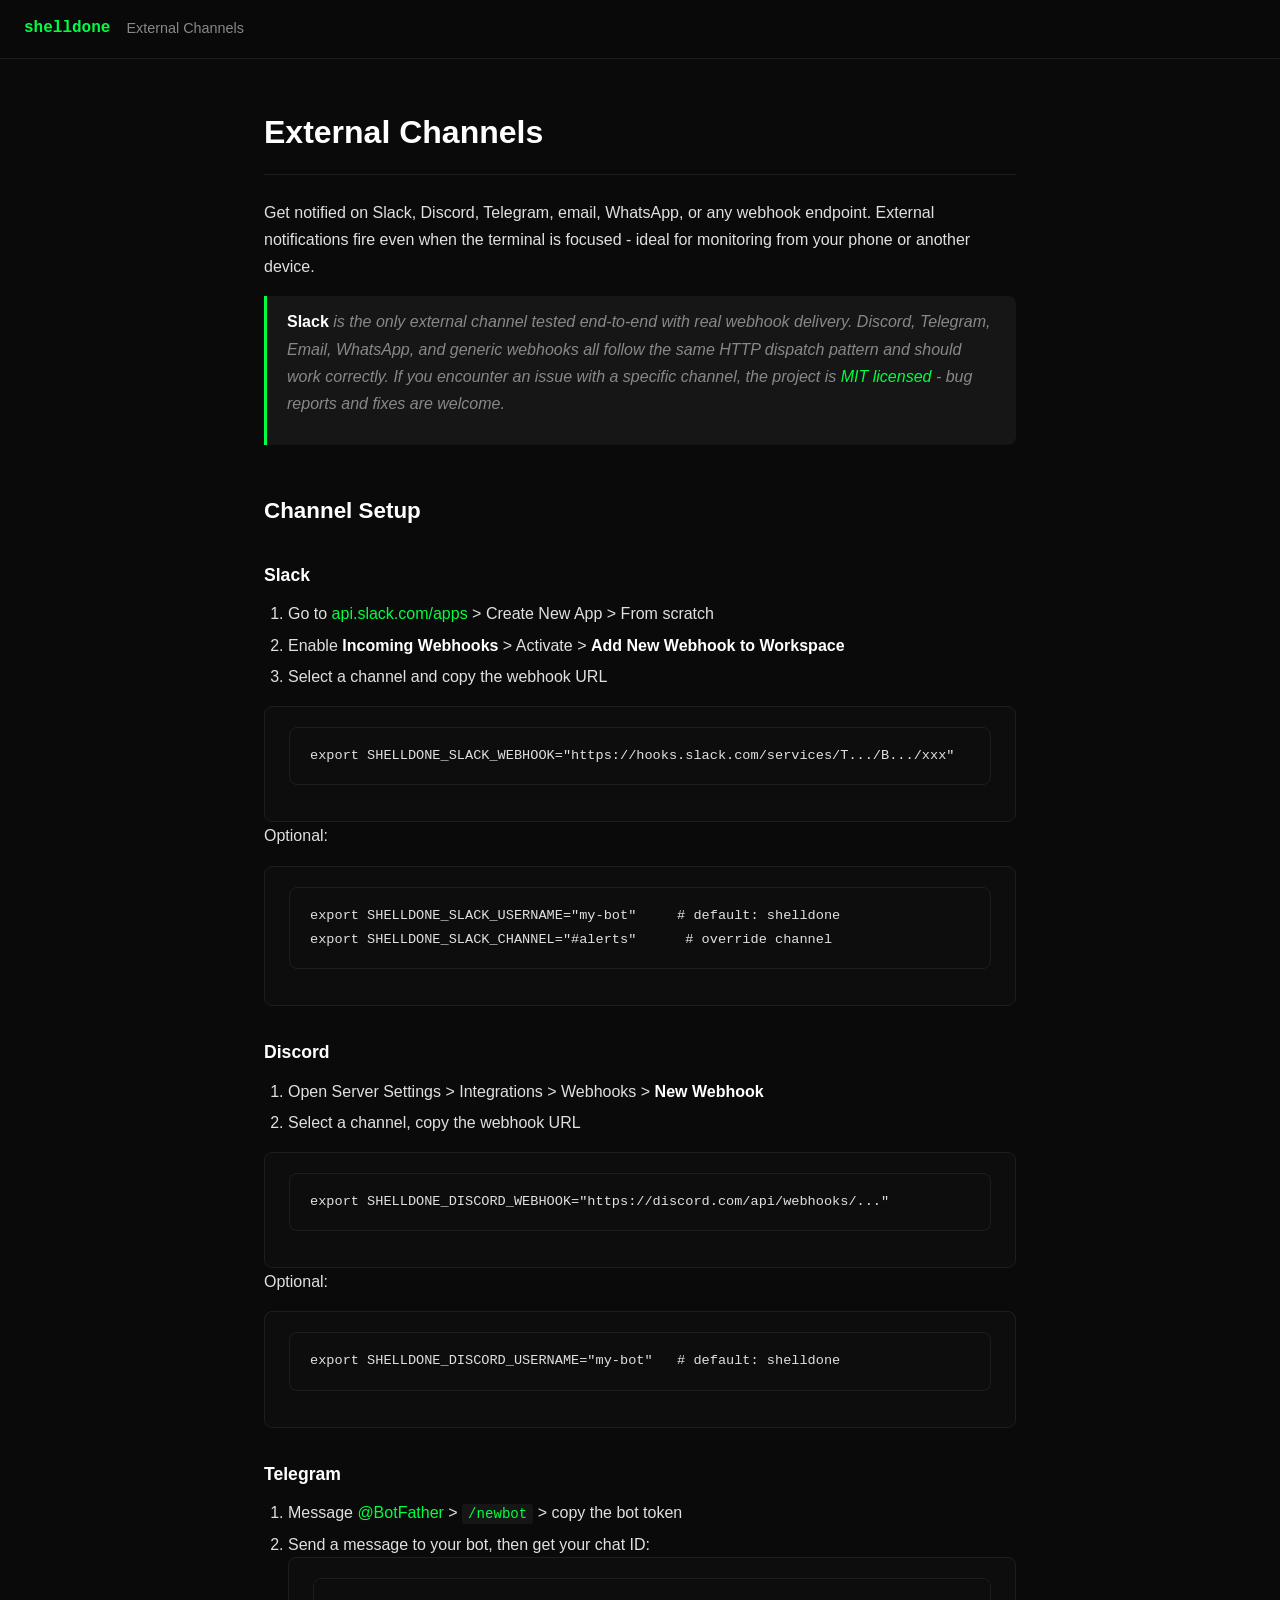
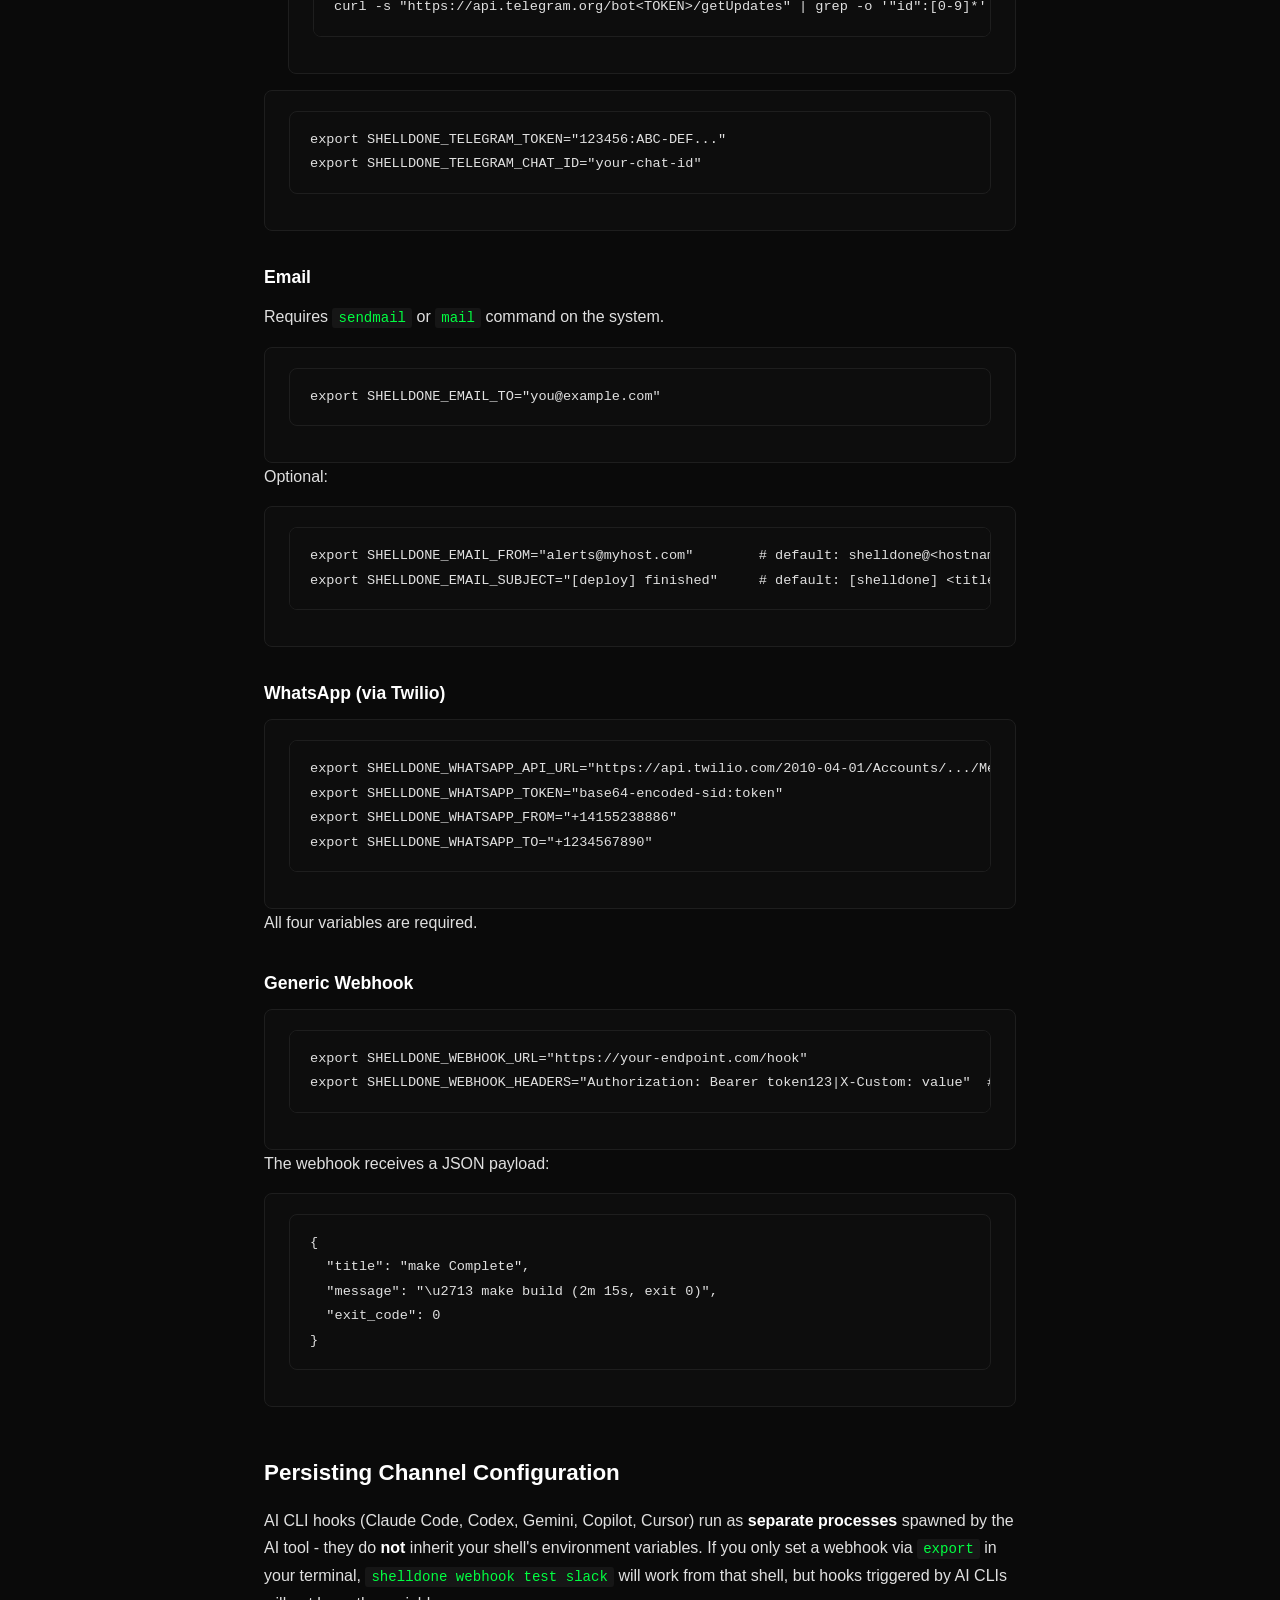
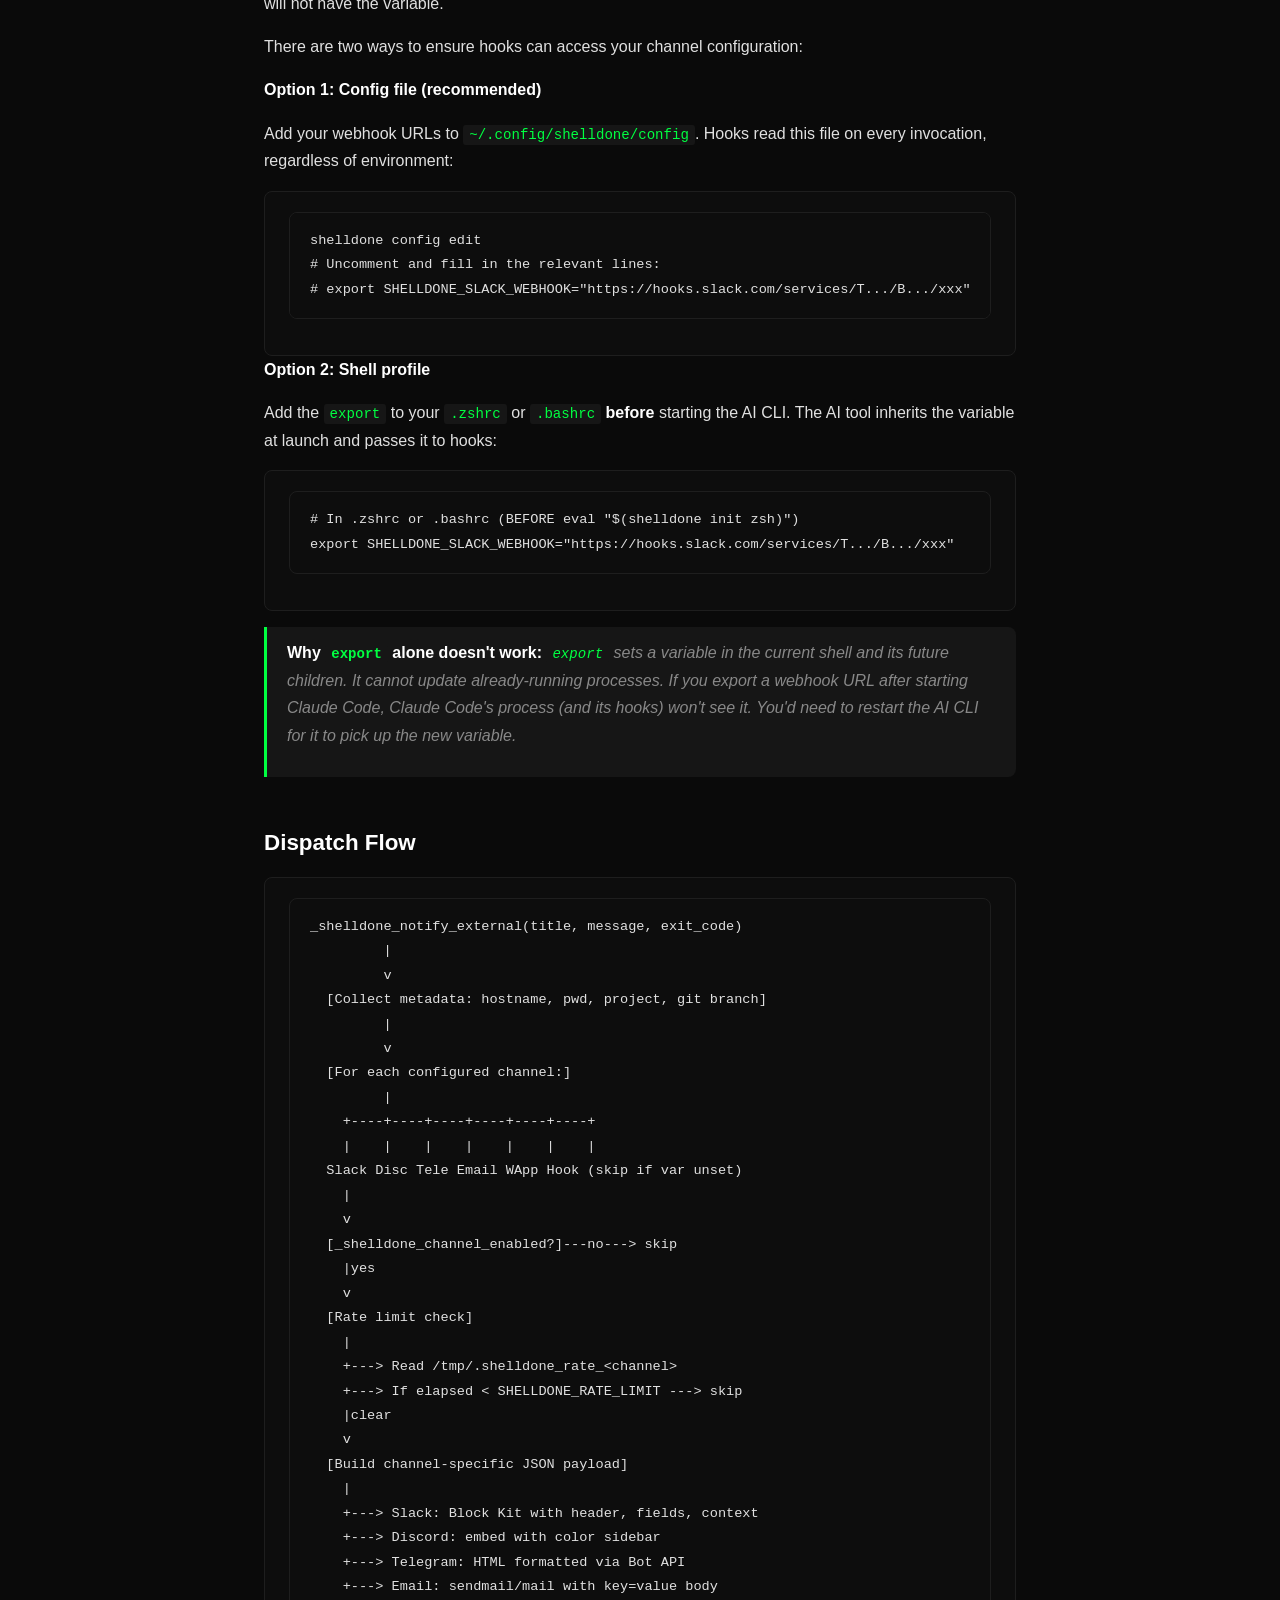
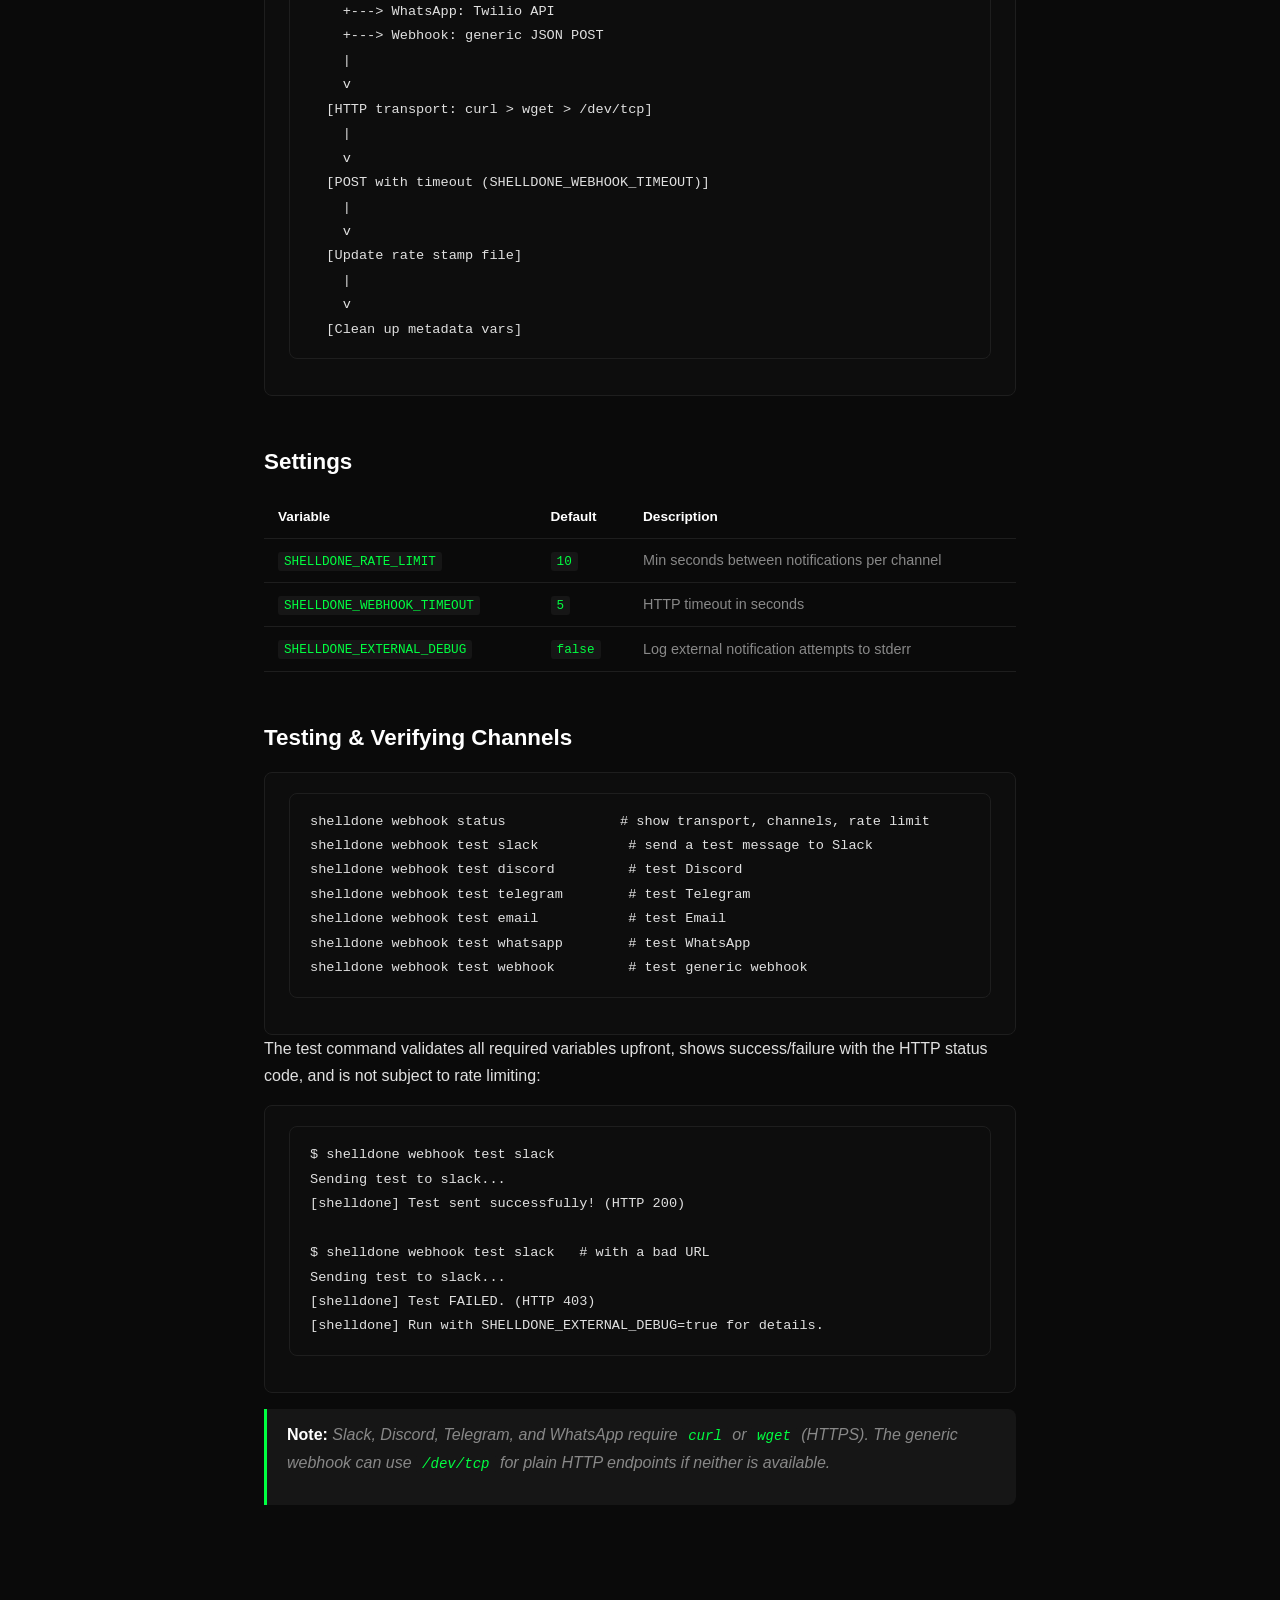
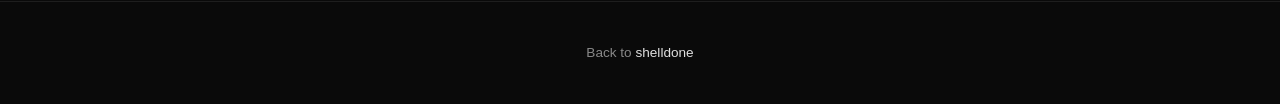
<file: docs/external-channels.html>
<!DOCTYPE html>
<html lang="en">
<head>
  <meta charset="UTF-8">
  <meta name="viewport" content="width=device-width, initial-scale=1.0">
  <title>External Channels - shelldone</title>
  <meta name="description" content="Set up external notification channels for shelldone: Slack, Discord, Telegram, Email, WhatsApp, and generic webhooks. Includes dispatch flow and testing instructions.">
  <link rel="canonical" href="https://nareshnavinash.github.io/shelldone/external-channels.html">
  <link rel="stylesheet" href="style.css">
  <link rel="icon" type="image/svg+xml" href="favicon.svg">
</head>
<body>

  <nav class="doc-nav">
    <a href="./" class="doc-nav__back">shelldone</a>
    <span class="doc-nav__title">External Channels</span>
  </nav>

  <main class="doc-content">
    <div class="container">

      <h1>External Channels</h1>

      <p>Get notified on Slack, Discord, Telegram, email, WhatsApp, or any webhook endpoint. External notifications fire even when the terminal is focused - ideal for monitoring from your phone or another device.</p>

      <blockquote>
        <p><strong>Slack</strong> is the only external channel tested end-to-end with real webhook delivery. Discord, Telegram, Email, WhatsApp, and generic webhooks all follow the same HTTP dispatch pattern and should work correctly. If you encounter an issue with a specific channel, the project is <a href="https://github.com/nareshnavinash/shelldone/blob/main/LICENSE">MIT licensed</a> - bug reports and fixes are welcome.</p>
      </blockquote>

      <h2>Channel Setup</h2>

      <h3>Slack</h3>

      <ol>
        <li>Go to <a href="https://api.slack.com/apps">api.slack.com/apps</a> &gt; Create New App &gt; From scratch</li>
        <li>Enable <strong>Incoming Webhooks</strong> &gt; Activate &gt; <strong>Add New Webhook to Workspace</strong></li>
        <li>Select a channel and copy the webhook URL</li>
      </ol>

      <div class="code-block"><pre><code>export SHELLDONE_SLACK_WEBHOOK="https://hooks.slack.com/services/T.../B.../xxx"</code></pre></div>

      <p>Optional:</p>

      <div class="code-block"><pre><code>export SHELLDONE_SLACK_USERNAME="my-bot"     # default: shelldone
export SHELLDONE_SLACK_CHANNEL="#alerts"      # override channel</code></pre></div>

      <h3>Discord</h3>

      <ol>
        <li>Open Server Settings &gt; Integrations &gt; Webhooks &gt; <strong>New Webhook</strong></li>
        <li>Select a channel, copy the webhook URL</li>
      </ol>

      <div class="code-block"><pre><code>export SHELLDONE_DISCORD_WEBHOOK="https://discord.com/api/webhooks/..."</code></pre></div>

      <p>Optional:</p>

      <div class="code-block"><pre><code>export SHELLDONE_DISCORD_USERNAME="my-bot"   # default: shelldone</code></pre></div>

      <h3>Telegram</h3>

      <ol>
        <li>Message <a href="https://t.me/BotFather">@BotFather</a> &gt; <code>/newbot</code> &gt; copy the bot token</li>
        <li>Send a message to your bot, then get your chat ID:
          <div class="code-block"><pre><code>curl -s "https://api.telegram.org/bot&lt;TOKEN&gt;/getUpdates" | grep -o '"id":[0-9]*' | head -1</code></pre></div>
        </li>
      </ol>

      <div class="code-block"><pre><code>export SHELLDONE_TELEGRAM_TOKEN="123456:ABC-DEF..."
export SHELLDONE_TELEGRAM_CHAT_ID="your-chat-id"</code></pre></div>

      <h3>Email</h3>

      <p>Requires <code>sendmail</code> or <code>mail</code> command on the system.</p>

      <div class="code-block"><pre><code>export SHELLDONE_EMAIL_TO="you@example.com"</code></pre></div>

      <p>Optional:</p>

      <div class="code-block"><pre><code>export SHELLDONE_EMAIL_FROM="alerts@myhost.com"        # default: shelldone@&lt;hostname&gt;
export SHELLDONE_EMAIL_SUBJECT="[deploy] finished"     # default: [shelldone] &lt;title&gt;</code></pre></div>

      <h3>WhatsApp (via Twilio)</h3>

      <div class="code-block"><pre><code>export SHELLDONE_WHATSAPP_API_URL="https://api.twilio.com/2010-04-01/Accounts/.../Messages.json"
export SHELLDONE_WHATSAPP_TOKEN="base64-encoded-sid:token"
export SHELLDONE_WHATSAPP_FROM="+14155238886"
export SHELLDONE_WHATSAPP_TO="+1234567890"</code></pre></div>

      <p>All four variables are required.</p>

      <h3>Generic Webhook</h3>

      <div class="code-block"><pre><code>export SHELLDONE_WEBHOOK_URL="https://your-endpoint.com/hook"
export SHELLDONE_WEBHOOK_HEADERS="Authorization: Bearer token123|X-Custom: value"  # optional, pipe-separated</code></pre></div>

      <p>The webhook receives a JSON payload:</p>

      <div class="code-block"><pre><code>{
  "title": "make Complete",
  "message": "\u2713 make build (2m 15s, exit 0)",
  "exit_code": 0
}</code></pre></div>

      <h2>Persisting Channel Configuration</h2>

      <p>AI CLI hooks (Claude Code, Codex, Gemini, Copilot, Cursor) run as <strong>separate processes</strong> spawned by the AI tool - they do <strong>not</strong> inherit your shell's environment variables. If you only set a webhook via <code>export</code> in your terminal, <code>shelldone webhook test slack</code> will work from that shell, but hooks triggered by AI CLIs will not have the variable.</p>

      <p>There are two ways to ensure hooks can access your channel configuration:</p>

      <p><strong>Option 1: Config file (recommended)</strong></p>

      <p>Add your webhook URLs to <code>~/.config/shelldone/config</code>. Hooks read this file on every invocation, regardless of environment:</p>

      <div class="code-block"><pre><code>shelldone config edit
# Uncomment and fill in the relevant lines:
# export SHELLDONE_SLACK_WEBHOOK="https://hooks.slack.com/services/T.../B.../xxx"</code></pre></div>

      <p><strong>Option 2: Shell profile</strong></p>

      <p>Add the <code>export</code> to your <code>.zshrc</code> or <code>.bashrc</code> <strong>before</strong> starting the AI CLI. The AI tool inherits the variable at launch and passes it to hooks:</p>

      <div class="code-block"><pre><code># In .zshrc or .bashrc (BEFORE eval "$(shelldone init zsh)")
export SHELLDONE_SLACK_WEBHOOK="https://hooks.slack.com/services/T.../B.../xxx"</code></pre></div>

      <blockquote>
        <p><strong>Why <code>export</code> alone doesn't work:</strong> <code>export</code> sets a variable in the current shell and its future children. It cannot update already-running processes. If you export a webhook URL after starting Claude Code, Claude Code's process (and its hooks) won't see it. You'd need to restart the AI CLI for it to pick up the new variable.</p>
      </blockquote>

      <h2>Dispatch Flow</h2>

      <div class="code-block"><pre><code>_shelldone_notify_external(title, message, exit_code)
         |
         v
  [Collect metadata: hostname, pwd, project, git branch]
         |
         v
  [For each configured channel:]
         |
    +----+----+----+----+----+----+
    |    |    |    |    |    |    |
  Slack Disc Tele Email WApp Hook (skip if var unset)
    |
    v
  [_shelldone_channel_enabled?]---no---&gt; skip
    |yes
    v
  [Rate limit check]
    |
    +---&gt; Read /tmp/.shelldone_rate_&lt;channel&gt;
    +---&gt; If elapsed &lt; SHELLDONE_RATE_LIMIT ---&gt; skip
    |clear
    v
  [Build channel-specific JSON payload]
    |
    +---&gt; Slack: Block Kit with header, fields, context
    +---&gt; Discord: embed with color sidebar
    +---&gt; Telegram: HTML formatted via Bot API
    +---&gt; Email: sendmail/mail with key=value body
    +---&gt; WhatsApp: Twilio API
    +---&gt; Webhook: generic JSON POST
    |
    v
  [HTTP transport: curl &gt; wget &gt; /dev/tcp]
    |
    v
  [POST with timeout (SHELLDONE_WEBHOOK_TIMEOUT)]
    |
    v
  [Update rate stamp file]
    |
    v
  [Clean up metadata vars]</code></pre></div>

      <h2>Settings</h2>

      <table>
        <thead>
          <tr>
            <th>Variable</th>
            <th>Default</th>
            <th>Description</th>
          </tr>
        </thead>
        <tbody>
          <tr>
            <td><code>SHELLDONE_RATE_LIMIT</code></td>
            <td><code>10</code></td>
            <td>Min seconds between notifications per channel</td>
          </tr>
          <tr>
            <td><code>SHELLDONE_WEBHOOK_TIMEOUT</code></td>
            <td><code>5</code></td>
            <td>HTTP timeout in seconds</td>
          </tr>
          <tr>
            <td><code>SHELLDONE_EXTERNAL_DEBUG</code></td>
            <td><code>false</code></td>
            <td>Log external notification attempts to stderr</td>
          </tr>
        </tbody>
      </table>

      <h2>Testing &amp; Verifying Channels</h2>

      <div class="code-block"><pre><code>shelldone webhook status              # show transport, channels, rate limit
shelldone webhook test slack           # send a test message to Slack
shelldone webhook test discord         # test Discord
shelldone webhook test telegram        # test Telegram
shelldone webhook test email           # test Email
shelldone webhook test whatsapp        # test WhatsApp
shelldone webhook test webhook         # test generic webhook</code></pre></div>

      <p>The test command validates all required variables upfront, shows success/failure with the HTTP status code, and is not subject to rate limiting:</p>

      <div class="code-block"><pre><code>$ shelldone webhook test slack
Sending test to slack...
[shelldone] Test sent successfully! (HTTP 200)

$ shelldone webhook test slack   # with a bad URL
Sending test to slack...
[shelldone] Test FAILED. (HTTP 403)
[shelldone] Run with SHELLDONE_EXTERNAL_DEBUG=true for details.</code></pre></div>

      <blockquote>
        <p><strong>Note:</strong> Slack, Discord, Telegram, and WhatsApp require <code>curl</code> or <code>wget</code> (HTTPS). The generic webhook can use <code>/dev/tcp</code> for plain HTTP endpoints if neither is available.</p>
      </blockquote>

    </div>
  </main>

  <footer class="footer">
    <div class="container">
      <p class="footer__copy">Back to <a href="./">shelldone</a></p>
    </div>
  </footer>

</body>
</html>
</file>
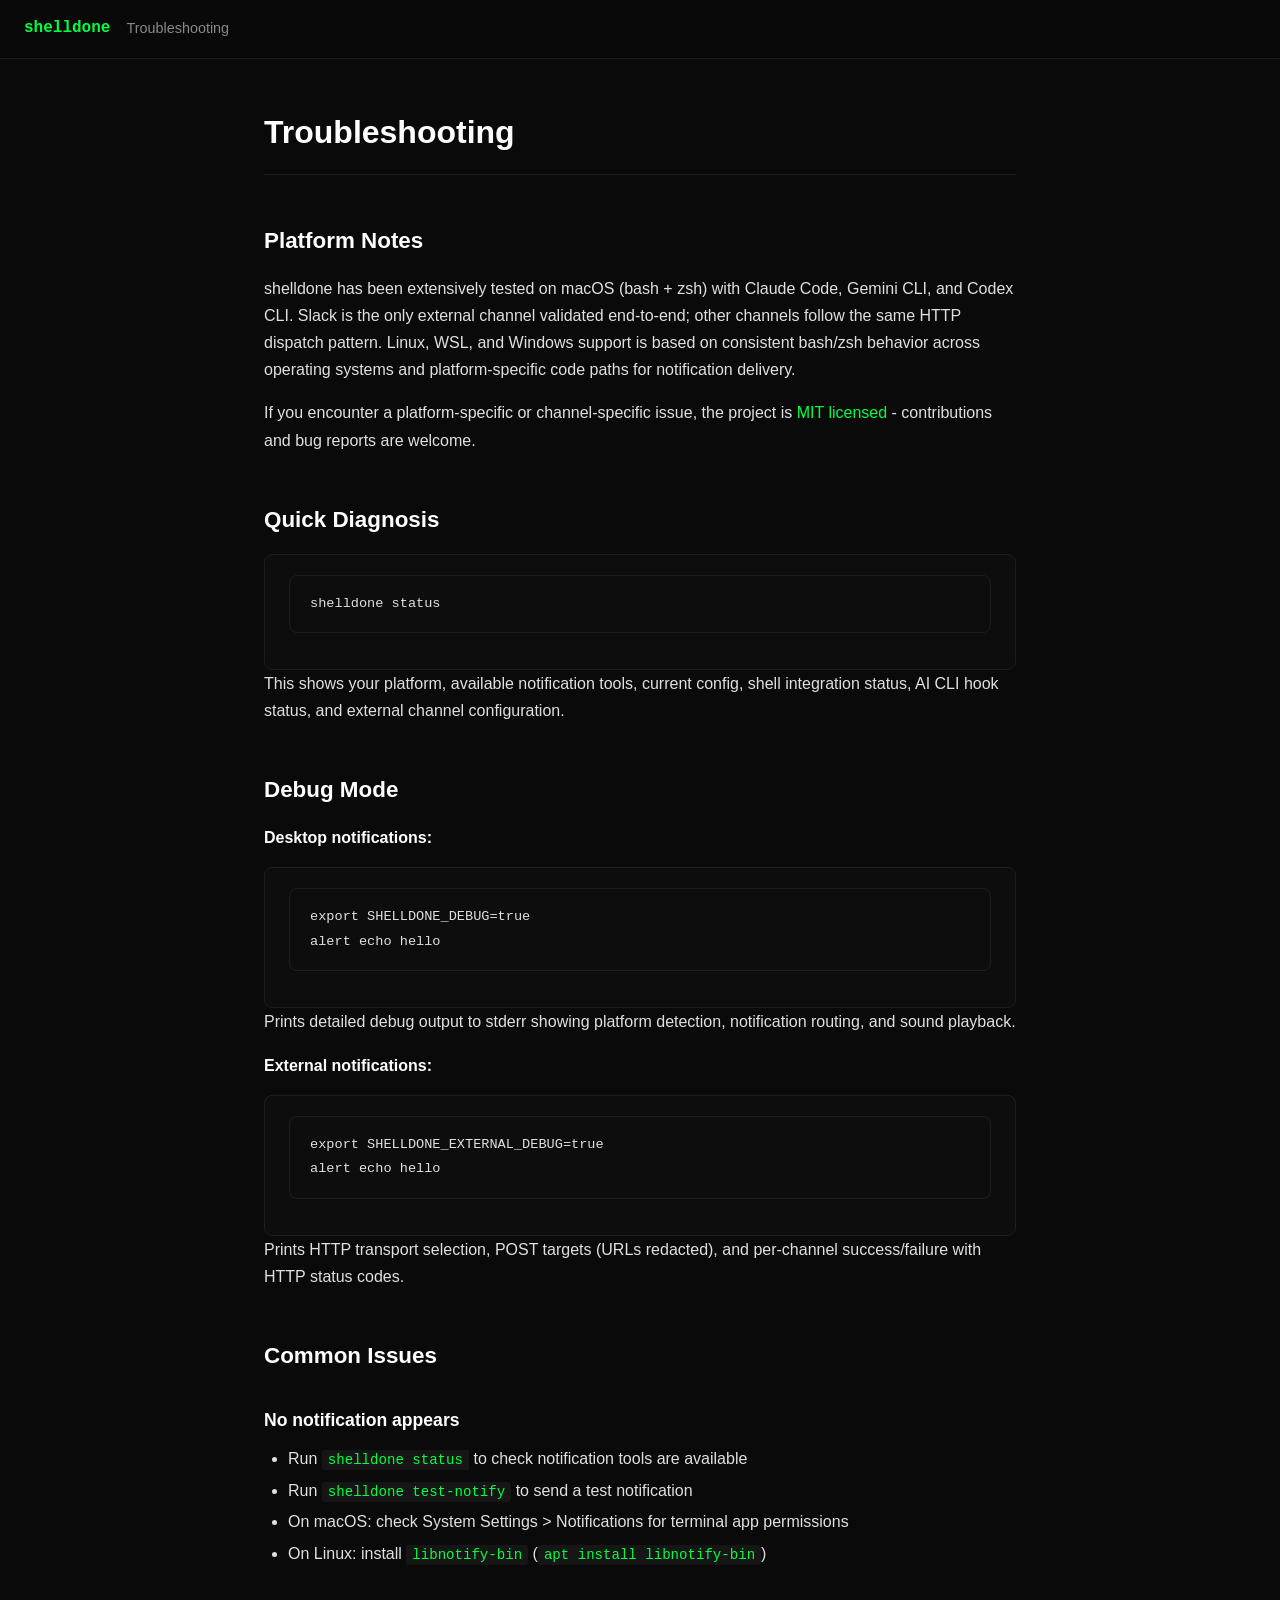
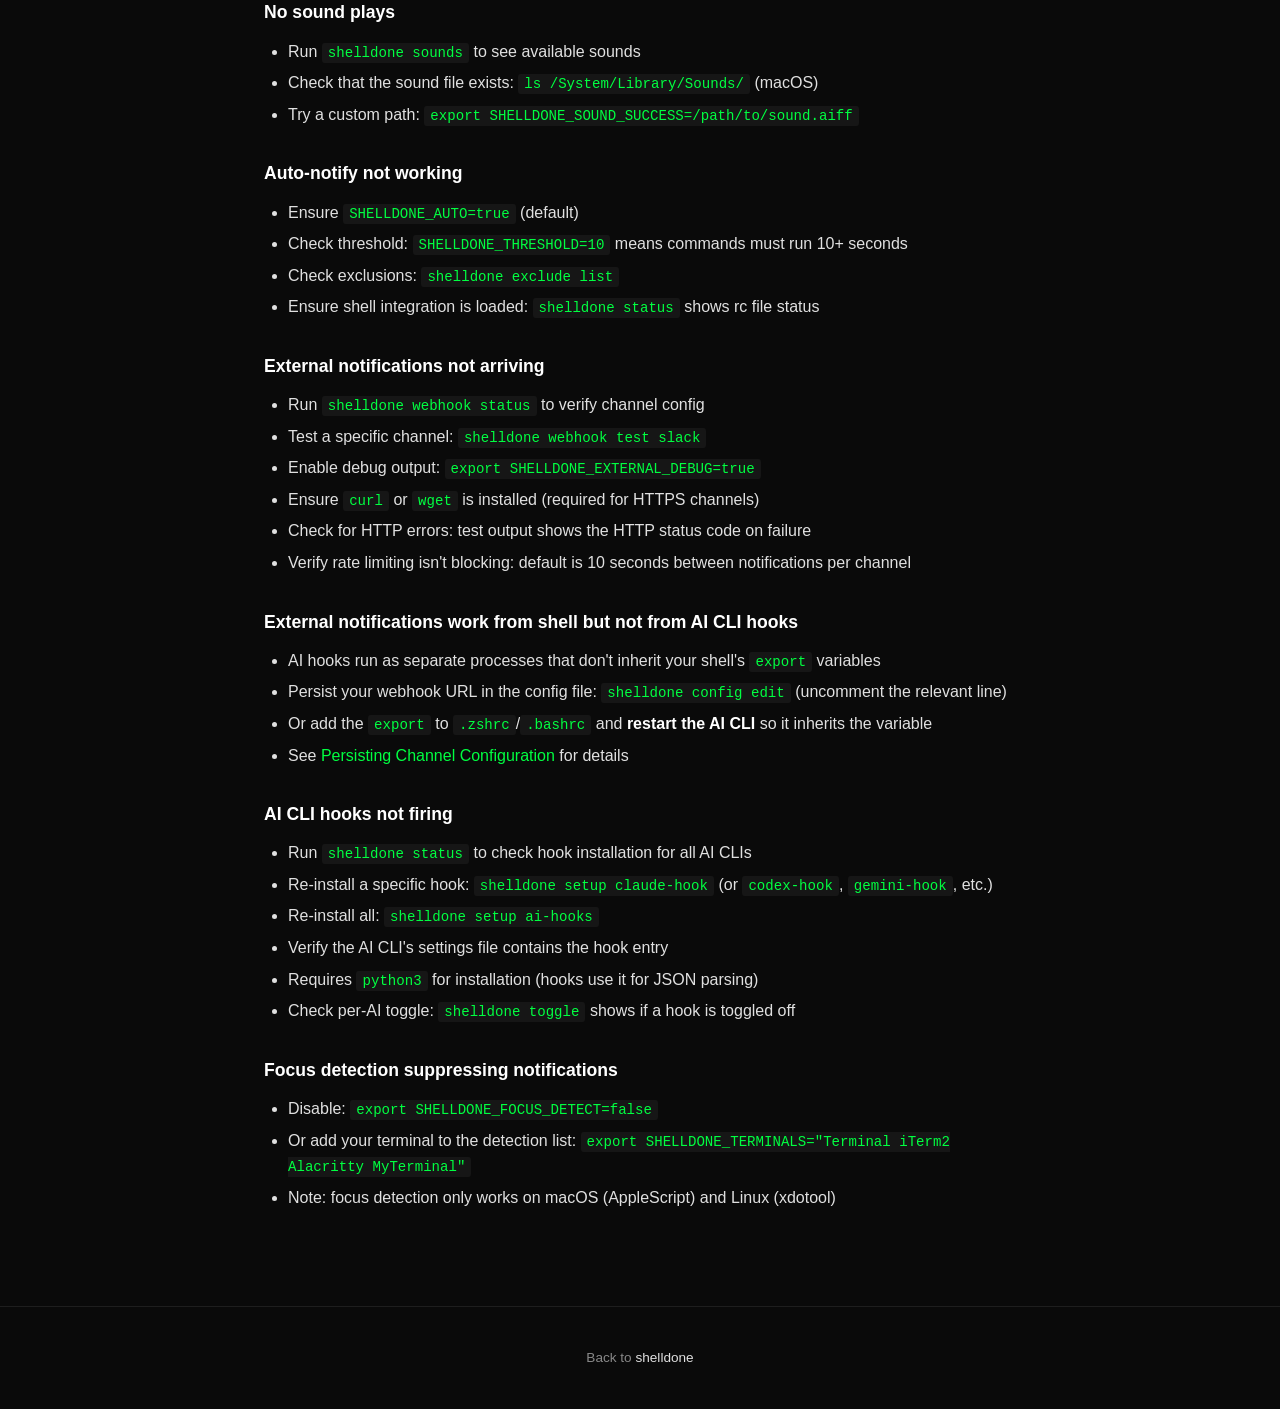
<file: docs/troubleshooting.html>
<!DOCTYPE html>
<html lang="en">
<head>
  <meta charset="UTF-8">
  <meta name="viewport" content="width=device-width, initial-scale=1.0">
  <title>Troubleshooting - shelldone</title>
  <meta name="description" content="Troubleshooting guide for shelldone: debug mode, common issues with notifications, sound, auto-notify, external channels, AI CLI hooks, and focus detection.">
  <link rel="canonical" href="https://nareshnavinash.github.io/shelldone/troubleshooting.html">
  <link rel="stylesheet" href="style.css">
  <link rel="icon" type="image/svg+xml" href="favicon.svg">
</head>
<body>

  <nav class="doc-nav">
    <a href="./" class="doc-nav__back">shelldone</a>
    <span class="doc-nav__title">Troubleshooting</span>
  </nav>

  <main class="doc-content">
    <div class="container">

      <h1>Troubleshooting</h1>

      <h2>Platform Notes</h2>

      <p>shelldone has been extensively tested on macOS (bash + zsh) with Claude Code, Gemini CLI, and Codex CLI. Slack is the only external channel validated end-to-end; other channels follow the same HTTP dispatch pattern. Linux, WSL, and Windows support is based on consistent bash/zsh behavior across operating systems and platform-specific code paths for notification delivery.</p>

      <p>If you encounter a platform-specific or channel-specific issue, the project is <a href="https://github.com/nareshnavinash/shelldone/blob/main/LICENSE">MIT licensed</a> - contributions and bug reports are welcome.</p>

      <h2>Quick Diagnosis</h2>

      <div class="code-block"><pre><code>shelldone status</code></pre></div>

      <p>This shows your platform, available notification tools, current config, shell integration status, AI CLI hook status, and external channel configuration.</p>

      <h2>Debug Mode</h2>

      <p><strong>Desktop notifications:</strong></p>

      <div class="code-block"><pre><code>export SHELLDONE_DEBUG=true
alert echo hello</code></pre></div>

      <p>Prints detailed debug output to stderr showing platform detection, notification routing, and sound playback.</p>

      <p><strong>External notifications:</strong></p>

      <div class="code-block"><pre><code>export SHELLDONE_EXTERNAL_DEBUG=true
alert echo hello</code></pre></div>

      <p>Prints HTTP transport selection, POST targets (URLs redacted), and per-channel success/failure with HTTP status codes.</p>

      <h2>Common Issues</h2>

      <h3>No notification appears</h3>

      <ul>
        <li>Run <code>shelldone status</code> to check notification tools are available</li>
        <li>Run <code>shelldone test-notify</code> to send a test notification</li>
        <li>On macOS: check System Settings &gt; Notifications for terminal app permissions</li>
        <li>On Linux: install <code>libnotify-bin</code> (<code>apt install libnotify-bin</code>)</li>
      </ul>

      <h3>No sound plays</h3>

      <ul>
        <li>Run <code>shelldone sounds</code> to see available sounds</li>
        <li>Check that the sound file exists: <code>ls /System/Library/Sounds/</code> (macOS)</li>
        <li>Try a custom path: <code>export SHELLDONE_SOUND_SUCCESS=/path/to/sound.aiff</code></li>
      </ul>

      <h3>Auto-notify not working</h3>

      <ul>
        <li>Ensure <code>SHELLDONE_AUTO=true</code> (default)</li>
        <li>Check threshold: <code>SHELLDONE_THRESHOLD=10</code> means commands must run 10+ seconds</li>
        <li>Check exclusions: <code>shelldone exclude list</code></li>
        <li>Ensure shell integration is loaded: <code>shelldone status</code> shows rc file status</li>
      </ul>

      <h3>External notifications not arriving</h3>

      <ul>
        <li>Run <code>shelldone webhook status</code> to verify channel config</li>
        <li>Test a specific channel: <code>shelldone webhook test slack</code></li>
        <li>Enable debug output: <code>export SHELLDONE_EXTERNAL_DEBUG=true</code></li>
        <li>Ensure <code>curl</code> or <code>wget</code> is installed (required for HTTPS channels)</li>
        <li>Check for HTTP errors: test output shows the HTTP status code on failure</li>
        <li>Verify rate limiting isn't blocking: default is 10 seconds between notifications per channel</li>
      </ul>

      <h3>External notifications work from shell but not from AI CLI hooks</h3>

      <ul>
        <li>AI hooks run as separate processes that don't inherit your shell's <code>export</code> variables</li>
        <li>Persist your webhook URL in the config file: <code>shelldone config edit</code> (uncomment the relevant line)</li>
        <li>Or add the <code>export</code> to <code>.zshrc</code>/<code>.bashrc</code> and <strong>restart the AI CLI</strong> so it inherits the variable</li>
        <li>See <a href="external-channels.html#persisting-channel-configuration">Persisting Channel Configuration</a> for details</li>
      </ul>

      <h3>AI CLI hooks not firing</h3>

      <ul>
        <li>Run <code>shelldone status</code> to check hook installation for all AI CLIs</li>
        <li>Re-install a specific hook: <code>shelldone setup claude-hook</code> (or <code>codex-hook</code>, <code>gemini-hook</code>, etc.)</li>
        <li>Re-install all: <code>shelldone setup ai-hooks</code></li>
        <li>Verify the AI CLI's settings file contains the hook entry</li>
        <li>Requires <code>python3</code> for installation (hooks use it for JSON parsing)</li>
        <li>Check per-AI toggle: <code>shelldone toggle</code> shows if a hook is toggled off</li>
      </ul>

      <h3>Focus detection suppressing notifications</h3>

      <ul>
        <li>Disable: <code>export SHELLDONE_FOCUS_DETECT=false</code></li>
        <li>Or add your terminal to the detection list: <code>export SHELLDONE_TERMINALS="Terminal iTerm2 Alacritty MyTerminal"</code></li>
        <li>Note: focus detection only works on macOS (AppleScript) and Linux (xdotool)</li>
      </ul>

    </div>
  </main>

  <footer class="footer">
    <div class="container">
      <p class="footer__copy">Back to <a href="./">shelldone</a></p>
    </div>
  </footer>

</body>
</html>
</file>
<file: style.css>
/* ============================================================
   shelldone Landing Page — style.css
   Dark terminal-green aesthetic, responsive, zero dependencies
   ============================================================ */

/* --- Reset & Base --- */
*, *::before, *::after {
  margin: 0;
  padding: 0;
  box-sizing: border-box;
}

:root {
  --green: #00ff41;
  --green-dim: #00cc33;
  --green-glow: rgba(0, 255, 65, 0.15);
  --green-glow-strong: rgba(0, 255, 65, 0.3);
  --bg: #0a0a0a;
  --bg-card: #111111;
  --bg-code: #0d0d0d;
  --bg-elevated: #161616;
  --border: #1e1e1e;
  --border-light: #2a2a2a;
  --text: #e0e0e0;
  --text-dim: #888888;
  --text-bright: #ffffff;
  --font-mono: "SF Mono", "Cascadia Code", "Fira Code", "JetBrains Mono", "Consolas", "Liberation Mono", "Menlo", monospace;
  --font-sans: -apple-system, BlinkMacSystemFont, "Segoe UI", Roboto, Oxygen, Ubuntu, Cantarell, "Helvetica Neue", Arial, sans-serif;
  --max-width: 1120px;
  --radius: 8px;
  --radius-lg: 12px;
  --transition: 0.25s ease;
}

html {
  scroll-behavior: smooth;
  font-size: 16px;
  -webkit-text-size-adjust: 100%;
}

body {
  font-family: var(--font-sans);
  background: var(--bg);
  color: var(--text);
  line-height: 1.6;
  overflow-x: hidden;
  -webkit-font-smoothing: antialiased;
  -moz-osx-font-smoothing: grayscale;
}

a {
  color: var(--green);
  text-decoration: none;
  transition: color var(--transition);
}

a:hover {
  color: var(--text-bright);
}

img {
  max-width: 100%;
  display: block;
}

/* --- Utility --- */
.container {
  max-width: var(--max-width);
  margin: 0 auto;
  padding: 0 24px;
}

.sr-only {
  position: absolute;
  width: 1px;
  height: 1px;
  padding: 0;
  margin: -1px;
  overflow: hidden;
  clip: rect(0, 0, 0, 0);
  white-space: nowrap;
  border: 0;
}

/* Skip-nav link — visible only on focus */
.skip-nav {
  position: absolute;
  top: -100%;
  left: 16px;
  z-index: 200;
  padding: 8px 16px;
  background: var(--green);
  color: var(--bg);
  font-weight: 600;
  font-size: 0.9rem;
  border-radius: var(--radius);
  transition: top 0.2s ease;
}

.skip-nav:focus {
  top: 8px;
  color: var(--bg);
}

/* --- Fade-in on scroll --- */
.fade-in {
  opacity: 0;
  transform: translateY(24px);
  transition: opacity 0.6s ease, transform 0.6s ease;
}

.fade-in.visible {
  opacity: 1;
  transform: translateY(0);
}

/* --- Navigation --- */
.nav {
  position: fixed;
  top: 0;
  left: 0;
  right: 0;
  z-index: 100;
  background: rgba(10, 10, 10, 0.85);
  backdrop-filter: blur(12px);
  -webkit-backdrop-filter: blur(12px);
  border-bottom: 1px solid var(--border);
  padding: 0 24px;
}

.nav__inner {
  max-width: var(--max-width);
  margin: 0 auto;
  display: flex;
  align-items: center;
  justify-content: space-between;
  height: 60px;
}

.nav__logo {
  font-family: var(--font-mono);
  font-size: 1.2rem;
  font-weight: 700;
  color: var(--green);
  letter-spacing: -0.5px;
}

.nav__logo span {
  color: var(--text-dim);
  font-weight: 400;
}

.nav__links {
  display: flex;
  align-items: center;
  gap: 28px;
  list-style: none;
}

.nav__links a {
  color: var(--text-dim);
  font-size: 0.9rem;
  transition: color var(--transition);
}

.nav__links a:hover {
  color: var(--green);
}

.nav__github {
  display: inline-flex;
  align-items: center;
  gap: 6px;
  color: var(--text-dim);
  font-size: 0.9rem;
}

.nav__github svg {
  width: 20px;
  height: 20px;
  fill: currentColor;
}

.nav__github:hover {
  color: var(--green);
}

/* Mobile nav toggle */
.nav__toggle {
  display: none;
  background: none;
  border: none;
  cursor: pointer;
  padding: 4px;
}

.nav__toggle span {
  display: block;
  width: 22px;
  height: 2px;
  background: var(--text);
  margin: 5px 0;
  transition: var(--transition);
}

/* --- Hero --- */
.hero {
  padding: 160px 0 100px;
  text-align: center;
  position: relative;
  overflow: hidden;
}

.hero::before {
  content: "";
  position: absolute;
  top: -200px;
  left: 50%;
  transform: translateX(-50%);
  width: 800px;
  height: 800px;
  background: radial-gradient(circle, var(--green-glow) 0%, transparent 70%);
  pointer-events: none;
  z-index: 0;
}

.hero__content {
  position: relative;
  z-index: 1;
}

.hero__title {
  font-family: var(--font-mono);
  font-size: clamp(3rem, 8vw, 5.5rem);
  font-weight: 800;
  color: var(--green);
  letter-spacing: -2px;
  line-height: 1.1;
  margin-bottom: 16px;
  text-shadow: 0 0 40px var(--green-glow-strong);
}

.hero__tagline {
  font-size: clamp(1.2rem, 3vw, 1.6rem);
  color: var(--text-bright);
  font-weight: 600;
  margin-bottom: 12px;
}

.hero__subtitle {
  font-size: clamp(0.95rem, 2vw, 1.1rem);
  color: var(--text-dim);
  max-width: 680px;
  margin: 0 auto 40px;
  line-height: 1.7;
}

.hero__buttons {
  display: flex;
  gap: 16px;
  justify-content: center;
  flex-wrap: wrap;
  margin-bottom: 60px;
}

/* --- Buttons --- */
.btn {
  display: inline-flex;
  align-items: center;
  gap: 8px;
  padding: 14px 28px;
  border-radius: var(--radius);
  font-size: 1rem;
  font-weight: 600;
  cursor: pointer;
  transition: all var(--transition);
  border: none;
  font-family: var(--font-sans);
}

.btn--primary {
  background: var(--green);
  color: var(--bg);
}

.btn--primary:hover {
  background: var(--text-bright);
  color: var(--bg);
  box-shadow: 0 0 24px var(--green-glow-strong);
}

.btn--secondary {
  background: transparent;
  color: var(--text);
  border: 1px solid var(--border-light);
}

.btn--secondary:hover {
  border-color: var(--green);
  color: var(--green);
}

.btn svg {
  width: 18px;
  height: 18px;
  fill: currentColor;
}

/* --- Terminal Animation --- */
.terminal {
  max-width: 600px;
  margin: 0 auto;
  border-radius: var(--radius-lg);
  overflow: hidden;
  border: 1px solid var(--border-light);
  background: var(--bg-code);
  text-align: left;
  box-shadow: 0 20px 60px rgba(0, 0, 0, 0.5);
}

.terminal__header {
  display: flex;
  align-items: center;
  padding: 12px 16px;
  background: var(--bg-elevated);
  border-bottom: 1px solid var(--border);
  gap: 8px;
}

.terminal__dot {
  width: 12px;
  height: 12px;
  border-radius: 50%;
}

.terminal__dot--red { background: #ff5f57; }
.terminal__dot--yellow { background: #febc2e; }
.terminal__dot--green { background: #28c840; }

.terminal__title {
  flex: 1;
  text-align: center;
  font-family: var(--font-mono);
  font-size: 0.8rem;
  color: var(--text-dim);
}

.terminal__gif {
  width: 100%;
  display: block;
  border-radius: 0 0 var(--radius-lg) var(--radius-lg);
}

.terminal__body {
  padding: 20px;
  font-family: var(--font-mono);
  font-size: 0.9rem;
  line-height: 1.8;
  min-height: 180px;
}

.terminal__line {
  white-space: nowrap;
  overflow: hidden;
}

.terminal__prompt {
  color: var(--green);
}

.terminal__command {
  color: var(--text-bright);
}

.terminal__output {
  color: var(--text-dim);
}


/* --- Section --- */
.section {
  padding: 100px 0;
}

.section--alt {
  background: var(--bg-card);
}

.section__header {
  text-align: center;
  margin-bottom: 56px;
}

.section__label {
  display: inline-block;
  font-family: var(--font-mono);
  font-size: 0.8rem;
  color: var(--green);
  text-transform: uppercase;
  letter-spacing: 2px;
  margin-bottom: 12px;
}

.section__title {
  font-size: clamp(1.8rem, 4vw, 2.5rem);
  font-weight: 700;
  color: var(--text-bright);
  margin-bottom: 12px;
}

.section__subtitle {
  font-size: 1.05rem;
  color: var(--text-dim);
  max-width: 600px;
  margin: 0 auto;
}

/* --- Feature Cards --- */
.features__grid {
  display: grid;
  grid-template-columns: repeat(3, 1fr);
  gap: 20px;
}

.feature-card {
  background: var(--bg-elevated);
  border: 1px solid var(--border);
  border-radius: var(--radius-lg);
  padding: 32px 28px;
  transition: all var(--transition);
}

.feature-card:hover {
  border-color: var(--green-dim);
  box-shadow: 0 0 30px var(--green-glow);
  transform: translateY(-4px);
}

.feature-card__icon {
  font-size: 1.8rem;
  margin-bottom: 16px;
  display: block;
  width: 48px;
  height: 48px;
  line-height: 48px;
  text-align: center;
  background: var(--green-glow);
  border-radius: var(--radius);
  color: var(--green);
  font-family: var(--font-mono);
  font-weight: 700;
}

.feature-card__title {
  font-size: 1.15rem;
  font-weight: 700;
  color: var(--text-bright);
  margin-bottom: 8px;
}

.feature-card__text {
  font-size: 0.93rem;
  color: var(--text-dim);
  line-height: 1.6;
}

/* --- Install Section --- */
.install__tabs {
  display: flex;
  gap: 0;
  max-width: 700px;
  margin: 0 auto 0;
  border-bottom: 1px solid var(--border);
}

.install__tab {
  padding: 12px 24px;
  font-family: var(--font-mono);
  font-size: 0.85rem;
  color: var(--text-dim);
  background: none;
  border: none;
  border-bottom: 2px solid transparent;
  cursor: pointer;
  transition: all var(--transition);
}

.install__tab:hover {
  color: var(--text);
}

.install__tab.active {
  color: var(--green);
  border-bottom-color: var(--green);
}

.install__panel {
  max-width: 700px;
  margin: 0 auto;
  display: none;
}

.install__panel.active {
  display: block;
}

.code-block {
  position: relative;
  background: var(--bg-code);
  border: 1px solid var(--border);
  border-radius: var(--radius);
  padding: 20px 24px;
  margin-top: 0;
  overflow-x: auto;
}

.code-block code {
  font-family: var(--font-mono);
  font-size: 0.9rem;
  line-height: 1.8;
  color: var(--text);
}

.code-block .code-comment {
  color: var(--text-dim);
}

.code-block .code-prompt {
  color: var(--green);
  user-select: none;
}

.code-block .code-cmd {
  color: var(--text-bright);
}

.code-block__copy {
  position: absolute;
  top: 12px;
  right: 12px;
  background: var(--bg-elevated);
  border: 1px solid var(--border);
  color: var(--text-dim);
  font-family: var(--font-mono);
  font-size: 0.75rem;
  padding: 4px 10px;
  border-radius: 4px;
  cursor: pointer;
  transition: all var(--transition);
}

.code-block__copy:hover {
  color: var(--green);
  border-color: var(--green-dim);
}

.code-block__copy.copied {
  color: var(--green);
  border-color: var(--green);
}

.install__note {
  text-align: center;
  margin-top: 16px;
  font-size: 0.85rem;
  color: var(--text-dim);
  font-style: italic;
}

/* --- Demo Section --- */
.demo__grid {
  display: grid;
  grid-template-columns: repeat(3, 1fr);
  gap: 20px;
  max-width: 900px;
  margin: 0 auto;
}

.demo-card {
  background: var(--bg-code);
  border: 1px solid var(--border);
  border-radius: var(--radius);
  padding: 24px;
  transition: border-color var(--transition);
}

.demo-card:hover {
  border-color: var(--border-light);
}

.demo-card__label {
  font-size: 0.8rem;
  color: var(--text-dim);
  margin-bottom: 12px;
  font-weight: 600;
  text-transform: uppercase;
  letter-spacing: 1px;
}

.demo-card__code {
  font-family: var(--font-mono);
  font-size: 0.9rem;
  color: var(--green);
  word-break: break-all;
}

.demo-card__desc {
  margin-top: 12px;
  font-size: 0.85rem;
  color: var(--text-dim);
  line-height: 1.5;
}

/* --- Comparison Table --- */
.comparison {
  overflow-x: auto;
  -webkit-overflow-scrolling: touch;
}

.comparison table {
  width: 100%;
  max-width: 900px;
  margin: 0 auto;
  border-collapse: collapse;
  font-size: 0.9rem;
}

.comparison th,
.comparison td {
  padding: 14px 18px;
  text-align: left;
  border-bottom: 1px solid var(--border);
}

.comparison th {
  font-family: var(--font-mono);
  font-size: 0.8rem;
  color: var(--text-dim);
  text-transform: uppercase;
  letter-spacing: 1px;
  font-weight: 600;
  white-space: nowrap;
}

.comparison th:first-child {
  color: var(--text);
}

.comparison th.highlight {
  color: var(--green);
}

.comparison td {
  color: var(--text-dim);
  white-space: nowrap;
}

.comparison td:first-child {
  color: var(--text);
  font-weight: 500;
}

.comparison tr:last-child td,
.comparison tr:last-child th {
  border-bottom: none;
}

.comparison .yes {
  color: var(--green);
  font-weight: 600;
}

.comparison .no {
  color: #555;
}

.comparison .partial {
  color: #f0c040;
}

.comparison tbody tr {
  transition: background var(--transition);
}

.comparison tbody tr:hover {
  background: var(--green-glow);
}

/* --- Footer --- */
.footer {
  border-top: 1px solid var(--border);
  padding: 40px 0;
  text-align: center;
}

.footer__links {
  display: flex;
  justify-content: center;
  gap: 32px;
  margin-bottom: 16px;
  flex-wrap: wrap;
}

.footer__links a {
  color: var(--text-dim);
  font-size: 0.9rem;
}

.footer__links a:hover {
  color: var(--green);
}

.footer__copy {
  font-size: 0.85rem;
  color: var(--text-dim);
}

.footer__copy a {
  color: var(--text);
}

/* --- Responsive --- */
@media (max-width: 900px) {
  .features__grid {
    grid-template-columns: repeat(2, 1fr);
  }

  .demo__grid {
    grid-template-columns: 1fr;
    max-width: 500px;
  }

  .comparison table {
    font-size: 0.8rem;
  }

  .comparison th,
  .comparison td {
    padding: 10px 12px;
  }
}

@media (max-width: 640px) {
  .nav__links {
    display: none;
    position: absolute;
    top: 60px;
    left: 0;
    right: 0;
    background: rgba(10, 10, 10, 0.95);
    backdrop-filter: blur(12px);
    -webkit-backdrop-filter: blur(12px);
    flex-direction: column;
    padding: 20px 24px;
    gap: 16px;
    border-bottom: 1px solid var(--border);
  }

  .nav__links.open {
    display: flex;
  }

  .nav__toggle {
    display: block;
  }

  .features__grid {
    grid-template-columns: 1fr;
  }

  .hero {
    padding: 130px 0 70px;
  }

  .section {
    padding: 70px 0;
  }

  .hero__buttons {
    flex-direction: column;
    align-items: center;
  }

  .btn {
    width: 100%;
    max-width: 280px;
    justify-content: center;
  }

  .install__tabs {
    overflow-x: auto;
  }

  .install__tab {
    padding: 10px 16px;
    font-size: 0.8rem;
    white-space: nowrap;
  }
}

/* Scrollbar styling for code blocks */
.code-block::-webkit-scrollbar,
.comparison::-webkit-scrollbar {
  height: 6px;
}

.code-block::-webkit-scrollbar-track,
.comparison::-webkit-scrollbar-track {
  background: var(--bg-code);
}

.code-block::-webkit-scrollbar-thumb,
.comparison::-webkit-scrollbar-thumb {
  background: var(--border-light);
  border-radius: 3px;
}

/* Selection color */
::selection {
  background: var(--green);
  color: var(--bg);
}

::-moz-selection {
  background: var(--green);
  color: var(--bg);
}
</file>
<file: docs/style.css>
/* ============================================================
   shelldone Landing Page - style.css
   Dark terminal-green aesthetic, responsive, zero dependencies
   ============================================================ */

/* --- Reset & Base --- */
*, *::before, *::after {
  margin: 0;
  padding: 0;
  box-sizing: border-box;
}

:root {
  --green: #00ff41;
  --green-dim: #00cc33;
  --green-glow: rgba(0, 255, 65, 0.15);
  --green-glow-strong: rgba(0, 255, 65, 0.3);
  --bg: #0a0a0a;
  --bg-card: #111111;
  --bg-code: #0d0d0d;
  --bg-elevated: #161616;
  --border: #1e1e1e;
  --border-light: #2a2a2a;
  --text: #e0e0e0;
  --text-dim: #888888;
  --text-bright: #ffffff;
  --font-mono: "SF Mono", "Cascadia Code", "Fira Code", "JetBrains Mono", "Consolas", "Liberation Mono", "Menlo", monospace;
  --font-sans: -apple-system, BlinkMacSystemFont, "Segoe UI", Roboto, Oxygen, Ubuntu, Cantarell, "Helvetica Neue", Arial, sans-serif;
  --max-width: 1120px;
  --radius: 8px;
  --radius-lg: 12px;
  --transition: 0.25s ease;
}

html {
  scroll-behavior: smooth;
  font-size: 16px;
  -webkit-text-size-adjust: 100%;
}

body {
  font-family: var(--font-sans);
  background: var(--bg);
  color: var(--text);
  line-height: 1.6;
  overflow-x: hidden;
  -webkit-font-smoothing: antialiased;
  -moz-osx-font-smoothing: grayscale;
}

a {
  color: var(--green);
  text-decoration: none;
  transition: color var(--transition);
}

a:hover {
  color: var(--text-bright);
}

img {
  max-width: 100%;
  display: block;
}

/* --- Utility --- */
.container {
  max-width: var(--max-width);
  margin: 0 auto;
  padding: 0 24px;
}

.sr-only {
  position: absolute;
  width: 1px;
  height: 1px;
  padding: 0;
  margin: -1px;
  overflow: hidden;
  clip: rect(0, 0, 0, 0);
  white-space: nowrap;
  border: 0;
}

/* Skip-nav link - visible only on focus */
.skip-nav {
  position: absolute;
  top: -100%;
  left: 16px;
  z-index: 200;
  padding: 8px 16px;
  background: var(--green);
  color: var(--bg);
  font-weight: 600;
  font-size: 0.9rem;
  border-radius: var(--radius);
  transition: top 0.2s ease;
}

.skip-nav:focus {
  top: 8px;
  color: var(--bg);
}

/* --- Fade-in on scroll --- */
.fade-in {
  opacity: 0;
  transform: translateY(24px);
  transition: opacity 0.6s ease, transform 0.6s ease;
}

.fade-in.visible {
  opacity: 1;
  transform: translateY(0);
}

/* --- Navigation --- */
.nav {
  position: fixed;
  top: 0;
  left: 0;
  right: 0;
  z-index: 100;
  background: rgba(10, 10, 10, 0.85);
  backdrop-filter: blur(12px);
  -webkit-backdrop-filter: blur(12px);
  border-bottom: 1px solid var(--border);
  padding: 0 24px;
}

.nav__inner {
  max-width: var(--max-width);
  margin: 0 auto;
  display: flex;
  align-items: center;
  justify-content: space-between;
  height: 60px;
}

.nav__logo {
  font-family: var(--font-mono);
  font-size: 1.2rem;
  font-weight: 700;
  color: var(--green);
  letter-spacing: -0.5px;
}

.nav__logo span {
  color: var(--text-dim);
  font-weight: 400;
}

.nav__links {
  display: flex;
  align-items: center;
  gap: 28px;
  list-style: none;
}

.nav__links a {
  color: var(--text-dim);
  font-size: 0.9rem;
  transition: color var(--transition);
}

.nav__links a:hover {
  color: var(--green);
}

.nav__github {
  display: inline-flex;
  align-items: center;
  gap: 6px;
  color: var(--text-dim);
  font-size: 0.9rem;
}

.nav__github svg {
  width: 20px;
  height: 20px;
  fill: currentColor;
}

.nav__github:hover {
  color: var(--green);
}

/* Mobile nav toggle */
.nav__toggle {
  display: none;
  background: none;
  border: none;
  cursor: pointer;
  padding: 4px;
}

.nav__toggle span {
  display: block;
  width: 22px;
  height: 2px;
  background: var(--text);
  margin: 5px 0;
  transition: var(--transition);
}

/* --- Hero --- */
.hero {
  padding: 160px 0 100px;
  text-align: center;
  position: relative;
  overflow: hidden;
}

.hero::before {
  content: "";
  position: absolute;
  top: -200px;
  left: 50%;
  transform: translateX(-50%);
  width: 800px;
  height: 800px;
  background: radial-gradient(circle, var(--green-glow) 0%, transparent 70%);
  pointer-events: none;
  z-index: 0;
}

.hero::after {
  content: "";
  position: absolute;
  inset: 0;
  background:
    repeating-linear-gradient(0deg, transparent, transparent 39px, rgba(0, 255, 65, 0.03) 39px, rgba(0, 255, 65, 0.03) 40px),
    repeating-linear-gradient(90deg, transparent, transparent 39px, rgba(0, 255, 65, 0.03) 39px, rgba(0, 255, 65, 0.03) 40px);
  pointer-events: none;
  z-index: 0;
}

.hero__content {
  position: relative;
  z-index: 1;
}

.hero__title {
  font-family: var(--font-mono);
  font-size: clamp(3rem, 8vw, 5.5rem);
  font-weight: 800;
  color: var(--green);
  letter-spacing: -2px;
  line-height: 1.1;
  margin-bottom: 16px;
  text-shadow: 0 0 40px var(--green-glow-strong);
}

.hero__title-sub {
  display: block;
  font-size: clamp(1rem, 2.5vw, 1.5rem);
  font-weight: 400;
  color: var(--text-dim);
  letter-spacing: 0;
  text-shadow: none;
  margin-top: 8px;
}

.hero__tagline {
  font-size: clamp(1.2rem, 3vw, 1.6rem);
  color: var(--text-bright);
  font-weight: 600;
  margin-bottom: 12px;
}

.hero__subtitle {
  font-size: clamp(0.95rem, 2vw, 1.1rem);
  color: var(--text-dim);
  max-width: 680px;
  margin: 0 auto 40px;
  line-height: 1.7;
}

.hero__buttons {
  display: flex;
  gap: 16px;
  justify-content: center;
  flex-wrap: wrap;
  margin-bottom: 60px;
}

/* --- Hero Split Layout --- */
.hero__split {
  display: grid;
  grid-template-columns: 1fr 1fr;
  gap: 40px;
  align-items: stretch;
  margin-top: 60px;
}

.hero__split .terminal {
  margin: 0;
  max-width: none;
  height: 100%;
  display: flex;
  flex-direction: column;
}

.hero__split .terminal__gif {
  flex: 1;
  object-fit: cover;
}

/* --- Shelldone's log (log stream) --- */
.shelldone-log {
  width: 100%;
  display: flex;
  flex-direction: column;
}

.shelldone-log__terminal {
  border-radius: var(--radius-lg);
  overflow: hidden;
  border: 1px solid var(--border-light);
  background: var(--bg-code);
  box-shadow: 0 20px 60px rgba(0, 0, 0, 0.5);
  flex: 1;
  display: flex;
  flex-direction: column;
}

.shelldone-log__header-text {
  flex: 1;
  text-align: center;
  font-family: var(--font-mono);
  font-size: 0.8rem;
  color: var(--text-dim);
  display: flex;
  align-items: center;
  justify-content: center;
  gap: 8px;
}

.shelldone-log__live {
  font-size: 0.65rem;
  font-weight: 700;
  color: var(--green);
  letter-spacing: 1px;
  display: flex;
  align-items: center;
  gap: 4px;
}

.shelldone-log__live::before {
  content: "";
  width: 6px;
  height: 6px;
  border-radius: 50%;
  background: var(--green);
  animation: livePulse 2s ease-in-out infinite;
}

@keyframes livePulse {
  0%, 100% { opacity: 1; box-shadow: 0 0 4px var(--green-glow-strong); }
  50% { opacity: 0.4; box-shadow: none; }
}

.shelldone-log__body {
  padding: 16px 20px;
  font-family: var(--font-mono);
  font-size: 0.85rem;
  line-height: 1.7;
  flex: 1;
  overflow-y: auto;
  scroll-behavior: smooth;
}

.shelldone-log__body::-webkit-scrollbar {
  width: 4px;
}

.shelldone-log__body::-webkit-scrollbar-track {
  background: transparent;
}

.shelldone-log__body::-webkit-scrollbar-thumb {
  background: var(--border-light);
  border-radius: 2px;
}

.shelldone-log__entry {
  padding: 8px 0;
  border-bottom: 1px solid var(--border);
  animation: fadeInUp 0.4s ease forwards;
}

.shelldone-log__entry:last-child {
  border-bottom: none;
}

.shelldone-log__time {
  color: var(--green);
  font-size: 0.8rem;
  margin-right: 8px;
  user-select: none;
}

.shelldone-log__msg {
  color: var(--text-dim);
  font-style: italic;
}

.shelldone-log__entry:last-child .shelldone-log__msg {
  color: var(--text);
}

@keyframes fadeInUp {
  from {
    opacity: 0;
    transform: translateY(10px);
  }
  to {
    opacity: 1;
    transform: translateY(0);
  }
}

.shelldone-log__nav {
  display: flex;
  align-items: center;
  justify-content: center;
  gap: 16px;
  margin-top: 12px;
}

.shelldone-log__btn {
  font-family: var(--font-mono);
  font-size: 0.8rem;
  color: var(--text-dim);
  background: var(--bg-elevated);
  border: 1px solid var(--border-light);
  border-radius: var(--radius);
  padding: 6px 14px;
  cursor: pointer;
  transition: all var(--transition);
}

.shelldone-log__btn:hover {
  color: var(--green);
  border-color: var(--green-dim);
  box-shadow: 0 0 10px var(--green-glow);
}

.shelldone-log__counter {
  font-family: var(--font-mono);
  font-size: 0.8rem;
  color: var(--text-dim);
  min-width: 50px;
  text-align: center;
}

@media (prefers-reduced-motion: reduce) {
  .shelldone-log__entry {
    animation: none;
  }

  .shelldone-log__live::before {
    animation: none;
  }
}

/* --- Buttons --- */
.btn {
  display: inline-flex;
  align-items: center;
  gap: 8px;
  padding: 14px 28px;
  border-radius: var(--radius);
  font-size: 1rem;
  font-weight: 600;
  cursor: pointer;
  transition: all var(--transition);
  border: none;
  font-family: var(--font-sans);
}

.btn--primary {
  background: var(--green);
  color: var(--bg);
}

.btn--primary:hover {
  background: var(--text-bright);
  color: var(--bg);
  box-shadow: 0 0 24px var(--green-glow-strong);
}

.btn--secondary {
  background: transparent;
  color: var(--text);
  border: 1px solid var(--border-light);
}

.btn--secondary:hover {
  border-color: var(--green);
  color: var(--green);
}

.btn svg {
  width: 18px;
  height: 18px;
  fill: currentColor;
}

/* --- Terminal Animation --- */
.terminal {
  max-width: 600px;
  margin: 0 auto;
  border-radius: var(--radius-lg);
  overflow: hidden;
  border: 1px solid var(--border-light);
  background: var(--bg-code);
  text-align: left;
  box-shadow: 0 20px 60px rgba(0, 0, 0, 0.5);
}

.terminal__header {
  display: flex;
  align-items: center;
  padding: 12px 16px;
  background: var(--bg-elevated);
  border-bottom: 1px solid var(--border);
  gap: 8px;
}

.terminal__dot {
  width: 12px;
  height: 12px;
  border-radius: 50%;
}

.terminal__dot--red { background: #ff5f57; }
.terminal__dot--yellow { background: #febc2e; }
.terminal__dot--green { background: #28c840; }

.terminal__title {
  flex: 1;
  text-align: center;
  font-family: var(--font-mono);
  font-size: 0.8rem;
  color: var(--text-dim);
}

.terminal__gif {
  width: 100%;
  display: block;
  border-radius: 0 0 var(--radius-lg) var(--radius-lg);
}

.terminal__body {
  padding: 20px;
  font-family: var(--font-mono);
  font-size: 0.9rem;
  line-height: 1.8;
  min-height: 180px;
}

.terminal__line {
  white-space: nowrap;
  overflow: hidden;
}

.terminal__prompt {
  color: var(--green);
}

.terminal__command {
  color: var(--text-bright);
}

.terminal__output {
  color: var(--text-dim);
}


/* --- Section --- */
.section {
  padding: 100px 0;
}

.section--alt {
  background: var(--bg-card);
}

.section__header {
  text-align: center;
  margin-bottom: 56px;
}

.section__label {
  display: inline-block;
  font-family: var(--font-mono);
  font-size: 0.8rem;
  color: var(--green);
  text-transform: uppercase;
  letter-spacing: 2px;
  margin-bottom: 12px;
}

.section__title {
  font-size: clamp(1.8rem, 4vw, 2.5rem);
  font-weight: 700;
  color: var(--text-bright);
  margin-bottom: 12px;
}

.section__subtitle {
  font-size: 1.05rem;
  color: var(--text-dim);
  max-width: 600px;
  margin: 0 auto;
}

/* --- Feature Cards --- */
.features__grid {
  display: grid;
  grid-template-columns: repeat(3, 1fr);
  gap: 20px;
}

.feature-card {
  background: var(--bg-elevated);
  border: 1px solid var(--border);
  border-radius: var(--radius-lg);
  padding: 32px 28px;
  transition: all var(--transition);
}

.feature-card:hover {
  border-color: var(--green-dim);
  box-shadow: 0 0 30px var(--green-glow);
  transform: translateY(-4px);
}

.feature-card__icon {
  margin-bottom: 16px;
  display: flex;
  align-items: center;
  justify-content: center;
  width: 48px;
  height: 48px;
  background: var(--green-glow);
  border-radius: var(--radius);
  color: var(--green);
}

.feature-card__icon svg {
  width: 24px;
  height: 24px;
  stroke: currentColor;
  fill: none;
  stroke-width: 2;
  stroke-linecap: round;
  stroke-linejoin: round;
}

.feature-card__title {
  font-size: 1.15rem;
  font-weight: 700;
  color: var(--text-bright);
  margin-bottom: 8px;
}

.feature-card__text {
  font-size: 0.93rem;
  color: var(--text-dim);
  line-height: 1.6;
}

/* --- Install Section --- */
.install__tabs {
  display: flex;
  gap: 0;
  max-width: 700px;
  margin: 0 auto 0;
  border-bottom: 1px solid var(--border);
}

.install__tab {
  padding: 12px 24px;
  font-family: var(--font-mono);
  font-size: 0.85rem;
  color: var(--text-dim);
  background: none;
  border: none;
  border-bottom: 2px solid transparent;
  cursor: pointer;
  transition: all var(--transition);
}

.install__tab:hover {
  color: var(--text);
}

.install__tab.active {
  color: var(--green);
  border-bottom-color: var(--green);
}

.install__panel {
  max-width: 700px;
  margin: 0 auto;
  display: none;
}

.install__panel.active {
  display: block;
}

.code-block {
  position: relative;
  background: var(--bg-code);
  border: 1px solid var(--border);
  border-radius: var(--radius);
  padding: 20px 24px;
  margin-top: 0;
  overflow-x: auto;
}

.code-block code {
  font-family: var(--font-mono);
  font-size: 0.9rem;
  line-height: 1.8;
  color: var(--text);
}

.code-block .code-comment {
  color: var(--text-dim);
}

.code-block .code-prompt {
  color: var(--green);
  user-select: none;
}

.code-block .code-cmd {
  color: var(--text-bright);
}

.code-block__copy {
  position: absolute;
  top: 12px;
  right: 12px;
  background: var(--bg-elevated);
  border: 1px solid var(--border);
  color: var(--text-dim);
  font-family: var(--font-mono);
  font-size: 0.75rem;
  padding: 4px 10px;
  border-radius: 4px;
  cursor: pointer;
  transition: all var(--transition);
}

.code-block__copy:hover {
  color: var(--green);
  border-color: var(--green-dim);
}

.code-block__copy.copied {
  color: var(--green);
  border-color: var(--green);
}

.install__note {
  text-align: center;
  margin-top: 16px;
  font-size: 0.85rem;
  color: var(--text-dim);
  font-style: italic;
}

/* --- Demo Section --- */
.demo__grid {
  display: grid;
  grid-template-columns: repeat(3, 1fr);
  gap: 20px;
  max-width: 900px;
  margin: 0 auto;
}

.demo-card {
  background: var(--bg-code);
  border: 1px solid var(--border);
  border-radius: var(--radius);
  padding: 24px;
  transition: border-color var(--transition);
}

.demo-card:hover {
  border-color: var(--border-light);
}

.demo-card__label {
  font-size: 0.8rem;
  color: var(--text-dim);
  margin-bottom: 12px;
  font-weight: 600;
  text-transform: uppercase;
  letter-spacing: 1px;
}

.demo-card__code {
  font-family: var(--font-mono);
  font-size: 0.9rem;
  color: var(--green);
  word-break: break-all;
}

.demo-card__desc {
  margin-top: 12px;
  font-size: 0.85rem;
  color: var(--text-dim);
  line-height: 1.5;
}

/* --- Comparison Table --- */
.comparison {
  overflow-x: auto;
  -webkit-overflow-scrolling: touch;
}

.comparison table {
  width: 100%;
  max-width: 900px;
  margin: 0 auto;
  border-collapse: collapse;
  font-size: 0.9rem;
}

.comparison th,
.comparison td {
  padding: 14px 18px;
  text-align: left;
  border-bottom: 1px solid var(--border);
}

.comparison th {
  font-family: var(--font-mono);
  font-size: 0.8rem;
  color: var(--text-dim);
  text-transform: uppercase;
  letter-spacing: 1px;
  font-weight: 600;
  white-space: nowrap;
}

.comparison th:first-child {
  color: var(--text);
}

.comparison th.highlight {
  color: var(--green);
  background: rgba(0, 255, 65, 0.05);
  position: relative;
}

.comparison th.highlight::after {
  content: "";
  position: absolute;
  top: 0;
  left: 0;
  right: 0;
  height: 2px;
  background: var(--green);
  border-radius: 2px 2px 0 0;
}

.comparison td:nth-child(2) {
  background: rgba(0, 255, 65, 0.05);
}

.comparison td {
  color: var(--text-dim);
  white-space: nowrap;
}

.comparison td:first-child,
.comparison th:first-child {
  position: sticky;
  left: 0;
  z-index: 1;
}

.comparison td:first-child {
  color: var(--text);
  font-weight: 500;
  background: var(--bg-card);
}

.comparison th:first-child {
  background: var(--bg-card);
}

.comparison tr:last-child td,
.comparison tr:last-child th {
  border-bottom: none;
}

.comparison .yes {
  color: var(--green);
  font-weight: 600;
}

.comparison .no {
  color: #555;
}

.comparison .partial {
  color: #f0c040;
}

.comparison tbody tr {
  transition: background var(--transition);
}

.comparison tbody tr:hover {
  background: var(--green-glow);
}

/* --- Stats Bar --- */
.stats {
  padding: 60px 0;
  border-bottom: 1px solid var(--border);
}

.stats__grid {
  display: grid;
  grid-template-columns: repeat(5, 1fr);
  gap: 24px;
  max-width: 1000px;
  margin: 0 auto;
  text-align: center;
}

.stats__item {
  padding: 16px 0;
}

.stats__number {
  font-family: var(--font-mono);
  font-size: clamp(2rem, 4vw, 2.8rem);
  font-weight: 800;
  color: var(--green);
  display: block;
  line-height: 1.2;
  text-shadow: 0 0 20px var(--green-glow);
}

.stats__label {
  font-size: 0.85rem;
  color: var(--text-dim);
  margin-top: 4px;
}

/* --- Transparency Section --- */
.transparency {
  max-width: 700px;
  margin: 0 auto;
}

.transparency__terminal {
  border-radius: var(--radius-lg);
  overflow: hidden;
  border: 1px solid var(--border-light);
  background: var(--bg-code);
  box-shadow: 0 20px 60px rgba(0, 0, 0, 0.5);
}

.transparency__body {
  padding: 20px 24px;
  font-family: var(--font-mono);
  font-size: 0.85rem;
}

.transparency__row {
  display: flex;
  align-items: baseline;
  flex-wrap: wrap;
  gap: 6px 12px;
  padding: 10px 0;
  border-bottom: 1px solid var(--border);
}

.transparency__row:last-child {
  border-bottom: none;
}

.transparency__icon {
  font-family: var(--font-mono);
  font-size: 0.75rem;
  font-weight: 700;
  padding: 2px 8px;
  border-radius: 4px;
  flex-shrink: 0;
  letter-spacing: 0.5px;
}

.transparency__row--pass .transparency__icon {
  background: rgba(0, 255, 65, 0.15);
  color: var(--green);
  border: 1px solid rgba(0, 255, 65, 0.3);
}

.transparency__row--expected .transparency__icon {
  background: rgba(240, 192, 64, 0.12);
  color: #f0c040;
  border: 1px solid rgba(240, 192, 64, 0.25);
}

.transparency__platform {
  color: var(--text-bright);
  font-weight: 600;
  min-width: 160px;
  flex-shrink: 0;
}

.transparency__detail {
  color: var(--text-dim);
  font-family: var(--font-sans);
  font-size: 0.85rem;
  flex: 1;
  min-width: 200px;
}

.transparency__message {
  text-align: center;
  margin-top: 28px;
  font-size: 1rem;
  color: var(--text-dim);
  line-height: 1.7;
  max-width: 600px;
  margin-left: auto;
  margin-right: auto;
}

.transparency__message a {
  color: var(--green);
  font-weight: 600;
}

@media (max-width: 640px) {
  .transparency__row {
    flex-direction: column;
    gap: 6px;
  }

  .transparency__platform {
    min-width: auto;
  }

  .transparency__icon {
    align-self: flex-start;
  }
}


/* --- CTA Section --- */
.cta {
  padding: 100px 0;
  text-align: center;
  position: relative;
  overflow: hidden;
}

.cta::before {
  content: "";
  position: absolute;
  bottom: -200px;
  left: 50%;
  transform: translateX(-50%);
  width: 600px;
  height: 600px;
  background: radial-gradient(circle, var(--green-glow) 0%, transparent 70%);
  pointer-events: none;
}

.cta__title {
  font-size: clamp(1.6rem, 4vw, 2.2rem);
  font-weight: 700;
  color: var(--text-bright);
  margin-bottom: 12px;
  position: relative;
}

.cta__subtitle {
  font-size: 1.05rem;
  color: var(--text-dim);
  margin-bottom: 36px;
  position: relative;
}

.cta__buttons {
  display: flex;
  gap: 16px;
  justify-content: center;
  flex-wrap: wrap;
  position: relative;
}

/* --- Back to Top --- */
.back-to-top {
  position: fixed;
  bottom: 24px;
  right: 24px;
  width: 44px;
  height: 44px;
  border-radius: 50%;
  background: var(--bg-elevated);
  border: 1px solid var(--border-light);
  color: var(--green);
  display: flex;
  align-items: center;
  justify-content: center;
  cursor: pointer;
  opacity: 0;
  visibility: hidden;
  transition: all var(--transition);
  z-index: 90;
}

.back-to-top.visible {
  opacity: 1;
  visibility: visible;
}

.back-to-top:hover {
  border-color: var(--green);
  box-shadow: 0 0 20px var(--green-glow);
}

.back-to-top svg {
  width: 20px;
  height: 20px;
  stroke: currentColor;
  fill: none;
  stroke-width: 2;
  stroke-linecap: round;
  stroke-linejoin: round;
}

/* --- Footer --- */
.footer {
  border-top: 1px solid var(--border);
  padding: 40px 0;
  text-align: center;
}

.footer__links {
  display: flex;
  justify-content: center;
  gap: 32px;
  margin-bottom: 16px;
  flex-wrap: wrap;
}

.footer__links a {
  color: var(--text-dim);
  font-size: 0.9rem;
}

.footer__links a:hover {
  color: var(--green);
}

.footer__copy {
  font-size: 0.85rem;
  color: var(--text-dim);
}

.footer__copy a {
  color: var(--text);
}

/* --- Responsive --- */
@media (max-width: 900px) {
  .hero__split {
    grid-template-columns: 1fr;
    gap: 40px;
  }

  .hero__split .terminal {
    margin: 0 auto;
    max-width: 600px;
  }

  .shelldone-log {
    max-width: 600px;
    margin: 0 auto;
  }

  .hero__split .terminal__gif {
    object-fit: contain;
  }

  .features__grid {
    grid-template-columns: repeat(2, 1fr);
  }

  .demo__grid {
    grid-template-columns: 1fr;
    max-width: 500px;
  }

  .comparison table {
    font-size: 0.8rem;
  }

  .comparison th,
  .comparison td {
    padding: 10px 12px;
  }
}

@media (max-width: 640px) {
  .stats__grid {
    grid-template-columns: repeat(2, 1fr);
  }

  .shelldone-log__body {
    font-size: 0.8rem;
    padding: 12px 16px;
  }

  .cta__buttons {
    flex-direction: column;
    align-items: center;
  }


  .nav__links {
    display: none;
    position: absolute;
    top: 60px;
    left: 0;
    right: 0;
    background: rgba(10, 10, 10, 0.95);
    backdrop-filter: blur(12px);
    -webkit-backdrop-filter: blur(12px);
    flex-direction: column;
    padding: 20px 24px;
    gap: 16px;
    border-bottom: 1px solid var(--border);
  }

  .nav__links.open {
    display: flex;
  }

  .nav__toggle {
    display: block;
  }

  .features__grid {
    grid-template-columns: 1fr;
  }

  .hero {
    padding: 130px 0 70px;
  }

  .section {
    padding: 70px 0;
  }

  .hero__buttons {
    flex-direction: column;
    align-items: center;
  }

  .btn {
    width: 100%;
    max-width: 280px;
    justify-content: center;
  }

  .install__tabs {
    overflow-x: auto;
  }

  .install__tab {
    padding: 10px 16px;
    font-size: 0.8rem;
    white-space: nowrap;
  }
}

/* Scrollbar styling for code blocks */
.code-block::-webkit-scrollbar,
.comparison::-webkit-scrollbar {
  height: 6px;
}

.code-block::-webkit-scrollbar-track,
.comparison::-webkit-scrollbar-track {
  background: var(--bg-code);
}

.code-block::-webkit-scrollbar-thumb,
.comparison::-webkit-scrollbar-thumb {
  background: var(--border-light);
  border-radius: 3px;
}

/* --- Documentation Pages --- */
.doc-nav {
  position: sticky;
  top: 0;
  z-index: 100;
  background: rgba(10, 10, 10, 0.95);
  backdrop-filter: blur(12px);
  -webkit-backdrop-filter: blur(12px);
  border-bottom: 1px solid var(--border);
  padding: 16px 24px;
  display: flex;
  align-items: center;
  gap: 16px;
}

.doc-nav__back {
  font-family: var(--font-mono);
  font-weight: 700;
  color: var(--green);
  font-size: 1rem;
}

.doc-nav__title {
  color: var(--text-dim);
  font-size: 0.9rem;
}

.doc-content {
  padding: 48px 0 80px;
  max-width: 800px;
  margin: 0 auto;
}

.doc-content h1 {
  font-size: 2rem;
  font-weight: 700;
  color: var(--text-bright);
  margin-bottom: 24px;
  padding-bottom: 16px;
  border-bottom: 1px solid var(--border);
}

.doc-content h2 {
  font-size: 1.4rem;
  font-weight: 700;
  color: var(--text-bright);
  margin-top: 48px;
  margin-bottom: 16px;
}

.doc-content h3 {
  font-size: 1.1rem;
  font-weight: 600;
  color: var(--text-bright);
  margin-top: 32px;
  margin-bottom: 12px;
}

.doc-content p {
  margin-bottom: 16px;
  line-height: 1.7;
}

.doc-content ul, .doc-content ol {
  margin-bottom: 16px;
  padding-left: 24px;
}

.doc-content li {
  margin-bottom: 6px;
  line-height: 1.6;
}

.doc-content pre {
  background: var(--bg-code);
  border: 1px solid var(--border);
  border-radius: var(--radius);
  padding: 16px 20px;
  overflow-x: auto;
  margin-bottom: 16px;
  font-family: var(--font-mono);
  font-size: 0.85rem;
  line-height: 1.7;
  color: var(--text);
}

.doc-content code {
  font-family: var(--font-mono);
  font-size: 0.88em;
  background: var(--bg-elevated);
  padding: 2px 6px;
  border-radius: 3px;
  color: var(--green);
}

.doc-content pre code {
  background: none;
  padding: 0;
  border-radius: 0;
  color: var(--text);
  font-size: inherit;
}

.doc-content table {
  width: 100%;
  border-collapse: collapse;
  margin-bottom: 16px;
  font-size: 0.9rem;
}

.doc-content th, .doc-content td {
  padding: 10px 14px;
  text-align: left;
  border-bottom: 1px solid var(--border);
}

.doc-content th {
  font-weight: 600;
  color: var(--text-bright);
  font-size: 0.85rem;
}

.doc-content td {
  color: var(--text-dim);
}

.doc-content blockquote {
  border-left: 3px solid var(--green);
  padding: 12px 20px;
  margin: 16px 0;
  background: var(--bg-elevated);
  border-radius: 0 var(--radius) var(--radius) 0;
  color: var(--text-dim);
  font-style: italic;
}

.doc-content blockquote strong {
  color: var(--text-bright);
  font-style: normal;
}

.doc-content a {
  color: var(--green);
}

.doc-content strong {
  color: var(--text-bright);
}

/* Selection color */
::selection {
  background: var(--green);
  color: var(--bg);
}

::-moz-selection {
  background: var(--green);
  color: var(--bg);
}
</file>
